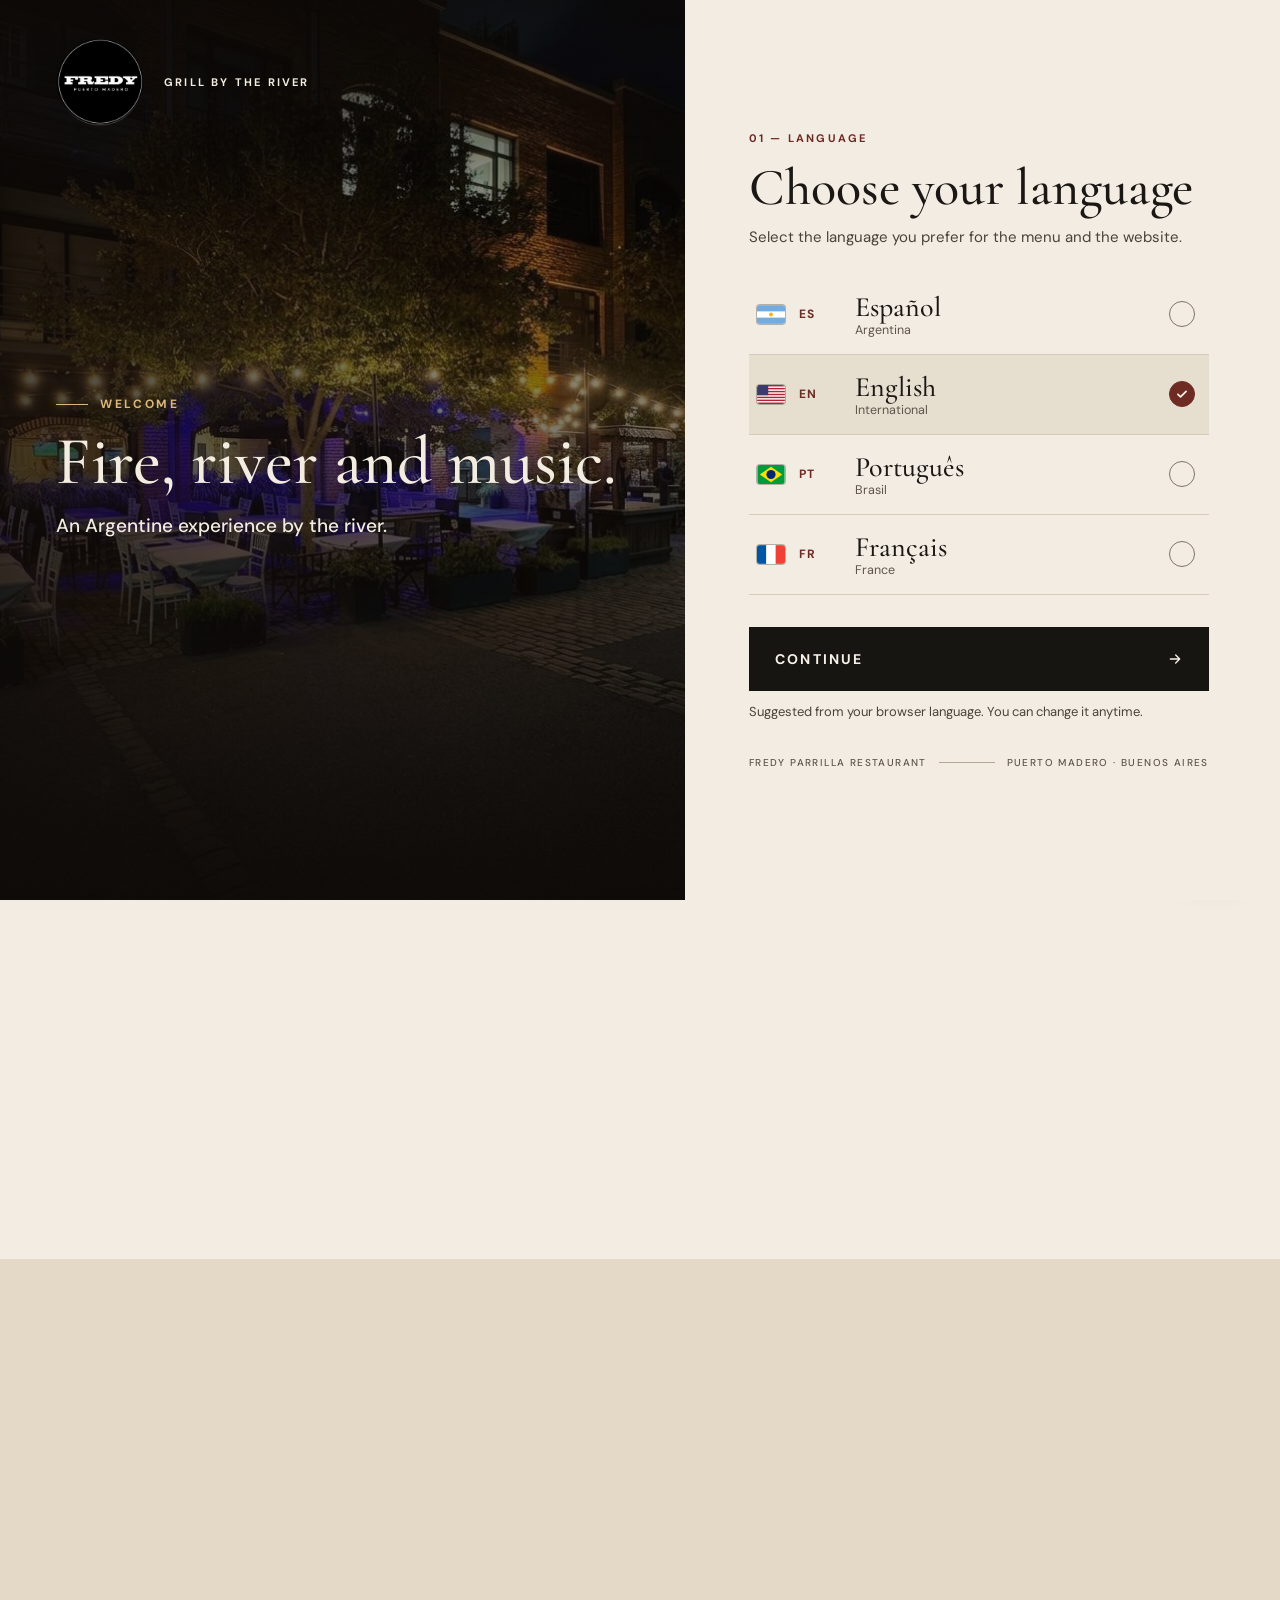
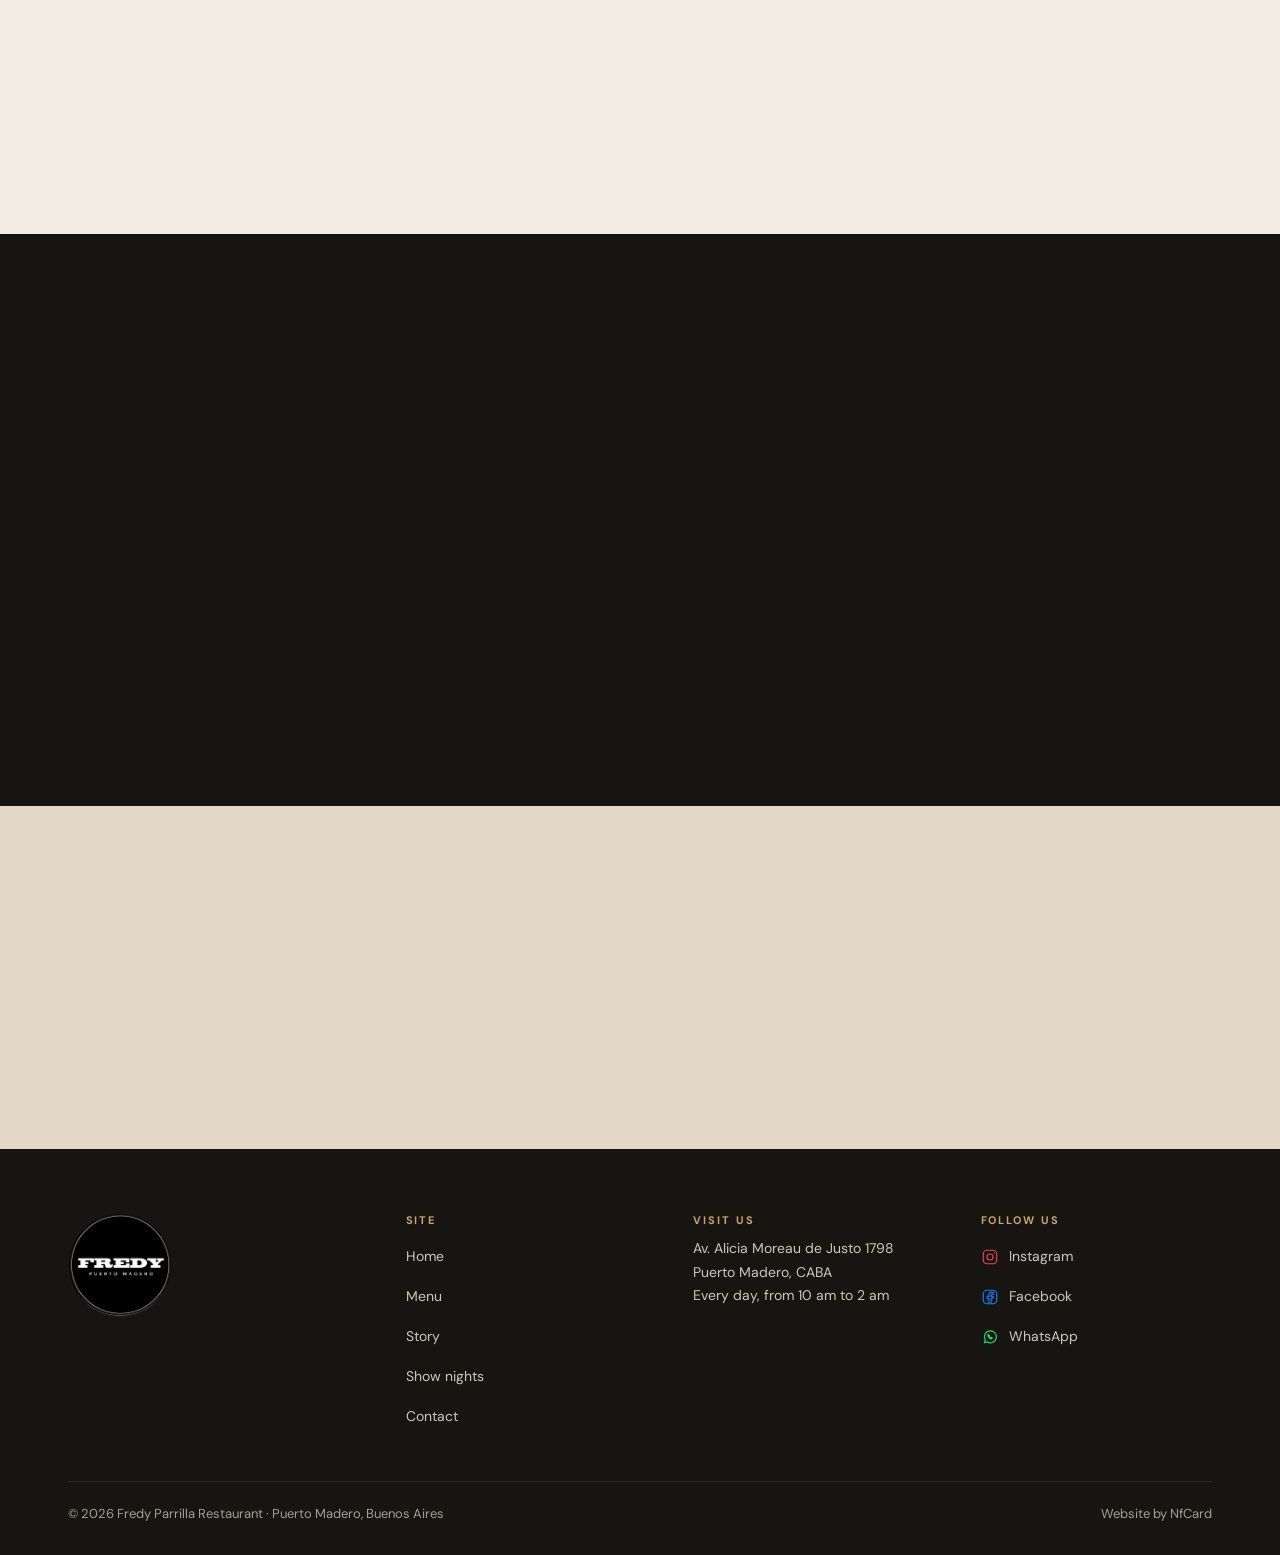
<file: index.html>
<!doctype html>
<html lang="es">
<head>
  <meta charset="utf-8" />
  <meta name="viewport" content="width=device-width, initial-scale=1, viewport-fit=cover" />
  <title>Fredy · Parrilla argentina en Puerto Madero</title>
  <meta name="description" content="Parrilla argentina sobre la costanera de Puerto Madero. Cortes a la brasa, vista a los docks y noches de show en vivo." />
  <meta name="robots" content="noindex" />
  <meta name="theme-color" content="#171512" />
  <meta property="og:type" content="restaurant" />
  <meta property="og:title" content="Fredy · Parrilla argentina en Puerto Madero" />
  <meta property="og:description" content="Cortes a la brasa, vista a los docks y noches de show en vivo." />
  <meta property="og:locale" content="es_AR" />
  <link rel="icon" href="favicon.ico" sizes="any" />
  <link rel="icon" type="image/png" sizes="32x32" href="img/favicon-32.png" />
  <link rel="apple-touch-icon" href="img/apple-touch-icon.png" />
  <link rel="manifest" href="manifest.webmanifest" />
  <script type="application/ld+json">{"@context":"https://schema.org","@type":"Restaurant","name":"Fredy Parrilla Restaurant","servesCuisine":["Parrilla argentina","Argentina"],"telephone":"+5491125278442","priceRange":"$$$","address":{"@type":"PostalAddress","streetAddress":"Av. Alicia Moreau de Justo 1798","addressLocality":"Puerto Madero","addressRegion":"CABA","addressCountry":"AR"},"openingHoursSpecification":[{"@type":"OpeningHoursSpecification","dayOfWeek":["Monday","Tuesday","Wednesday","Thursday","Friday","Saturday","Sunday"],"opens":"10:00","closes":"02:00"}]}</script>
  <link rel="preconnect" href="https://fonts.googleapis.com" />
  <link rel="preconnect" href="https://fonts.gstatic.com" crossorigin />
  <link href="https://fonts.googleapis.com/css2?family=Cormorant+Garamond:ital,wght@0,500;0,600;0,700;1,500&family=DM+Sans:wght@400;500;600;700&display=swap" rel="stylesheet" />
  <link rel="stylesheet" href="css/styles.css" />
  <script src="js/arranque.js" data-inicio></script>
</head>
<body data-pagina="inicio">
  <a class="saltar" href="#contenido" data-i18n="a11y.saltar">Saltar al contenido</a>
  <div id="lugar-cabecera"></div>

  <main id="contenido" tabindex="-1">
    <section class="hero hero-con-foto">
      <div class="wrap hero-in">
        <div class="hero-txt">
          <p class="k k-oro reveal"><i></i><span data-i18n="hero.kicker">Bienvenidos · Puerto Madero</span></p>
          <h1 class="hero-t reveal d1"><span data-i18n="hero.l1">Fuego, río</span><br /><span data-i18n="hero.l2a">y</span> <em data-i18n="hero.l2b">música.</em></h1>
          <p class="hero-p reveal d2" data-i18n="hero.texto">Parrilla argentina sobre la costanera de Puerto Madero. Cortes a la brasa, vista a los docks y noches de show en vivo.</p>
        </div>
        <div class="hero-foto reveal d2">
          <!-- Polaroid: marco blanco con la foto del salón, apenas inclinado. -->
          <figure class="polaroid">
            <img src="img/galeria/salon.jpg" width="1100" height="828" alt="Salón de Fredy con mesas listas para cenar" data-i18n-alt="foto.salonFredy" decoding="async" />
          </figure>
        </div>
      </div>
    </section>

    <section class="bloque b-marfil">
      <div class="wrap dos">
        <div class="historia-foto reveal">
          <div class="ph ph-oscuro ph-foto"><img src="img/galeria/historia.jpg" width="1100" height="825" alt="Frente de Fredy de noche, con el salón lleno" data-i18n-alt="foto.frenteNoche" loading="lazy" decoding="async" /></div>
          <div class="sello"><span class="sello-k" data-i18n="home.desde">Desde</span><span class="sello-n">2010</span></div>
        </div>
        <div class="columna reveal d1">
          <div class="sh"><h2 class="h2n" data-i18n="home.historia.t">Nuestra historia</h2><p class="sub" data-i18n="home.historia.s">Una parrilla clásica, frente al río.</p></div>
          <p class="lead" data-i18n="home.historia.p">Fredy es una parrilla tradicional sobre la costanera de Puerto Madero: sencilla, familiar y con el río de fondo. Abrimos en 2010 y venimos de una cadena de carnicerías familiar de varias generaciones.</p>
          <a class="pill p-ghost-d" href="historia.html"><span data-i18n="home.historia.b">Conocer la historia</span><span class="ar ar-dark" data-icono="flecha"></span></a>
        </div>
      </div>
    </section>

    <section class="bloque b-beige" id="carta">
      <div class="wrap pila">
        <div class="cabeza-fila reveal">
          <div class="sh"><h2 class="h2n" data-i18n="home.platos.t">Nuestros platos</h2><p class="sub" data-i18n="home.carta.s">Del fuego a tu mesa.</p></div>
        </div>
        <!-- Vitrina: un plato grande al centro y los vecinos asomando. El plato del centro lleva a la carta. -->
        <div class="vitrina reveal d1" id="carrusel" role="region" aria-roledescription="carrusel" aria-label="Platos destacados">
          <div class="vitrina-pista" id="carrusel-pista"></div>
          <button class="cb vitrina-flecha vitrina-ant" id="carrusel-ant" type="button" data-icono="flechaIzq"></button>
          <button class="cb vitrina-flecha vitrina-sig" id="carrusel-sig" type="button" data-icono="flechaDer"></button>
          <!-- El botón de pausa se ubica por JS dentro del plato activo, junto a "Ver en la carta". -->
          <button class="cb vitrina-pausa" id="carrusel-pausa" type="button"></button>
          <p class="sr" id="carrusel-anuncio" aria-live="polite"></p>
        </div>
      </div>
    </section>

    <section class="bloque b-carbon">
      <div class="wrap dos dk">
        <div class="columna reveal">
          <div class="sh"><h2 class="h2n" data-i18n="home.show.t">Noches de show</h2><p class="sub" data-i18n="home.show.s">Cena show en vivo, frente al río.</p></div>
          <p class="lead" data-i18n="home.show.p">Solistas y dúos en vivo mientras cenás frente al río. Ideal para festejar en grupo.</p>
          <div class="evs">
            <div class="ev"><span data-icono="calendario"></span><span data-i18n="show.dias">Jueves, viernes, sábados y vísperas de feriado</span></div>
            <div class="ev"><span data-icono="luna"></span><span data-i18n="show.hora">Desde las 22 h</span></div>
            <div class="ev"><span data-icono="copa"></span><span data-i18n="show.menu">Menú show: entrada, principal, postre y bebida</span></div>
          </div>
          <div class="gchips">
            <span class="gchip" data-i18n="genero.tango">Tango</span><span class="gchip" data-i18n="genero.folclore">Folclore</span><span class="gchip" data-i18n="genero.melodicos">Melódicos</span><span class="gchip" data-i18n="genero.cumbia">Cumbia</span><span class="gchip" data-i18n="genero.cuarteto">Cuarteto</span>
          </div>
          <p class="nota-oro" data-i18n="show.nota">Precio del menú y adicional por show (si corresponde), informados antes de reservar.</p>
          <a class="pill p-ghost" href="noches-de-show.html"><span data-i18n="home.show.b">Ver las noches de show</span><span class="ar" data-icono="flecha"></span></a>
        </div>
        <div class="doble-foto reveal d1">
          <div class="ph doble-a ph-foto"><img src="img/galeria/show.jpg" width="900" height="1200" alt="Cantante en vivo en el salón de Fredy, con las mesas llenas" style="object-position: center 45%" data-i18n-alt="foto.show" loading="lazy" decoding="async" /></div>
          <div class="ph doble-b ph-foto"><img src="img/galeria/publico.jpg" width="900" height="1200" alt="Gente bailando y festejando en el salón de Fredy" style="object-position: center 55%" data-i18n-alt="foto.publico" loading="lazy" decoding="async" /></div>
        </div>
      </div>
    </section>

    <section class="bloque b-marfil" data-i18n-aria="home.mas.aria" aria-label="Mediodía, pedidos y eventos">
      <div class="wrap pila">
        <div class="sh reveal"><h2 class="h2n" data-i18n="home.mas.t">Más de Fredy</h2><p class="sub" data-i18n="home.mas.s">Mediodía, pedidos y eventos.</p></div>
        <div class="cards">
          <article class="card reveal">
            <span class="ic" data-icono="sol"></span>
            <p class="k" data-i18n="home.mas.k1">Mediodía</p>
            <h3 data-i18n="home.mas.t1">Promo ejecutiva</h3>
            <p class="card-p" data-i18n="home.mas.p1">Mini parrillada o bife de chorizo, con guarnición, bebida y postre.</p>
          </article>
          <article class="card card-bordo reveal d1">
            <span class="ic" data-icono="bolsaFuego"></span>
            <p class="k" data-i18n="home.mas.k2">Pedí online</p>
            <h3 data-i18n="home.mas.t2">Fredy para llevar</h3>
            <p class="card-p" data-i18n="home.mas.p2">Armá tu pedido y retiralo en el local. Lo enviás por WhatsApp y ahí te confirmamos el total y cómo pagar.</p>
          </article>
          <article class="card reveal d2">
            <span class="ic" data-icono="brindis"></span>
            <p class="k" data-i18n="home.mas.k3">Eventos</p>
            <h3 data-i18n="home.mas.t3">Festejá en Fredy</h3>
            <p class="card-p" data-i18n="home.mas.p3">Cumpleaños, aniversarios, despedidas y empresas. Salón, terraza, DJ y barra de tragos.</p>
          </article>
        </div>
      </div>
    </section>

    <section class="bloque b-carbon">
      <div class="wrap dos dk opiniones">
        <div class="columna reveal">
          <div class="sh"><h2 class="h2n" data-i18n="home.op.t">Opiniones</h2><p class="sub" data-i18n="home.op.s">Lo que dicen de Fredy.</p></div>
          <p class="lead" data-i18n="home.op.p">¿Ya nos visitaste? Tu opinión nos ayuda a mejorar y a que otros nos conozcan.</p>
          <a class="pill p-gold" data-enlace="ficha" target="_blank" rel="noopener"><span data-i18n="home.op.b">Dejanos tu reseña</span><span class="ar" data-icono="flecha"></span></a>
          <a class="lk lk-oro" data-enlace="ficha" target="_blank" rel="noopener"><span data-i18n="home.op.l">Ver todas en Google</span><i data-icono="flecha"></i></a>
        </div>
        <div class="foto-sola reveal d1"><div class="ph ph-foto"><img src="img/galeria/mesa-vino.jpg" width="934" height="1000" alt="Ensalada, pan y vino en el salón de Fredy" style="object-position: center 75%" data-i18n-alt="foto.mesaVino" loading="lazy" decoding="async" /></div></div>
      </div>
    </section>

    <section class="bloque b-beige">
      <div class="wrap">
        <div class="ficha reveal">
          <div class="sh"><h2 class="h2n h2-ficha" data-i18n="home.con.t">Contacto</h2><p class="sub sub-ficha" data-i18n="home.con.s">Te esperamos frente al río.</p></div>
          <div class="ficha-datos">
            <span class="ficha-dato"><i data-icono="ubicacion"></i><span><span data-dato="direccion">Av. Alicia Moreau de Justo 1798</span>, Puerto Madero</span></span>
            <span class="ficha-dato"><i data-icono="reloj"></i><span data-i18n="con.horario">Todos los días, de 10:00 a 02:00 hs</span></span>
          </div>
          <div class="ficha-botones">
            <a class="pill p-red" data-enlace="llegar" target="_blank" rel="noopener"><span data-i18n="con.llegar">Cómo llegar</span><span class="ar" data-icono="flecha"></span></a>
            <a class="pill p-ghost-d solo-movil" data-enlace="whatsapp" target="_blank" rel="noopener"><span data-i18n="con.whatsapp">WhatsApp</span><span class="ar ar-dark" data-icono="flecha"></span></a>
          </div>
        </div>
      </div>
    </section>
  </main>

  <div id="lugar-pie"></div>

  <!-- Intro: solo la primera visita. Logo → idioma → espátulas → Inicio. -->
  <div class="intro" id="intro" data-etapa="carga">
    <div class="intro-carga" aria-hidden="true">
      <div class="logo-aro">
        <svg class="aro" width="172" height="172" viewBox="0 0 172 172" focusable="false"><circle cx="86" cy="86" r="83" /></svg>
        <img src="img/logo.png" alt="" width="136" height="136" />
      </div>
    </div>

    <div class="idioma">
      <section class="idioma-foto">
        <div class="idioma-marca">
          <img src="img/logo.png" alt="Fredy Puerto Madero" width="88" height="88" />
          <span class="idioma-lema" data-i18n="intro.lema">Parrilla frente al río</span>
        </div>
        <div class="idioma-txt">
          <p class="k k-oro"><i></i><span data-i18n="intro.bienvenidos">Bienvenidos</span></p>
          <p class="idioma-t" data-i18n="intro.titulo">Fuego, río y música.</p>
          <p class="idioma-b" data-i18n="intro.bajada">Una experiencia argentina frente al río.</p>
        </div>
      </section>

      <section class="idioma-panel">
        <form class="idioma-form" id="form-idioma">
          <p class="idioma-paso" data-i18n="intro.paso">01 — Idioma</p>
          <h1 class="idioma-h" id="titulo-idioma" tabindex="-1" data-i18n="intro.elegi">Elegí tu idioma</h1>
          <p class="idioma-ayuda" data-i18n="intro.ayuda">Seleccioná el idioma en el que preferís recorrer la carta y la web.</p>
          <div class="opciones" id="opciones-idioma" role="radiogroup" aria-labelledby="titulo-idioma"></div>
          <button class="continuar" type="submit"><span data-i18n="intro.continuar">Continuar</span><i data-icono="flecha"></i></button>
          <p class="idioma-nota" id="intro-sugerido"></p>
          <p class="idioma-pie"><span data-i18n="intro.pie1">Fredy Parrilla Restaurant</span><i></i><span><span data-i18n="intro.pie2">Puerto Madero</span><span class="pie-ba"> · Buenos Aires</span></span></p>
        </form>
      </section>
    </div>

    <div class="intro-salida" role="status">
      <span class="sr" data-i18n="intro.cargando">Cargando</span>
      <div class="parrillero" aria-hidden="true">
        <span class="esp esp-izq" data-icono="espatula"></span>
        <img src="img/logo.png" alt="" width="136" height="136" />
        <span class="esp esp-der" data-icono="espatula"></span>
      </div>
      <span class="barra-carga" aria-hidden="true"><i></i></span>
    </div>
  </div>

  <script src="js/data.js"></script>
  <script src="js/i18n.js"></script>
  <script src="js/icons.js"></script>
  <script src="js/common.js"></script>
  <script src="js/cart.js"></script>
  <script src="js/app.js"></script>
</body>
</html>
</file>
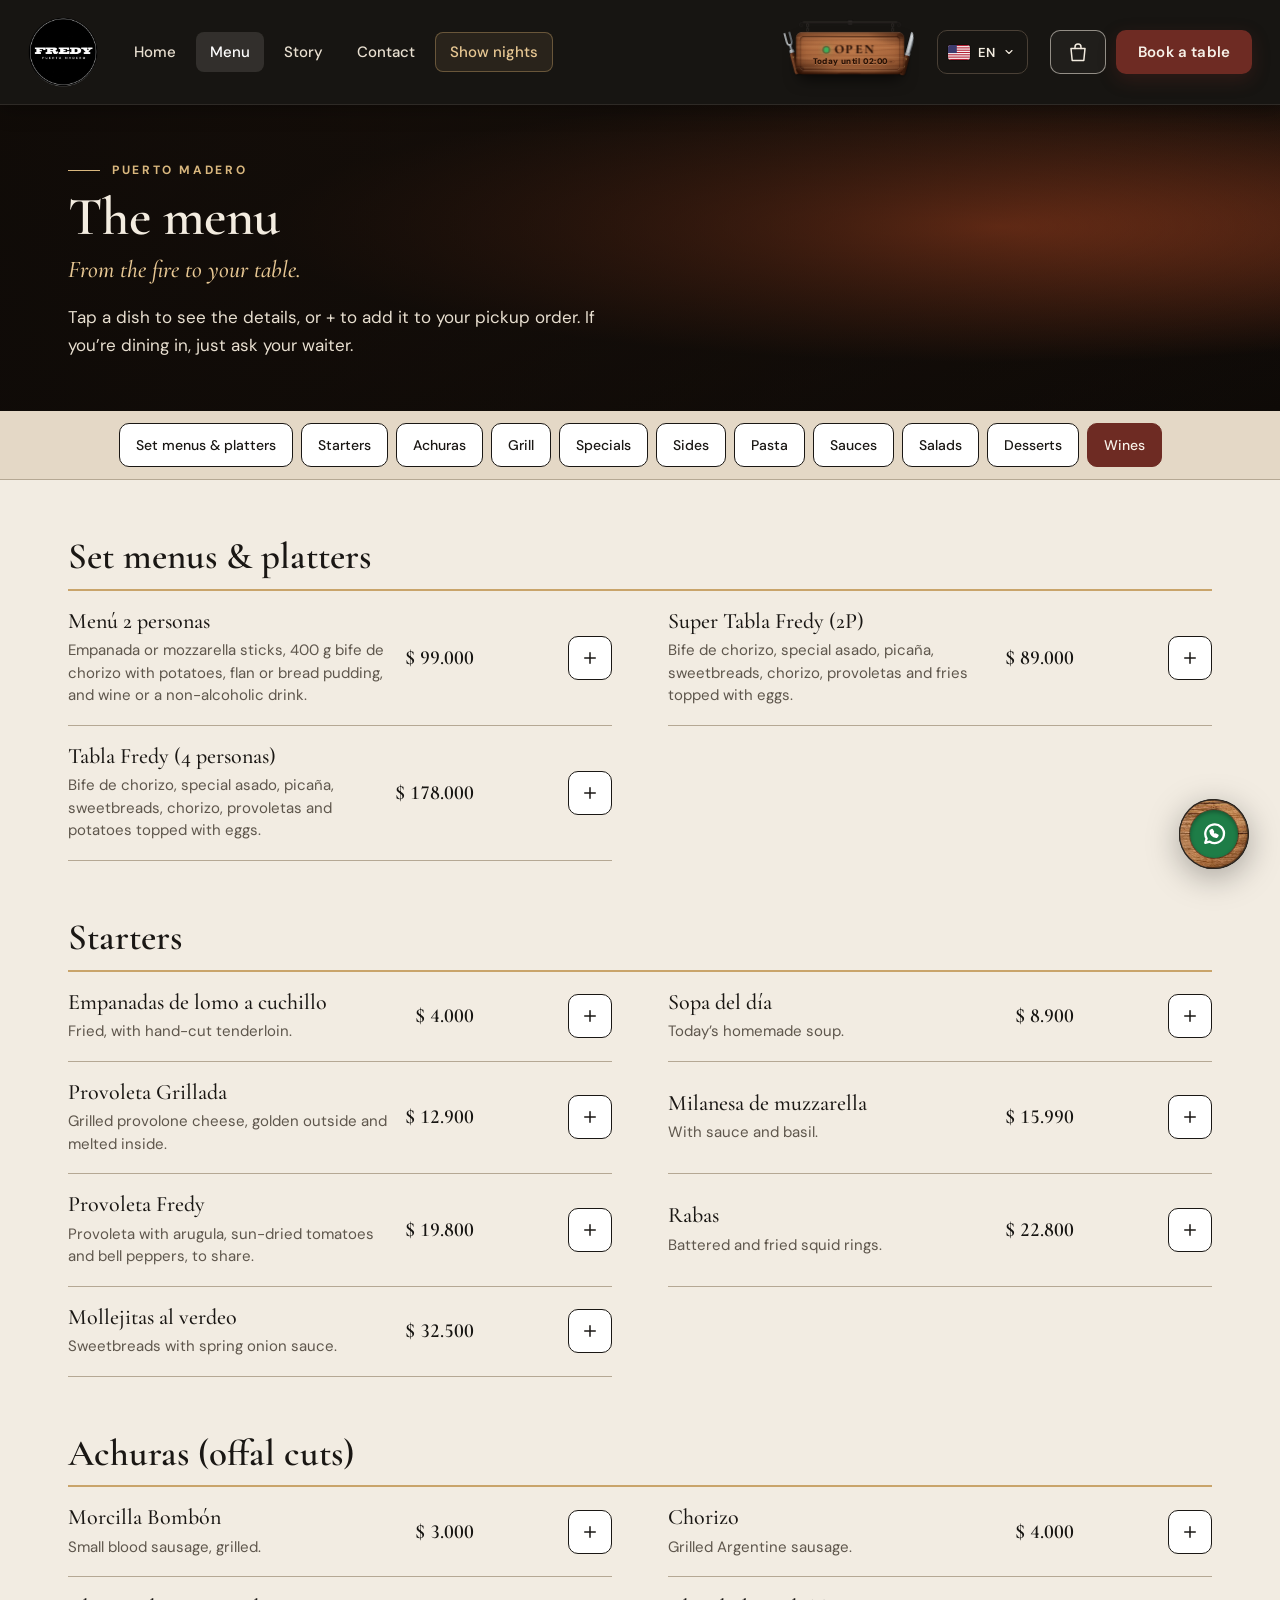
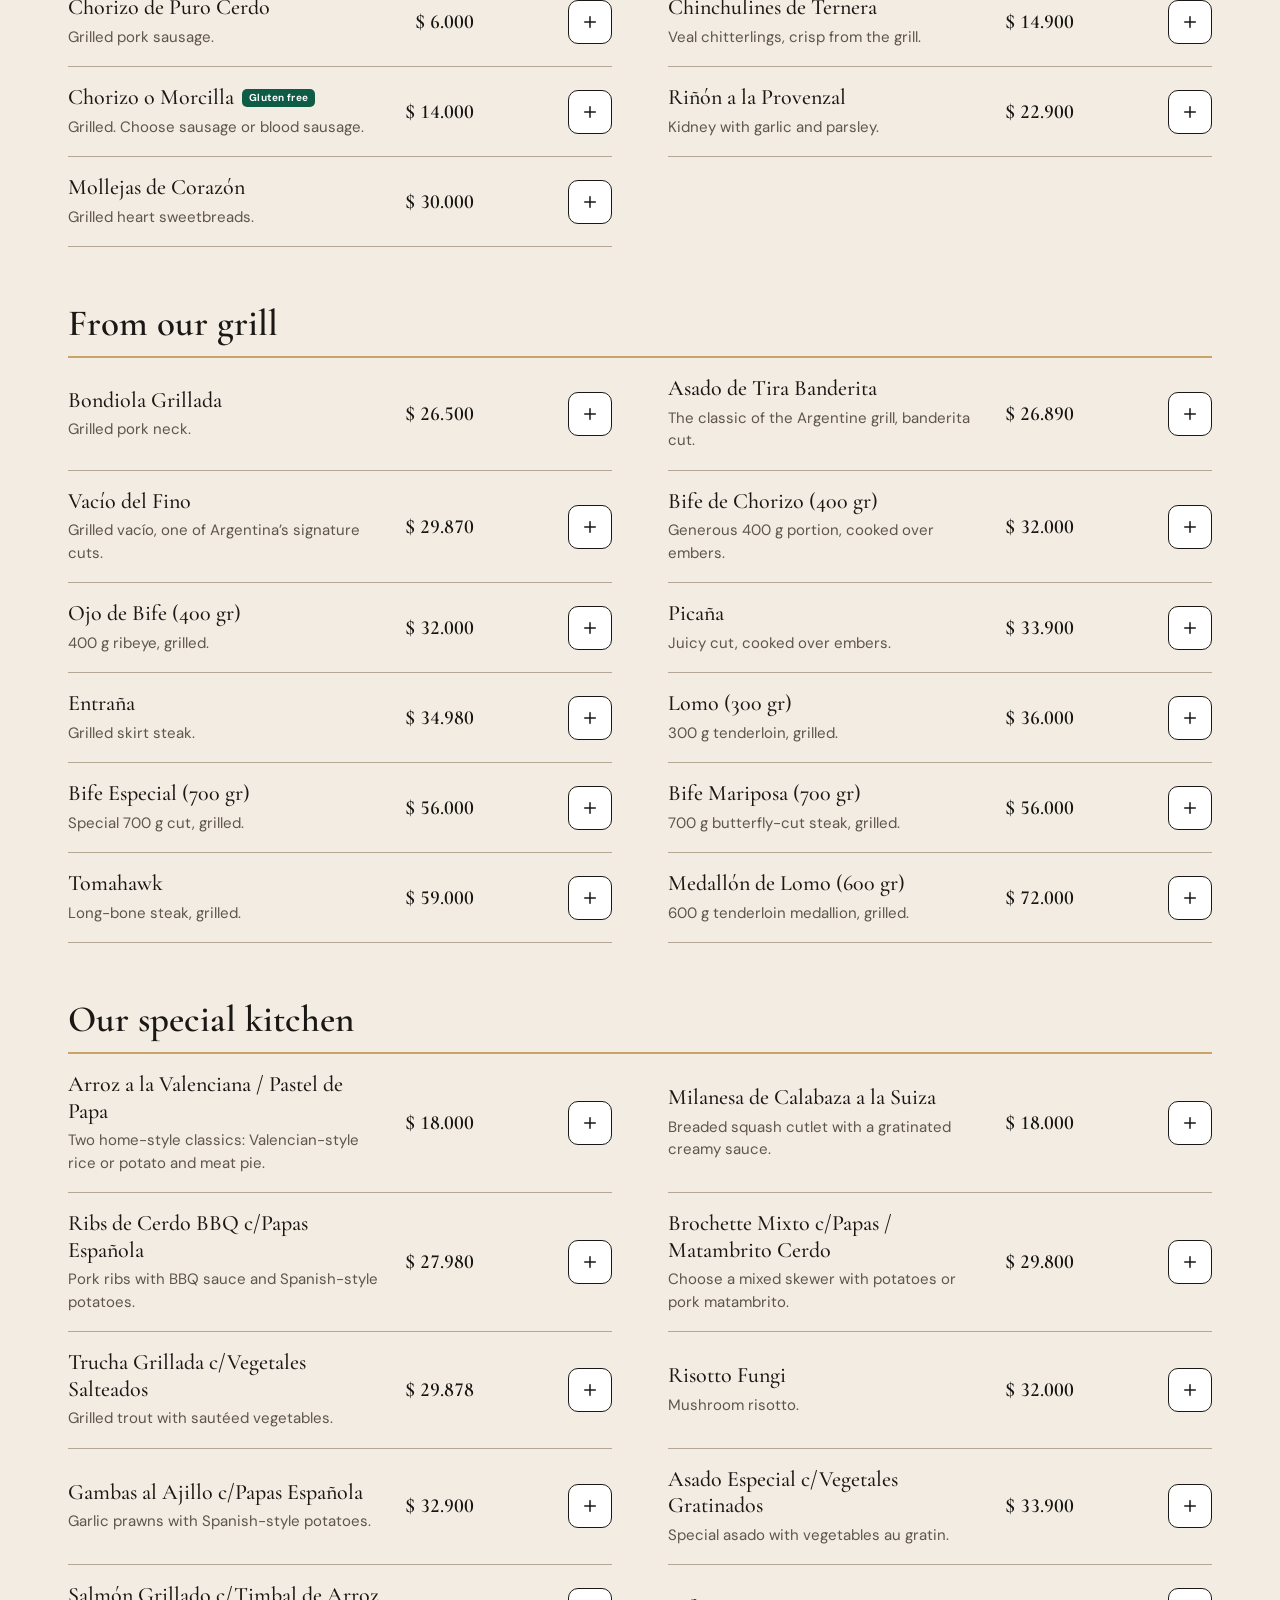
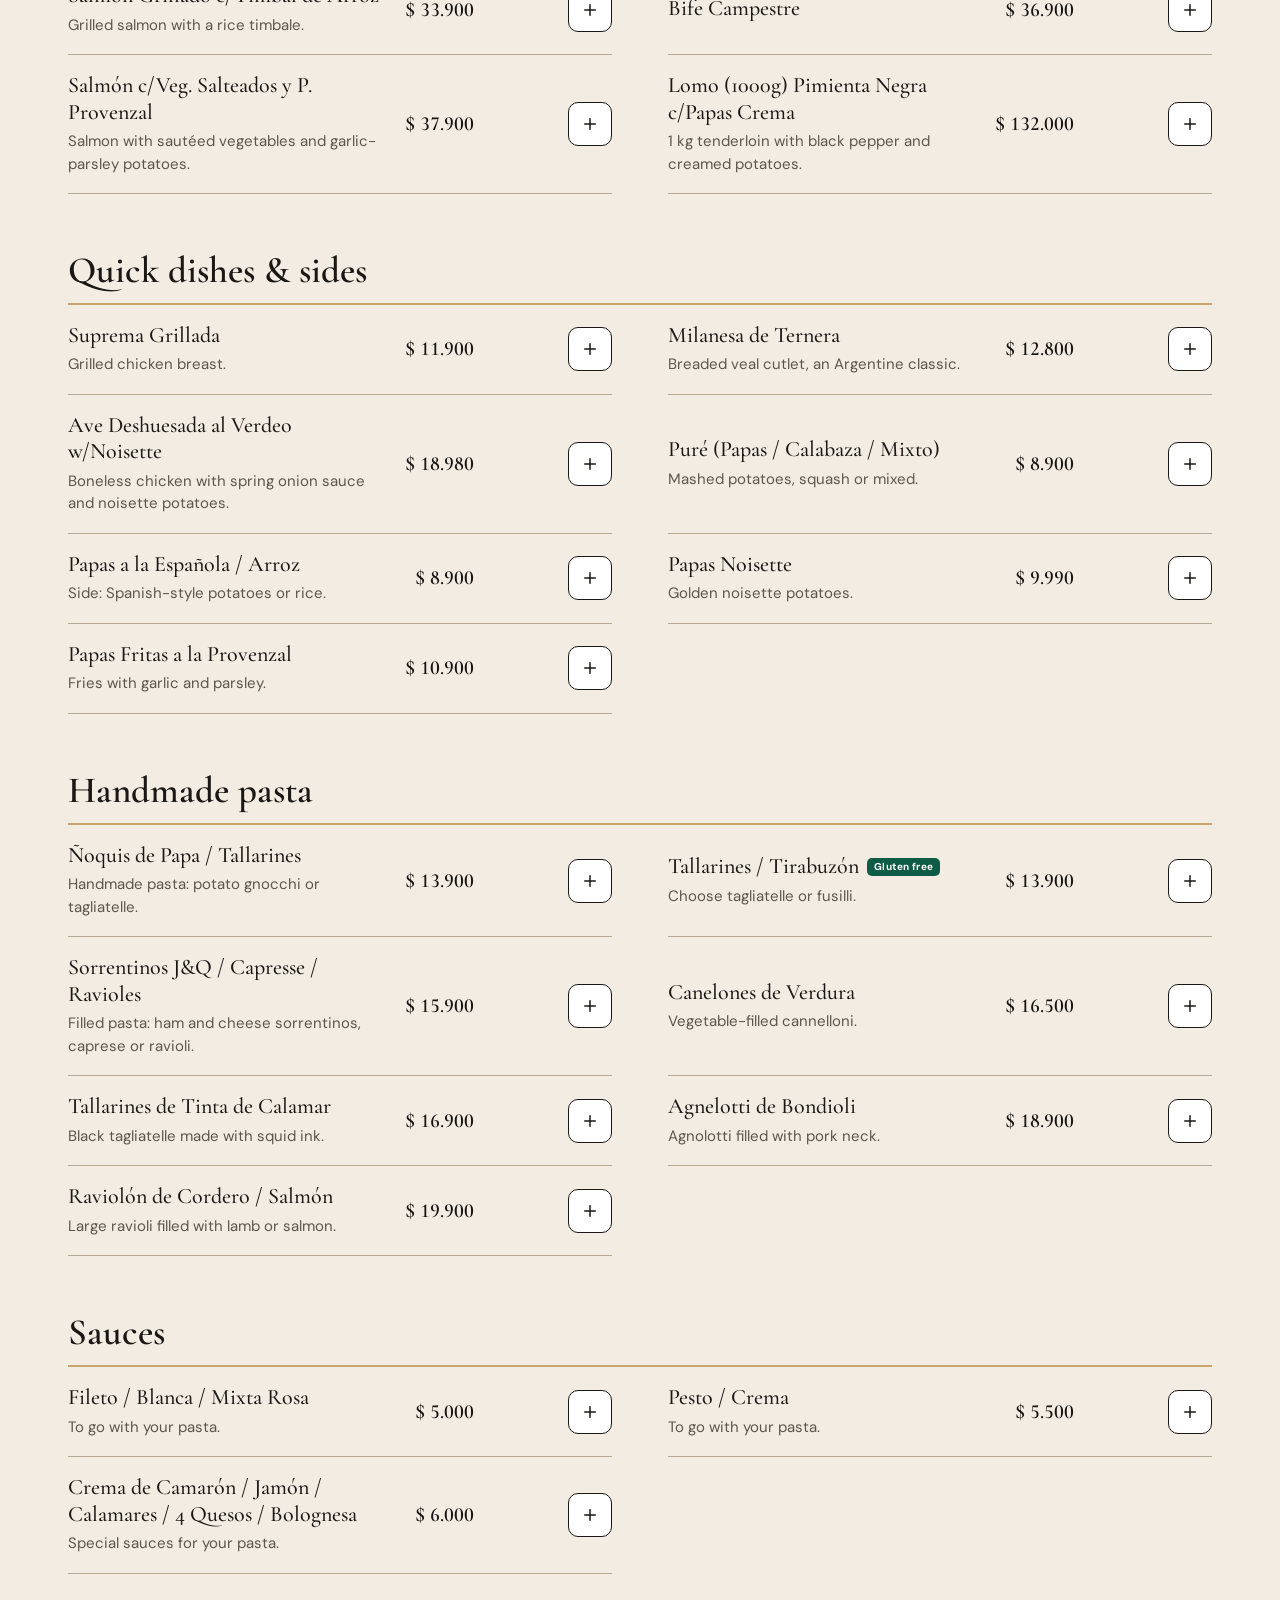
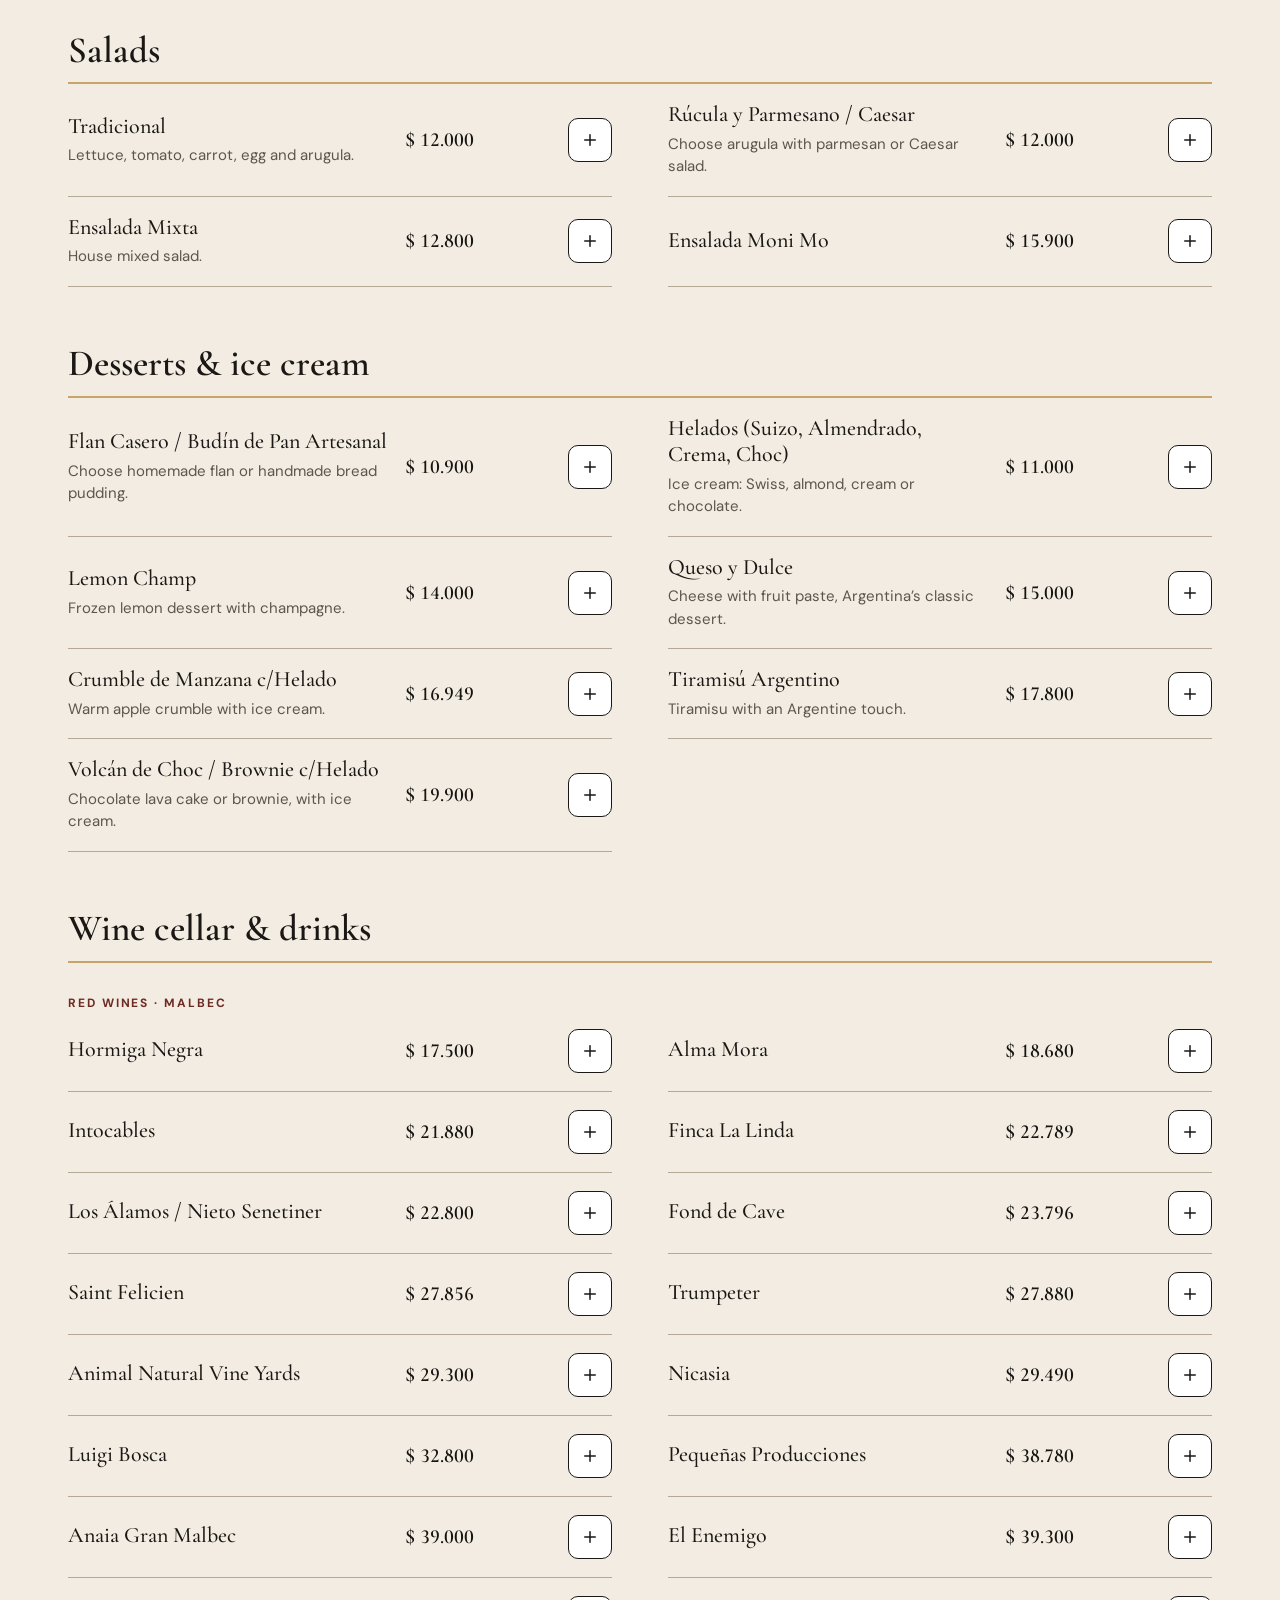
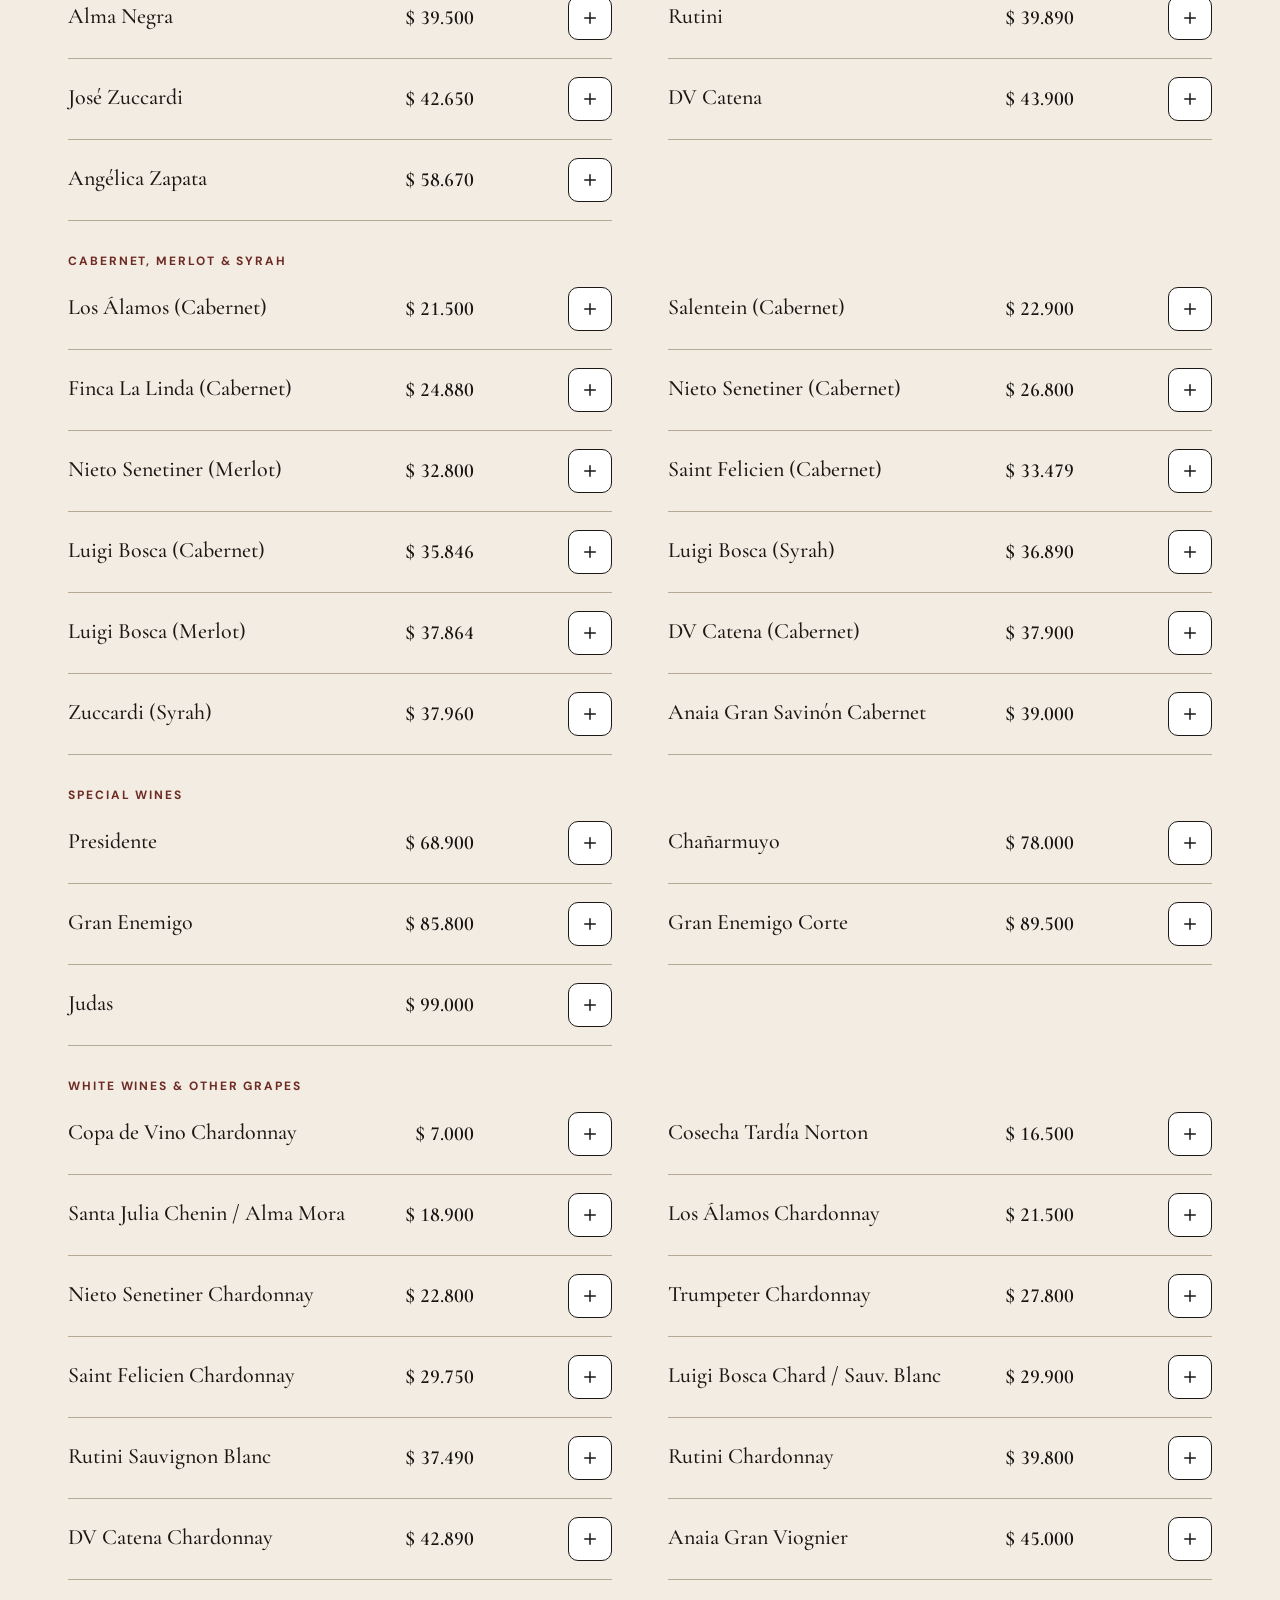
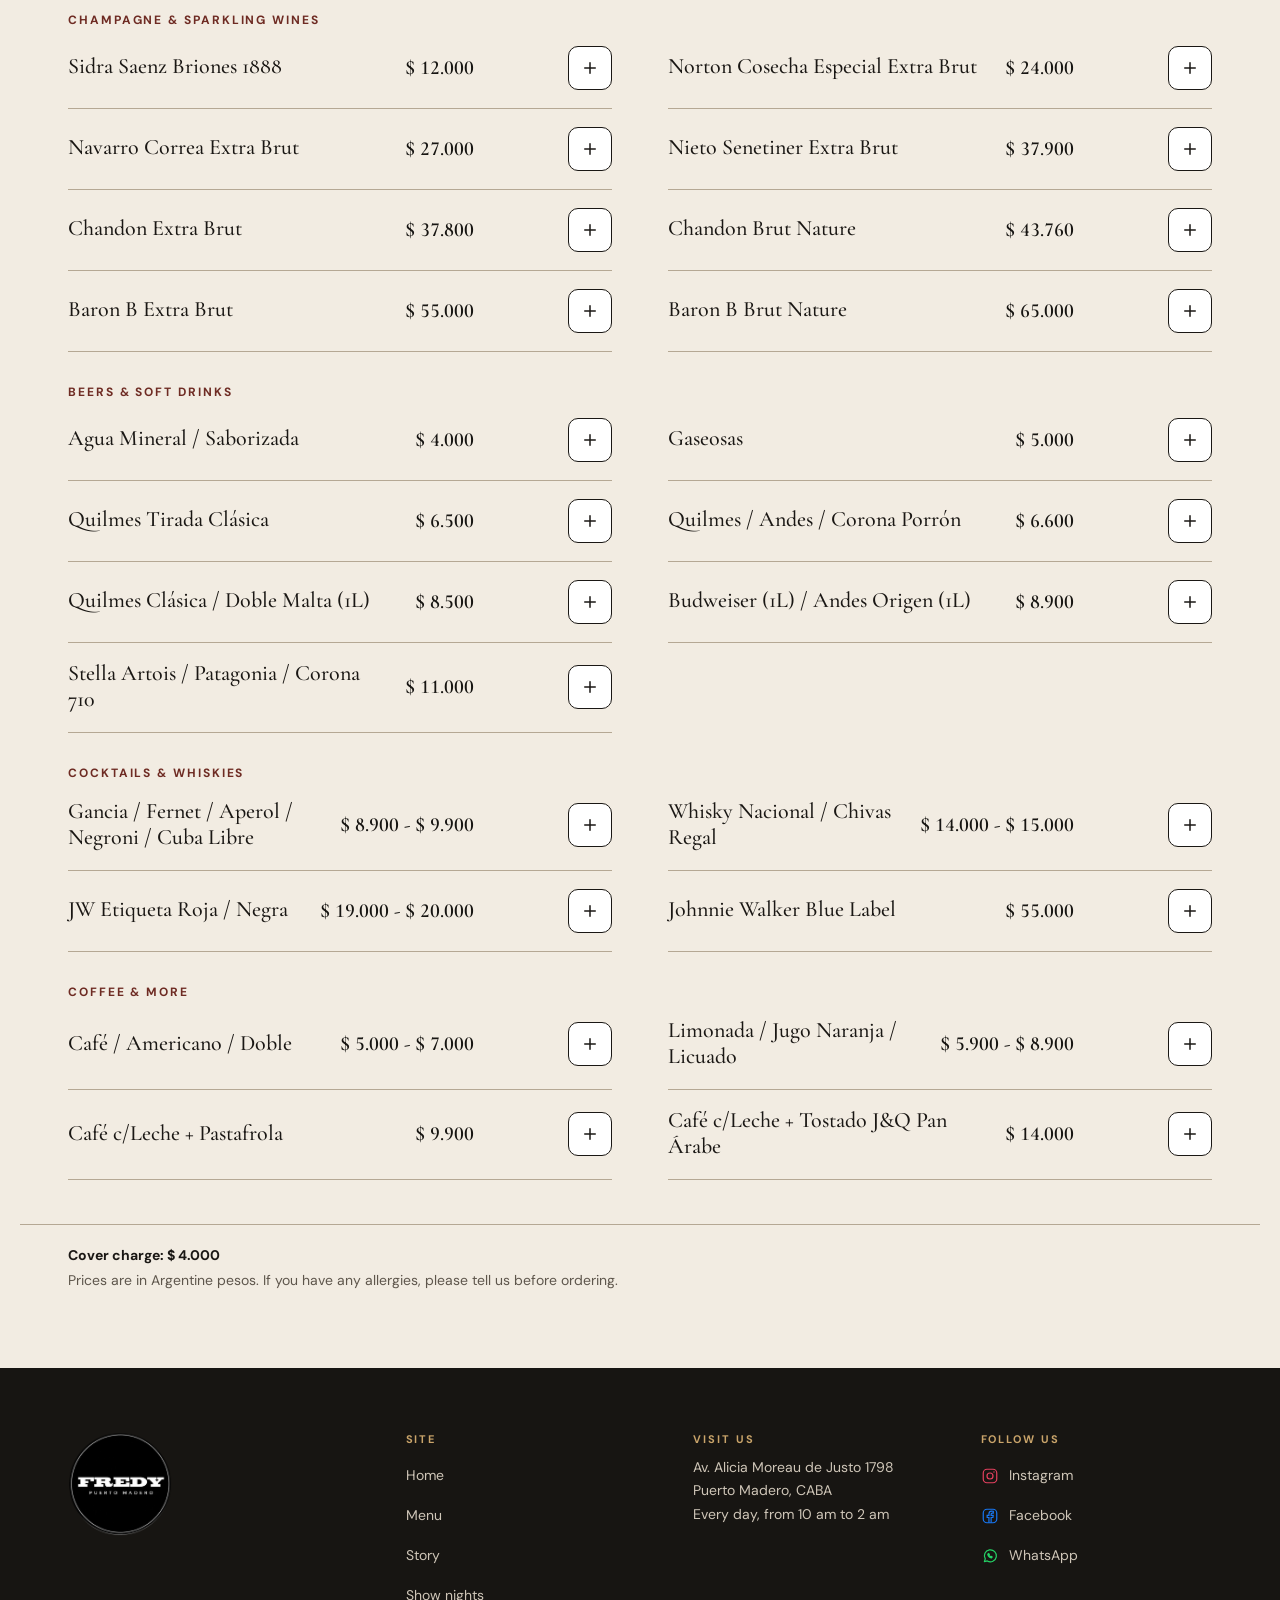
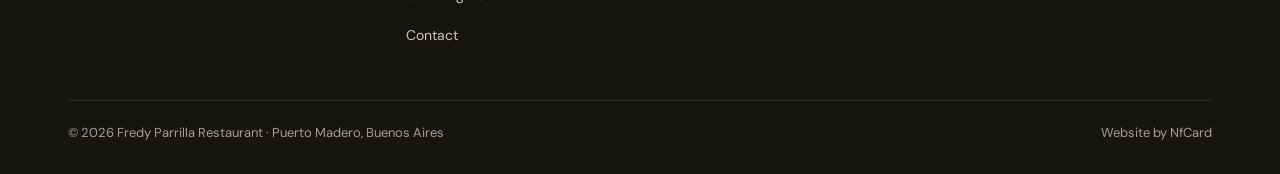
<file: carta.html>
<!doctype html>
<html lang="es">
<head>
  <meta charset="utf-8" />
  <meta name="viewport" content="width=device-width, initial-scale=1, viewport-fit=cover" />
  <title>La carta · Fredy Puerto Madero</title>
  <meta name="description" content="La carta de Fredy: parrilla, achuras, pastas artesanales, cocina especial, postres y bodega." />
  <meta name="robots" content="noindex" />
  <meta name="theme-color" content="#171512" />
  <meta property="og:type" content="website" />
  <meta property="og:title" content="La carta · Fredy Puerto Madero" />
  <meta property="og:description" content="Parrilla, achuras, pastas artesanales, postres y bodega." />
  <link rel="icon" href="favicon.ico" sizes="any" />
  <link rel="icon" type="image/png" sizes="32x32" href="img/favicon-32.png" />
  <link rel="apple-touch-icon" href="img/apple-touch-icon.png" />
  <link rel="manifest" href="manifest.webmanifest" />
  <link rel="preconnect" href="https://fonts.googleapis.com" />
  <link rel="preconnect" href="https://fonts.gstatic.com" crossorigin />
  <link href="https://fonts.googleapis.com/css2?family=Cormorant+Garamond:ital,wght@0,500;0,600;0,700;1,500&family=DM+Sans:wght@400;500;600;700&display=swap" rel="stylesheet" />
  <link rel="stylesheet" href="css/styles.css" />
  <script src="js/arranque.js"></script>
</head>
<body data-pagina="carta">
  <a class="saltar" href="#contenido" data-i18n="a11y.saltar">Saltar al contenido</a>
  <div id="lugar-cabecera"></div>

  <main id="contenido" tabindex="-1">
    <section class="pagehero">
      <div class="wrap pagehero-in">
        <p class="k k-oro reveal"><i></i><span data-i18n="carta.kicker">Puerto Madero</span></p>
        <h1 class="h2n reveal d1" data-i18n="carta.t">La carta</h1>
        <p class="sub reveal d1" data-i18n="carta.s">Del fuego a tu mesa.</p>
        <p class="pagehero-p reveal d2" data-i18n="carta.p">Tocá un plato para ver el detalle o el + para sumarlo a tu pedido para retirar. Si comés en el salón, se lo pedís al mozo.</p>
      </div>
    </section>

    <nav class="carta-chips" id="carta-chips" aria-label="Categorías de la carta"></nav>

    <div class="carta-fondo">
      <div class="wrap carta-cuerpo" id="carta-cuerpo"></div>
      <div class="wrap carta-notas">
        <p class="carta-cubierto" id="carta-cubierto"></p>
        <p data-i18n="carta.nota">Los precios están en pesos argentinos. Si tenés alguna alergia, avisanos antes de pedir.</p>
      </div>
    </div>
  </main>

  <a class="carta-acceso" id="carta-acceso" href="pedir.html" hidden>
    <!-- Solo la bolsa y el número a la vista; la frase queda para lectores de pantalla. -->
    <i data-icono="bolsa"></i>
    <span class="carta-acceso-n" data-acceso-n>0</span>
    <span class="sr" data-i18n="carta.verPedido">Ver mi pedido</span>
  </a>

  <div id="lugar-pie"></div>

  <script src="js/data.js"></script>
  <script src="js/i18n.js"></script>
  <script src="js/icons.js"></script>
  <script src="js/common.js"></script>
  <script src="js/cart.js"></script>
  <script src="js/carta.js"></script>
</body>
</html>
</file>
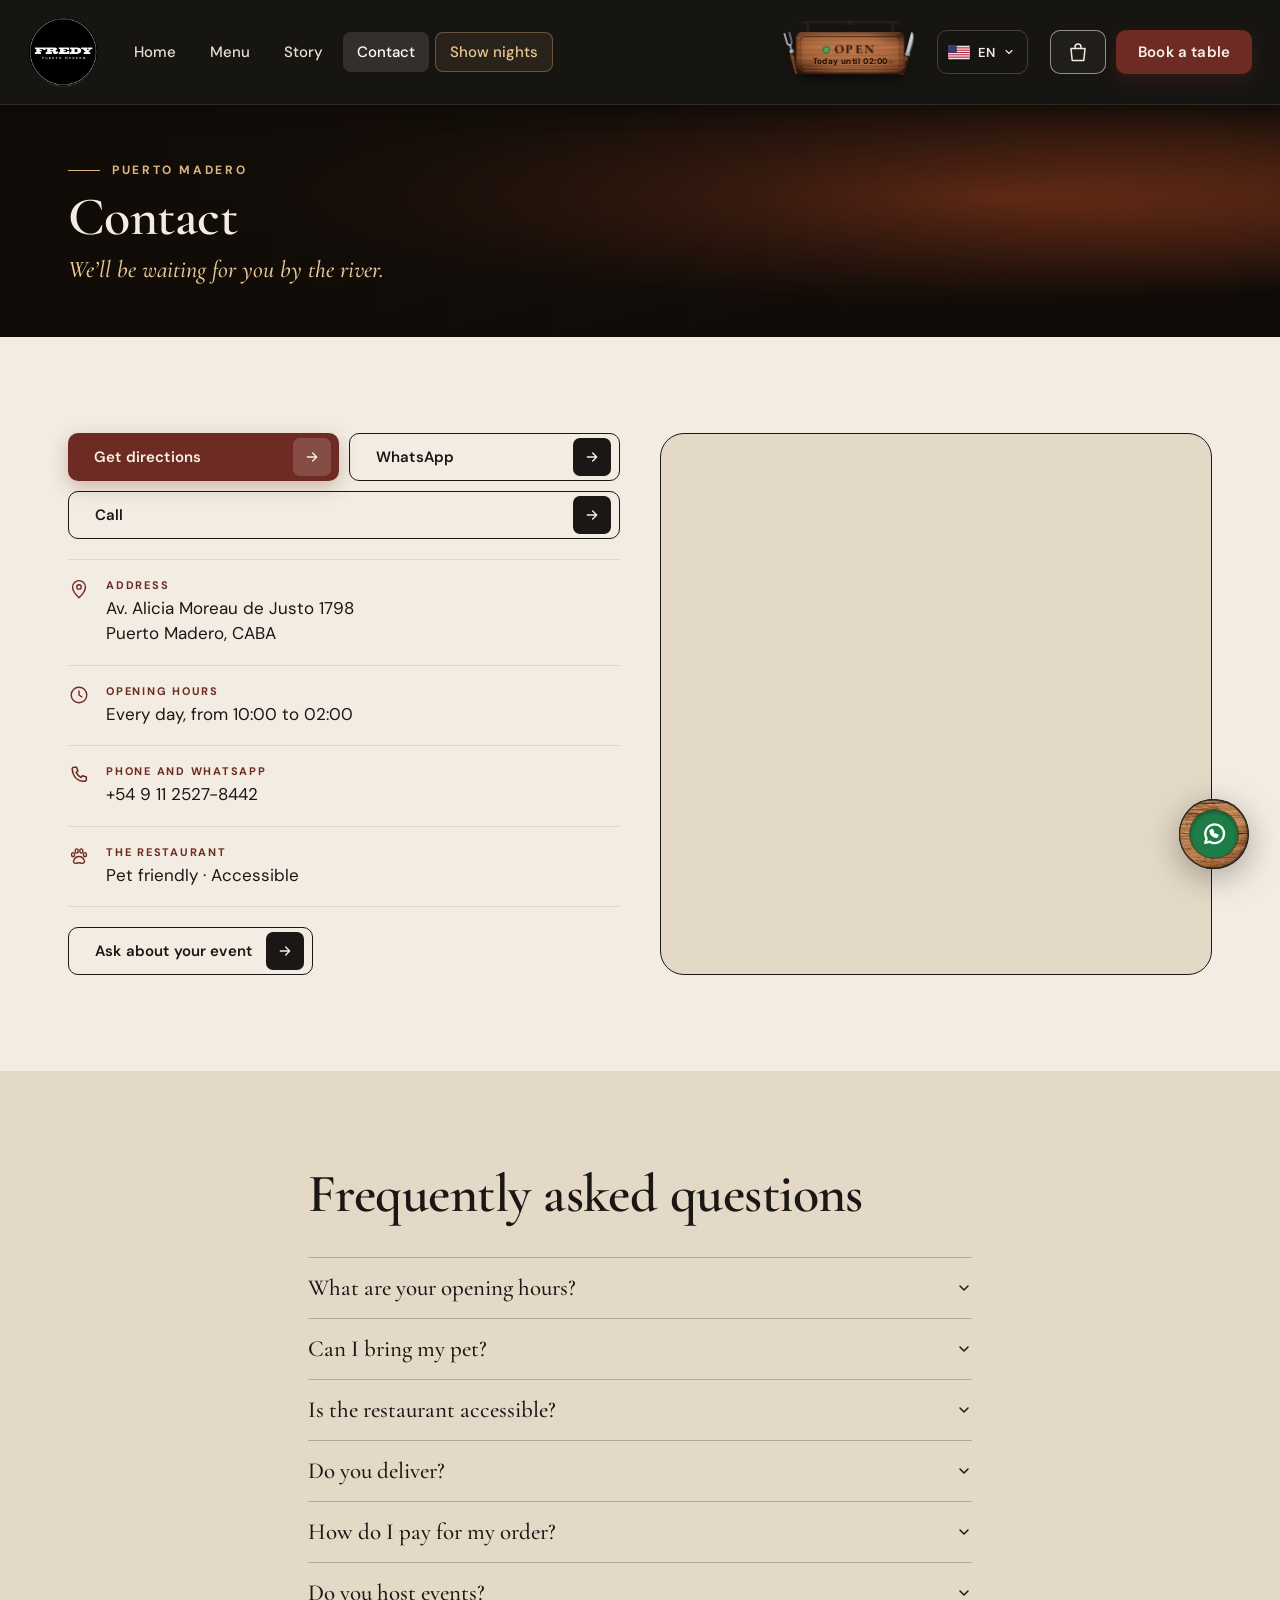
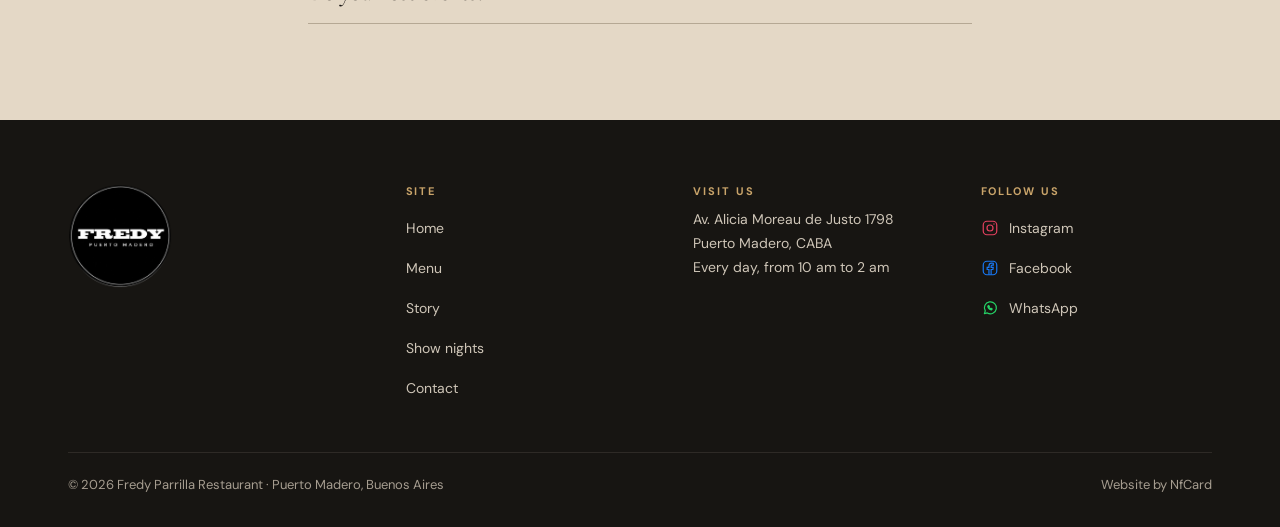
<file: contacto.html>
<!doctype html>
<html lang="es">
<head>
  <meta charset="utf-8" />
  <meta name="viewport" content="width=device-width, initial-scale=1, viewport-fit=cover" />
  <title>Contacto · Fredy Puerto Madero</title>
  <meta name="description" content="Dirección, horarios, WhatsApp y cómo llegar a Fredy, en Av. Alicia Moreau de Justo 1798, Puerto Madero." />
  <meta name="robots" content="noindex" />
  <meta name="theme-color" content="#171512" />
  <meta property="og:type" content="website" />
  <meta property="og:title" content="Contacto · Fredy Puerto Madero" />
  <meta property="og:description" content="Te esperamos frente al río." />
  <link rel="icon" href="favicon.ico" sizes="any" />
  <link rel="icon" type="image/png" sizes="32x32" href="img/favicon-32.png" />
  <link rel="apple-touch-icon" href="img/apple-touch-icon.png" />
  <link rel="manifest" href="manifest.webmanifest" />
  <link rel="preconnect" href="https://fonts.googleapis.com" />
  <link rel="preconnect" href="https://fonts.gstatic.com" crossorigin />
  <link href="https://fonts.googleapis.com/css2?family=Cormorant+Garamond:ital,wght@0,500;0,600;0,700;1,500&family=DM+Sans:wght@400;500;600;700&display=swap" rel="stylesheet" />
  <link rel="stylesheet" href="css/styles.css" />
  <script src="js/arranque.js"></script>
</head>
<body data-pagina="contacto">
  <a class="saltar" href="#contenido" data-i18n="a11y.saltar">Saltar al contenido</a>
  <div id="lugar-cabecera"></div>

  <main id="contenido" tabindex="-1">
    <section class="pagehero">
      <div class="wrap pagehero-in">
        <p class="k k-oro reveal"><i></i><span data-i18n="con.kicker">Puerto Madero</span></p>
        <h1 class="h2n reveal d1" data-i18n="con.t">Contacto</h1>
        <p class="sub reveal d1" data-i18n="con.s">Te esperamos frente al río.</p>
      </div>
    </section>

    <section class="bloque b-marfil">
      <div class="wrap contacto-grid">
        <div class="columna reveal">
          <div class="acciones">
            <a class="pill p-red" data-enlace="llegar" target="_blank" rel="noopener"><span data-i18n="con.llegar">Cómo llegar</span><span class="ar" data-icono="flecha"></span></a>
            <a class="pill p-ghost-d" data-enlace="whatsapp" target="_blank" rel="noopener"><span data-i18n="con.escribir">WhatsApp</span><span class="ar ar-dark" data-icono="flecha"></span></a>
            <a class="pill p-ghost-d" data-enlace="telefono"><span data-i18n="con.llamar">Llamar</span><span class="ar ar-dark" data-icono="flecha"></span></a>
          </div>
          <div class="infos">
            <div class="inf"><i data-icono="ubicacion"></i><div><b data-i18n="con.direccion">Dirección</b><span data-dato="direccion">Av. Alicia Moreau de Justo 1798</span><br /><span data-dato="barrio">Puerto Madero, CABA</span></div></div>
            <div class="inf" id="horarios"><i data-icono="reloj"></i><div><b data-i18n="con.horarios">Horarios</b><span data-i18n="con.horario">Todos los días, de 10:00 a 02:00 hs</span></div></div>
            <div class="inf"><i data-icono="telefono"></i><div><b data-i18n="con.telefono">Teléfono y WhatsApp</b><span data-dato="whatsappTexto">+54 9 11 2527-8442</span></div></div>
            <div class="inf"><i data-icono="huella"></i><div><b data-i18n="con.local">El local</b><span class="locales"><span data-i18n="con.pet">Pet friendly</span> · <span data-i18n="con.accesible">Accesible</span></span></div></div>
          </div>
          <a class="pill p-ghost-d" id="contacto-evento" target="_blank" rel="noopener"><span data-i18n="con.evento">Consultá por tu evento</span><span class="ar ar-dark" data-icono="flecha"></span></a>
        </div>
        <div class="mapa reveal d1">
          <iframe id="mapa" title="Mapa de Fredy en Puerto Madero" loading="lazy" referrerpolicy="no-referrer-when-downgrade"></iframe>
        </div>
      </div>
    </section>

    <section class="bloque b-beige">
      <div class="wrap pila angosto">
        <div class="sh reveal"><h2 class="h2n" data-i18n="con.faq">Preguntas frecuentes</h2></div>
        <div class="faqs reveal d1" id="faq"></div>
      </div>
    </section>
  </main>

  <div id="lugar-pie"></div>

  <script src="js/data.js"></script>
  <script src="js/i18n.js"></script>
  <script src="js/icons.js"></script>
  <script src="js/common.js"></script>
  <script src="js/cart.js"></script>
  <script src="js/contacto.js"></script>
</body>
</html>
</file>
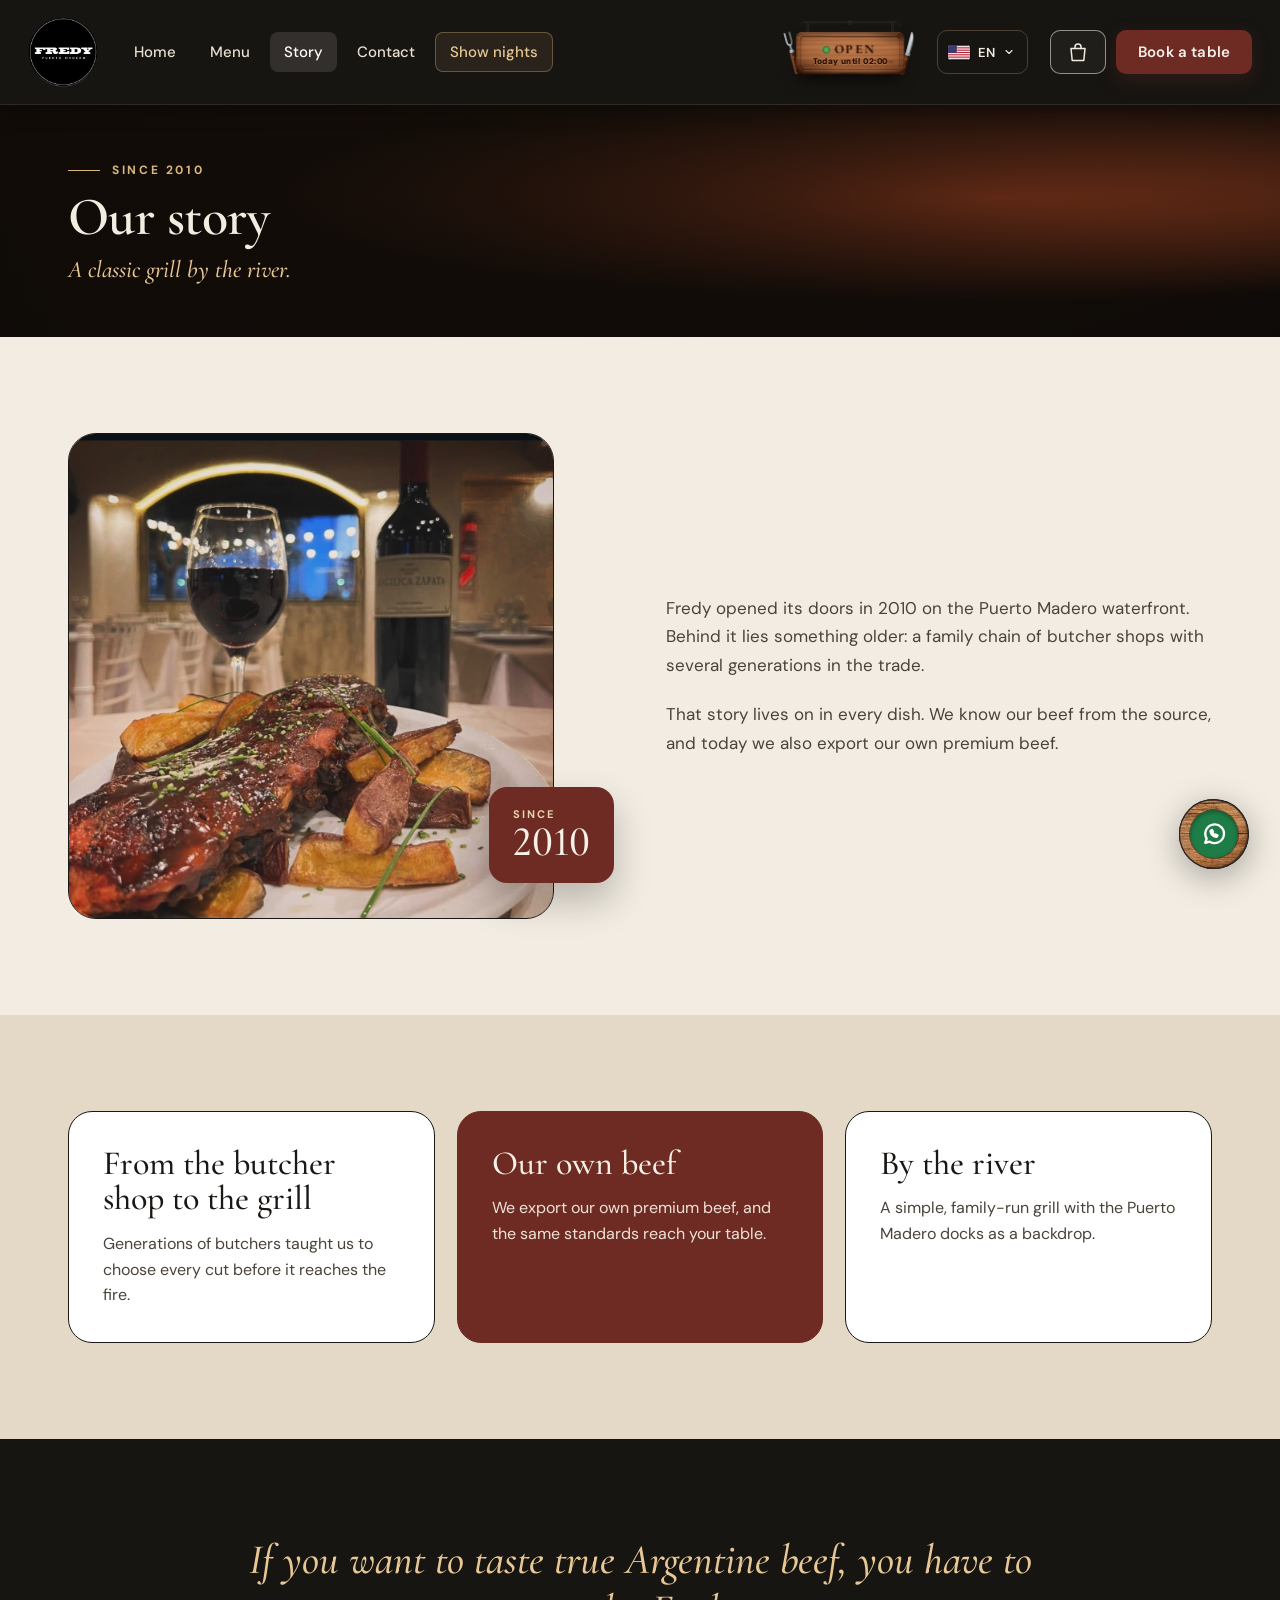
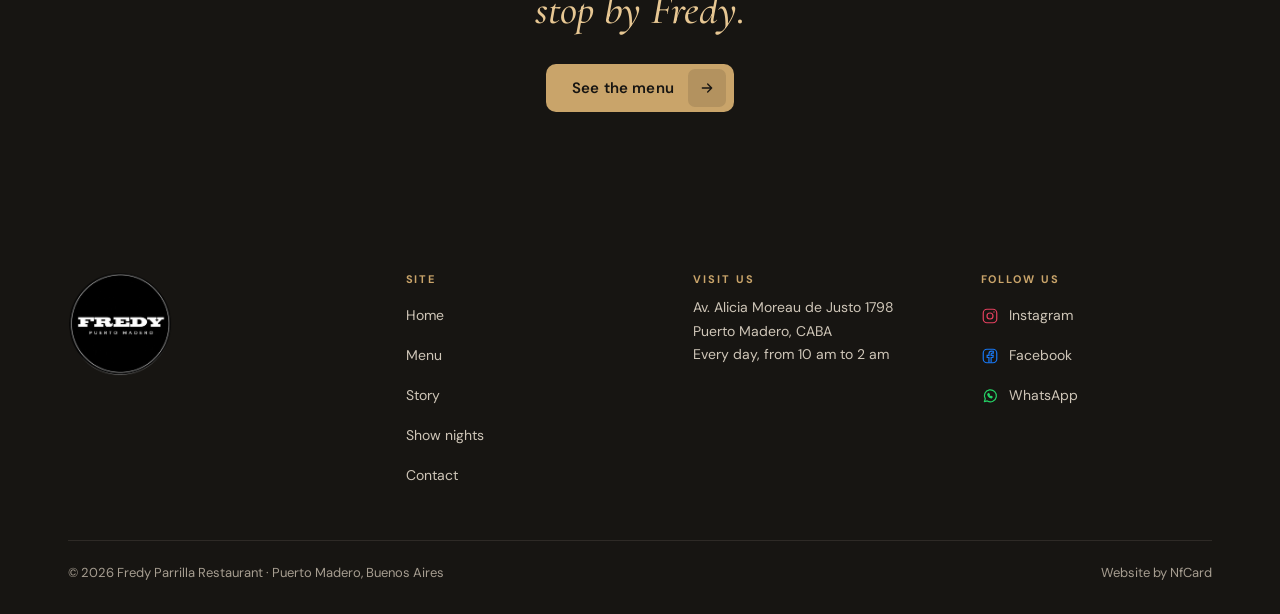
<file: historia.html>
<!doctype html>
<html lang="es">
<head>
  <meta charset="utf-8" />
  <meta name="viewport" content="width=device-width, initial-scale=1, viewport-fit=cover" />
  <title>Nuestra historia · Fredy Puerto Madero</title>
  <meta name="description" content="Fredy abrió en 2010 en Puerto Madero y viene de una cadena de carnicerías familiar de varias generaciones." />
  <meta name="robots" content="noindex" />
  <meta name="theme-color" content="#171512" />
  <meta property="og:type" content="website" />
  <meta property="og:title" content="Nuestra historia · Fredy Puerto Madero" />
  <meta property="og:description" content="Una parrilla clásica, frente al río, desde 2010." />
  <link rel="icon" href="favicon.ico" sizes="any" />
  <link rel="icon" type="image/png" sizes="32x32" href="img/favicon-32.png" />
  <link rel="apple-touch-icon" href="img/apple-touch-icon.png" />
  <link rel="manifest" href="manifest.webmanifest" />
  <link rel="preconnect" href="https://fonts.googleapis.com" />
  <link rel="preconnect" href="https://fonts.gstatic.com" crossorigin />
  <link href="https://fonts.googleapis.com/css2?family=Cormorant+Garamond:ital,wght@0,500;0,600;0,700;1,500&family=DM+Sans:wght@400;500;600;700&display=swap" rel="stylesheet" />
  <link rel="stylesheet" href="css/styles.css" />
  <script src="js/arranque.js"></script>
</head>
<body data-pagina="historia">
  <a class="saltar" href="#contenido" data-i18n="a11y.saltar">Saltar al contenido</a>
  <div id="lugar-cabecera"></div>

  <main id="contenido" tabindex="-1">
    <section class="pagehero">
      <div class="wrap pagehero-in">
        <p class="k k-oro reveal"><i></i><span data-i18n="his.kicker">Desde 2010</span></p>
        <h1 class="h2n reveal d1" data-i18n="his.t">Nuestra historia</h1>
        <p class="sub reveal d1" data-i18n="his.s">Una parrilla clásica, frente al río.</p>
      </div>
    </section>

    <section class="bloque b-marfil">
      <div class="wrap dos">
        <div class="historia-foto historia-foto-cuadrada reveal">
          <div class="ph ph-oscuro ph-foto"><img src="img/galeria/costillas-vino.jpg" width="1206" height="1205" alt="Costillas con papas y una copa de vino tinto en el salón de Fredy" data-i18n-alt="foto.costillasVino" loading="lazy" decoding="async" /></div>
          <div class="sello"><span class="sello-k" data-i18n="home.desde">Desde</span><span class="sello-n">2010</span></div>
        </div>
        <div class="columna reveal d1">
          <p class="lead" data-i18n="his.p1">Fredy abrió sus puertas en 2010 sobre la costanera de Puerto Madero. Detrás hay algo más antiguo: una cadena de carnicerías familiar con varias generaciones en el oficio.</p>
          <p class="lead" data-i18n="his.p2">Esa historia sigue en cada plato. Conocemos la carne desde el origen y hoy también exportamos nuestra propia carne premium.</p>
        </div>
      </div>
    </section>

    <section class="bloque b-beige">
      <div class="wrap cards">
        <article class="card reveal"><h2 class="card-t" data-i18n="his.b1t">De la carnicería a la parrilla</h2><p class="card-p" data-i18n="his.b1p">Varias generaciones de carniceros nos enseñaron a elegir cada corte antes de llevarlo al fuego.</p></article>
        <article class="card card-bordo reveal d1"><h2 class="card-t" data-i18n="his.b2t">Carne propia</h2><p class="card-p" data-i18n="his.b2p">Exportamos nuestra propia carne premium, y la misma exigencia llega a tu mesa.</p></article>
        <article class="card reveal d2"><h2 class="card-t" data-i18n="his.b3t">Frente al río</h2><p class="card-p" data-i18n="his.b3p">Una parrilla sencilla y familiar, con los docks de Puerto Madero de fondo.</p></article>
      </div>
    </section>

    <section class="bloque b-carbon">
      <div class="wrap frase reveal">
        <blockquote class="frase-t" data-i18n="his.frase">Si querés probar la verdadera carne argentina, tenés que pasar por Fredy.</blockquote>
        <a class="pill p-gold" href="carta.html"><span data-i18n="his.boton">Ver la carta</span><span class="ar" data-icono="flecha"></span></a>
      </div>
    </section>
  </main>

  <div id="lugar-pie"></div>

  <script src="js/data.js"></script>
  <script src="js/i18n.js"></script>
  <script src="js/icons.js"></script>
  <script src="js/common.js"></script>
  <script src="js/cart.js"></script>
</body>
</html>
</file>
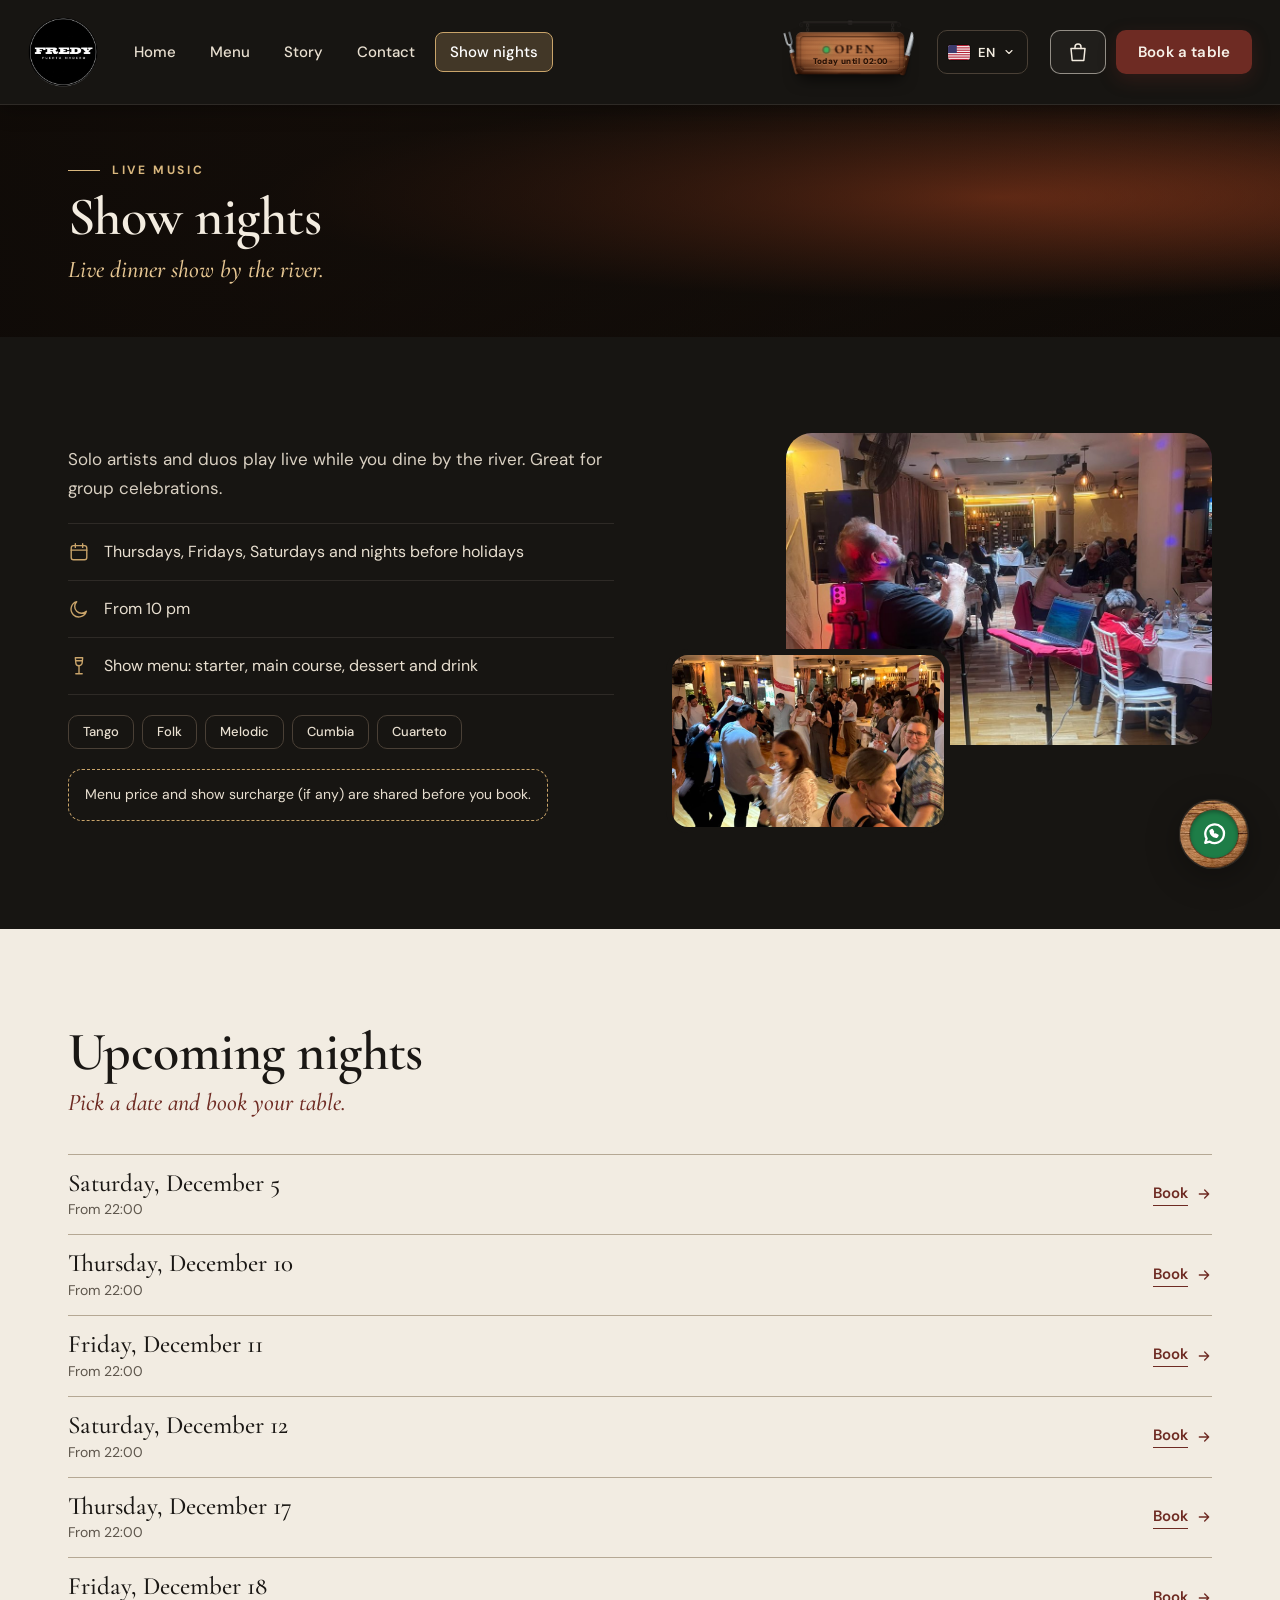
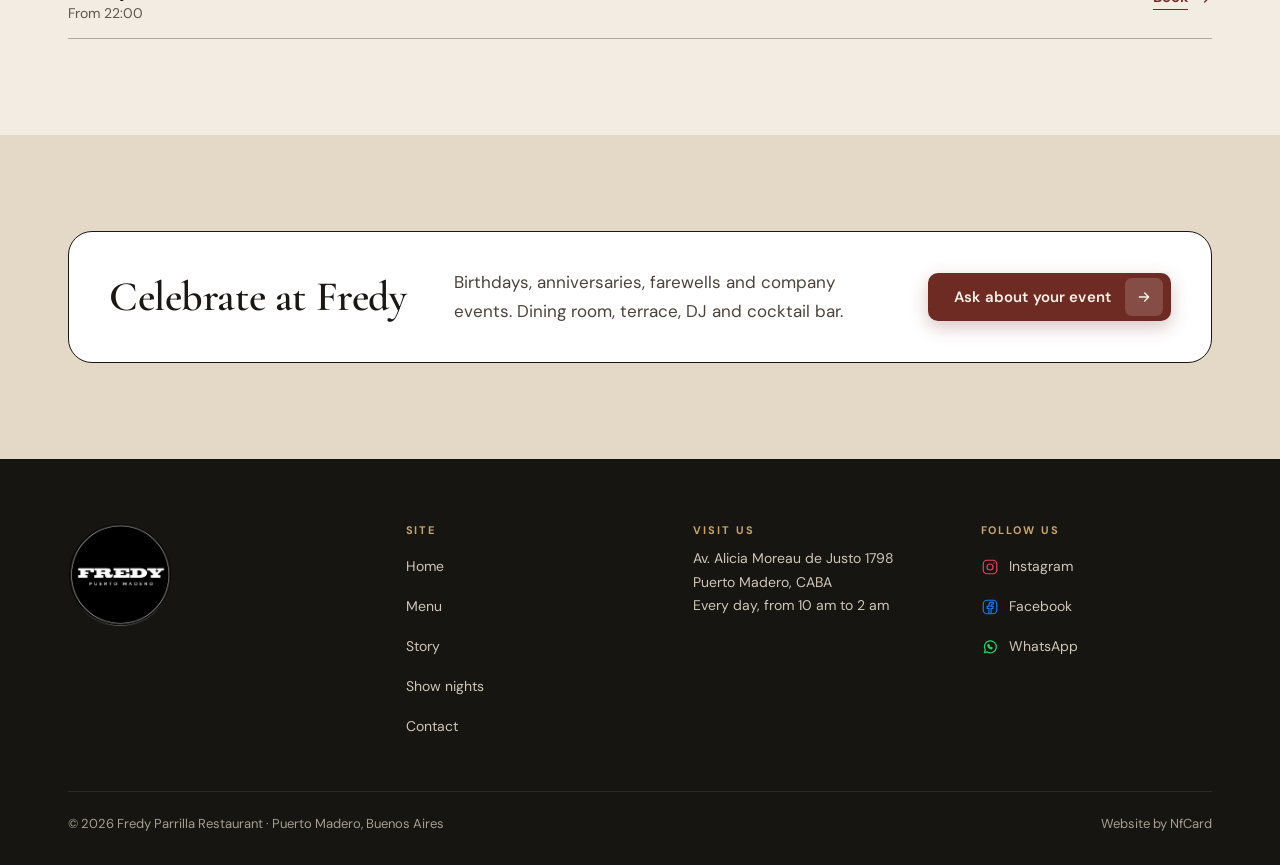
<file: noches-de-show.html>
<!doctype html>
<html lang="es">
<head>
  <meta charset="utf-8" />
  <meta name="viewport" content="width=device-width, initial-scale=1, viewport-fit=cover" />
  <title>Noches de show · Fredy Puerto Madero</title>
  <meta name="description" content="Cena show en vivo frente al río: tango, folclore, melódicos, cumbia y cuarteto en Fredy, Puerto Madero." />
  <meta name="robots" content="noindex" />
  <meta name="theme-color" content="#171512" />
  <meta property="og:type" content="website" />
  <meta property="og:title" content="Noches de show · Fredy Puerto Madero" />
  <meta property="og:description" content="Cena show en vivo, frente al río." />
  <link rel="icon" href="favicon.ico" sizes="any" />
  <link rel="icon" type="image/png" sizes="32x32" href="img/favicon-32.png" />
  <link rel="apple-touch-icon" href="img/apple-touch-icon.png" />
  <link rel="manifest" href="manifest.webmanifest" />
  <link rel="preconnect" href="https://fonts.googleapis.com" />
  <link rel="preconnect" href="https://fonts.gstatic.com" crossorigin />
  <link href="https://fonts.googleapis.com/css2?family=Cormorant+Garamond:ital,wght@0,500;0,600;0,700;1,500&family=DM+Sans:wght@400;500;600;700&display=swap" rel="stylesheet" />
  <link rel="stylesheet" href="css/styles.css" />
  <script src="js/arranque.js"></script>
</head>
<body data-pagina="noches">
  <a class="saltar" href="#contenido" data-i18n="a11y.saltar">Saltar al contenido</a>
  <div id="lugar-cabecera"></div>

  <main id="contenido" tabindex="-1">
    <section class="pagehero">
      <div class="wrap pagehero-in">
        <p class="k k-oro reveal"><i></i><span data-i18n="noc.kicker">Música en vivo</span></p>
        <h1 class="h2n reveal d1" data-i18n="noc.t">Noches de show</h1>
        <p class="sub reveal d1" data-i18n="noc.s">Cena show en vivo, frente al río.</p>
      </div>
    </section>

    <section class="bloque b-carbon b-pegado">
      <div class="wrap dos dk">
        <div class="columna reveal">
          <p class="lead" data-i18n="noc.p">Solistas y dúos en vivo mientras cenás frente al río. Ideal para festejar en grupo.</p>
          <div class="evs">
            <div class="ev"><span data-icono="calendario"></span><span data-i18n="show.dias">Jueves, viernes, sábados y vísperas de feriado</span></div>
            <div class="ev"><span data-icono="luna"></span><span data-i18n="show.hora">Desde las 22 h</span></div>
            <div class="ev"><span data-icono="copa"></span><span data-i18n="show.menu">Menú show: entrada, principal, postre y bebida</span></div>
          </div>
          <div class="gchips">
            <span class="gchip" data-i18n="genero.tango">Tango</span><span class="gchip" data-i18n="genero.folclore">Folclore</span><span class="gchip" data-i18n="genero.melodicos">Melódicos</span><span class="gchip" data-i18n="genero.cumbia">Cumbia</span><span class="gchip" data-i18n="genero.cuarteto">Cuarteto</span>
          </div>
          <p class="nota-oro" data-i18n="show.nota">Precio del menú y adicional por show (si corresponde), informados antes de reservar.</p>
        </div>
        <div class="doble-foto reveal d1">
          <div class="ph doble-a ph-foto"><img src="img/galeria/show.jpg" width="900" height="1200" alt="Cantante en vivo en el salón de Fredy, con las mesas llenas" style="object-position: center 45%" data-i18n-alt="foto.show" loading="lazy" decoding="async" /></div>
          <div class="ph doble-b ph-foto"><img src="img/galeria/publico.jpg" width="900" height="1200" alt="Gente bailando y festejando en el salón de Fredy" style="object-position: center 55%" data-i18n-alt="foto.publico" loading="lazy" decoding="async" /></div>
        </div>
      </div>
    </section>

    <section class="bloque b-marfil">
      <div class="wrap pila">
        <div class="sh reveal"><h2 class="h2n" data-i18n="noc.proximas">Próximas noches</h2><p class="sub" data-i18n="noc.proximasS">Elegí una fecha y reservá tu mesa.</p></div>
        <ul class="noches reveal d1" id="noches-lista"></ul>
      </div>
    </section>

    <section class="bloque b-beige">
      <div class="wrap">
        <div class="ficha reveal">
          <div class="sh"><h2 class="h2n h2-ficha" data-i18n="noc.ev.t">Festejá en Fredy</h2></div>
          <p class="ficha-texto" data-i18n="noc.ev.p">Cumpleaños, aniversarios, despedidas y empresas. Salón, terraza, DJ y barra de tragos.</p>
          <div class="ficha-botones">
            <a class="pill p-red" id="noches-evento" target="_blank" rel="noopener"><span data-i18n="noc.ev.b">Consultá por tu evento</span><span class="ar" data-icono="flecha"></span></a>
          </div>
        </div>
      </div>
    </section>
  </main>

  <div id="lugar-pie"></div>

  <script src="js/data.js"></script>
  <script src="js/i18n.js"></script>
  <script src="js/icons.js"></script>
  <script src="js/common.js"></script>
  <script src="js/cart.js"></script>
  <script src="js/noches.js"></script>
</body>
</html>
</file>
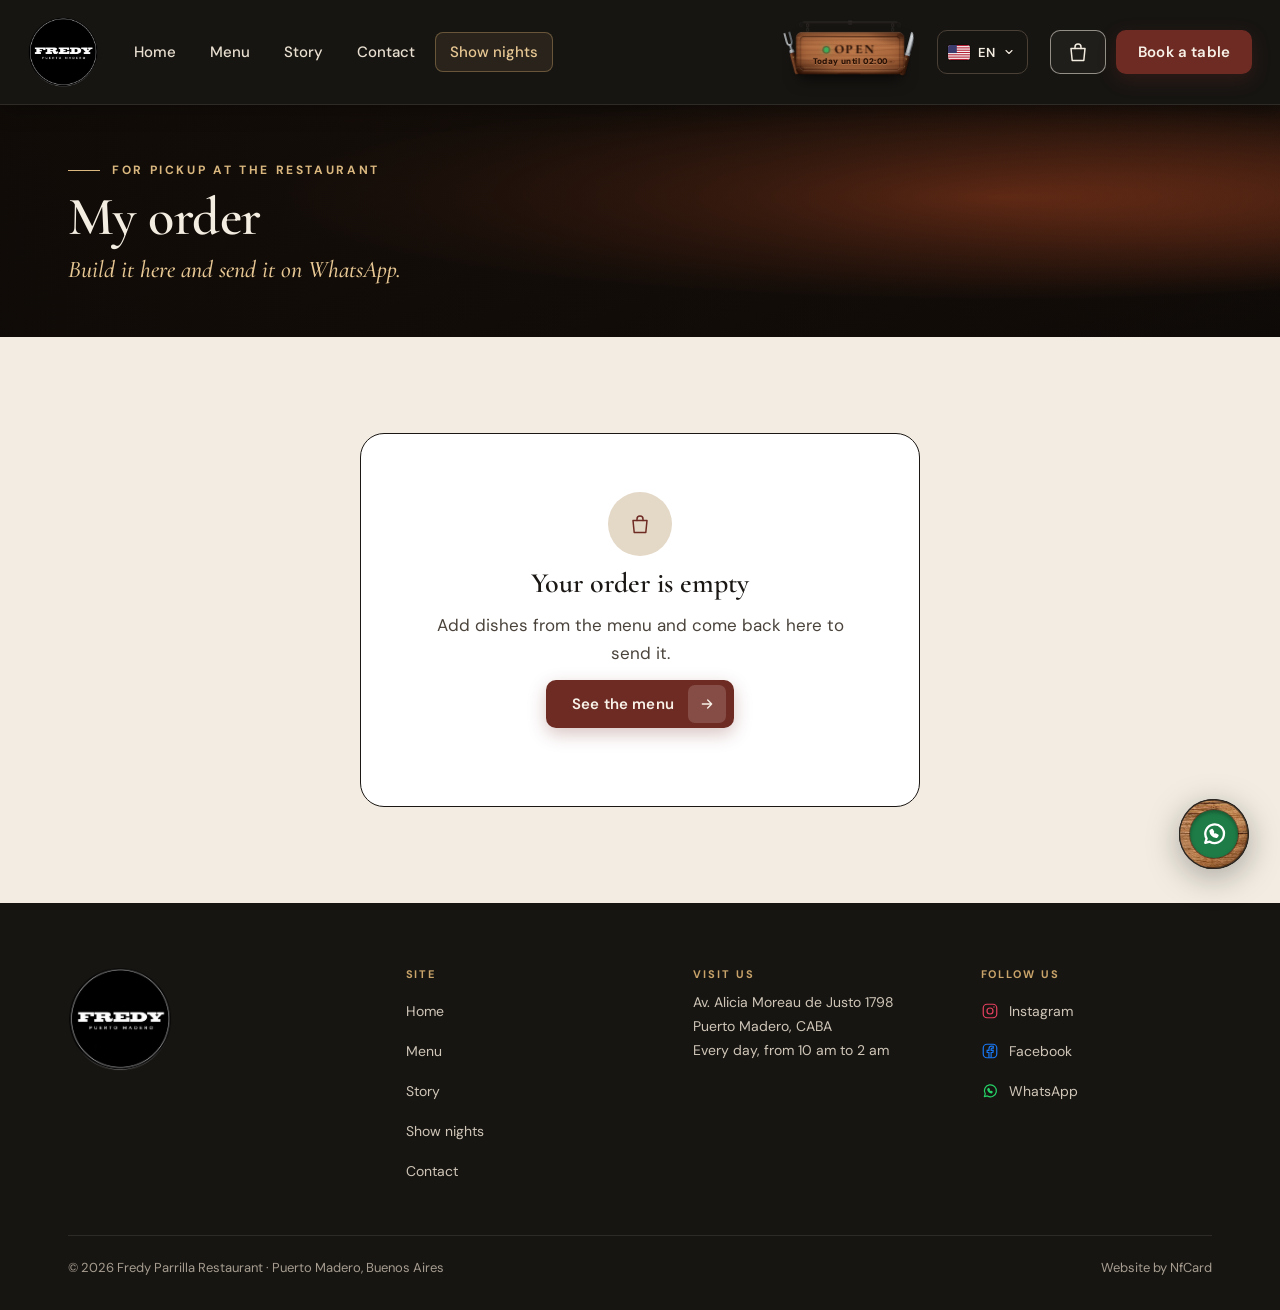
<file: pedir.html>
<!doctype html>
<html lang="es">
<head>
  <meta charset="utf-8" />
  <meta name="viewport" content="width=device-width, initial-scale=1, viewport-fit=cover" />
  <title>Mi pedido · Fredy Puerto Madero</title>
  <meta name="description" content="Armá tu pedido para retirar en Fredy, Puerto Madero, y envialo por WhatsApp." />
  <meta name="robots" content="noindex" />
  <meta name="theme-color" content="#171512" />
  <meta property="og:type" content="website" />
  <meta property="og:title" content="Mi pedido · Fredy Puerto Madero" />
  <meta property="og:description" content="Para retirar en el local." />
  <link rel="icon" href="favicon.ico" sizes="any" />
  <link rel="icon" type="image/png" sizes="32x32" href="img/favicon-32.png" />
  <link rel="apple-touch-icon" href="img/apple-touch-icon.png" />
  <link rel="manifest" href="manifest.webmanifest" />
  <link rel="preconnect" href="https://fonts.googleapis.com" />
  <link rel="preconnect" href="https://fonts.gstatic.com" crossorigin />
  <link href="https://fonts.googleapis.com/css2?family=Cormorant+Garamond:ital,wght@0,500;0,600;0,700;1,500&family=DM+Sans:wght@400;500;600;700&display=swap" rel="stylesheet" />
  <link rel="stylesheet" href="css/styles.css" />
  <script src="js/arranque.js"></script>
</head>
<body data-pagina="pedir">
  <a class="saltar" href="#contenido" data-i18n="a11y.saltar">Saltar al contenido</a>
  <div id="lugar-cabecera"></div>

  <main id="contenido" tabindex="-1">
    <section class="pagehero">
      <div class="wrap pagehero-in">
        <p class="k k-oro reveal"><i></i><span data-i18n="ped.kicker">Para retirar en el local</span></p>
        <h1 class="h2n reveal d1" id="pedido-titulo" tabindex="-1" data-i18n="ped.t">Mi pedido</h1>
        <p class="sub reveal d1" data-i18n="ped.s">Armalo acá y envialo por WhatsApp.</p>
      </div>
    </section>

    <section class="bloque b-marfil">
      <div class="wrap">
        <div class="hoja pedido-pagina" id="pedido-pagina"></div>
      </div>
    </section>
  </main>

  <div id="lugar-pie"></div>

  <script src="js/data.js"></script>
  <script src="js/i18n.js"></script>
  <script src="js/icons.js"></script>
  <script src="js/common.js"></script>
  <script src="js/cart.js"></script>
  <script src="js/pedir.js"></script>
</body>
</html>
</file>
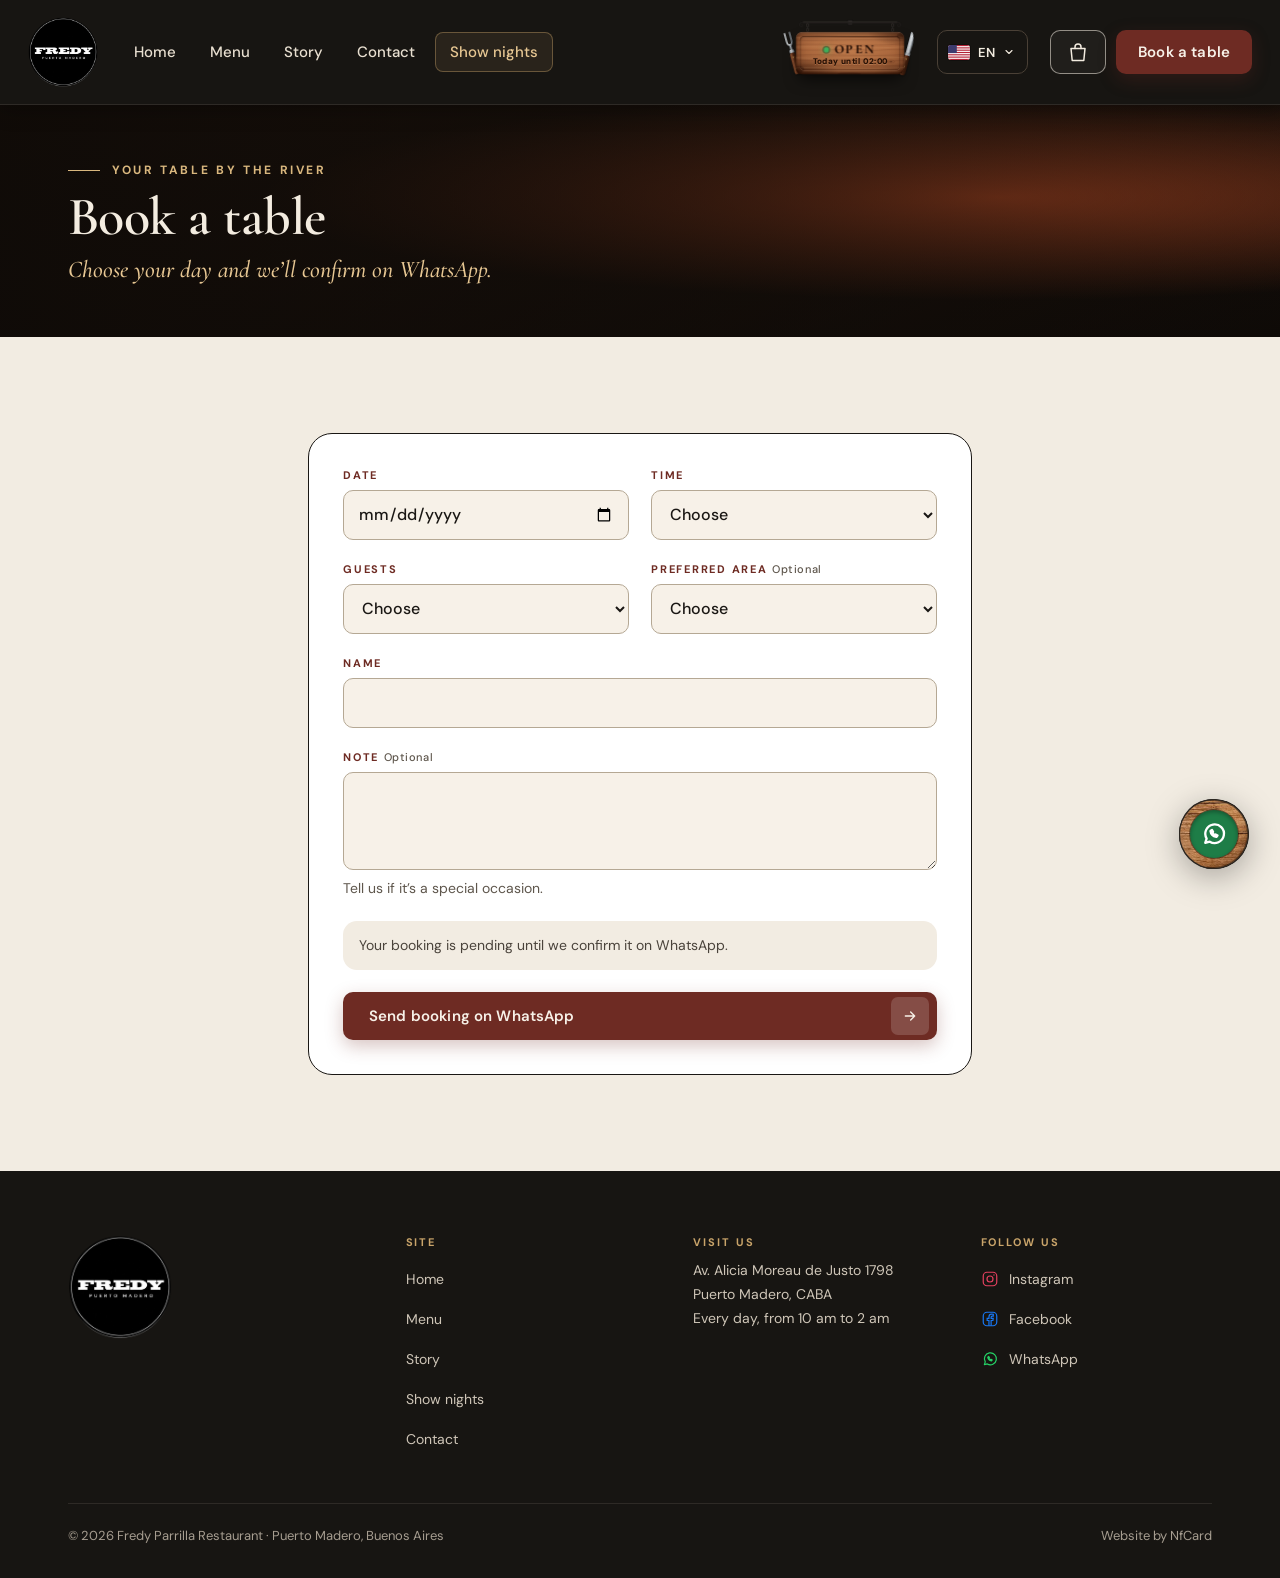
<file: reservar.html>
<!doctype html>
<html lang="es">
<head>
  <meta charset="utf-8" />
  <meta name="viewport" content="width=device-width, initial-scale=1, viewport-fit=cover" />
  <title>Reservar mesa · Fredy Puerto Madero</title>
  <meta name="description" content="Reservá tu mesa en Fredy, Puerto Madero. Te confirmamos por WhatsApp." />
  <meta name="robots" content="noindex" />
  <meta name="theme-color" content="#171512" />
  <meta property="og:type" content="website" />
  <meta property="og:title" content="Reservar mesa · Fredy Puerto Madero" />
  <meta property="og:description" content="Tu mesa frente al río." />
  <link rel="icon" href="favicon.ico" sizes="any" />
  <link rel="icon" type="image/png" sizes="32x32" href="img/favicon-32.png" />
  <link rel="apple-touch-icon" href="img/apple-touch-icon.png" />
  <link rel="manifest" href="manifest.webmanifest" />
  <link rel="preconnect" href="https://fonts.googleapis.com" />
  <link rel="preconnect" href="https://fonts.gstatic.com" crossorigin />
  <link href="https://fonts.googleapis.com/css2?family=Cormorant+Garamond:ital,wght@0,500;0,600;0,700;1,500&family=DM+Sans:wght@400;500;600;700&display=swap" rel="stylesheet" />
  <link rel="stylesheet" href="css/styles.css" />
  <script src="js/arranque.js"></script>
</head>
<body data-pagina="reservar">
  <a class="saltar" href="#contenido" data-i18n="a11y.saltar">Saltar al contenido</a>
  <div id="lugar-cabecera"></div>

  <main id="contenido" tabindex="-1">
    <section class="pagehero">
      <div class="wrap pagehero-in">
        <p class="k k-oro reveal"><i></i><span data-i18n="res.kicker">Tu mesa frente al río</span></p>
        <h1 class="h2n reveal d1" data-i18n="res.t">Reservar mesa</h1>
        <p class="sub reveal d1" data-i18n="res.s">Elegí el día y te confirmamos por WhatsApp.</p>
      </div>
    </section>

    <section class="bloque b-marfil">
      <div class="wrap angosto">
        <form class="hoja reveal" id="form-reserva" novalidate>
          <div class="campos-2">
            <div class="campo">
              <label for="fecha" data-i18n="res.fecha">Fecha</label>
              <input id="fecha" name="fecha" type="date" required aria-describedby="fecha-e" />
              <p class="campo-error" id="fecha-e" hidden></p>
            </div>
            <div class="campo">
              <label for="hora" data-i18n="res.turno">Horario</label>
              <select id="hora" name="hora" required aria-describedby="hora-e"></select>
              <p class="campo-error" id="hora-e" hidden></p>
            </div>
            <div class="campo">
              <label for="personas" data-i18n="res.personas">Personas</label>
              <select id="personas" name="personas" required aria-describedby="personas-e"></select>
              <p class="campo-error" id="personas-e" hidden></p>
            </div>
            <div class="campo">
              <label for="zona"><span data-i18n="res.zona">Zona preferida</span> <small data-i18n="form.opcional">Opcional</small></label>
              <select id="zona" name="zona"></select>
            </div>
          </div>
          <div class="campo">
            <label for="nombre" data-i18n="res.nombre">Nombre</label>
            <input id="nombre" name="nombre" type="text" autocomplete="name" maxlength="80" required aria-describedby="nombre-e" />
            <p class="campo-error" id="nombre-e" hidden></p>
          </div>
          <div class="campo">
            <label for="nota"><span data-i18n="res.nota">Nota</span> <small data-i18n="form.opcional">Opcional</small></label>
            <textarea id="nota" name="nota" rows="3" maxlength="300" aria-describedby="nota-h"></textarea>
            <p class="campo-ayuda" id="nota-h" data-i18n="res.nota.h">Contanos si es una ocasión especial.</p>
          </div>
          <p class="aviso" data-i18n="res.aviso">La reserva queda pendiente hasta que te confirmemos por WhatsApp.</p>
          <button class="pill p-red bloque-btn" type="submit"><span data-i18n="res.enviar">Enviar reserva por WhatsApp</span><span class="ar" data-icono="flecha"></span></button>
        </form>

        <div class="hoja hoja-ok" id="reserva-ok" hidden>
          <h2 class="ok-t" tabindex="-1" data-i18n="res.ok.t">Tu reserva está lista para enviar</h2>
          <p class="lead" data-i18n="res.ok.p">Abrimos WhatsApp con tu mensaje armado. Envialo y te confirmamos la mesa.</p>
          <a class="pill p-red" id="reserva-reabrir" target="_blank" rel="noopener"><span data-i18n="res.ok.abrir">Abrir WhatsApp de nuevo</span><span class="ar" data-icono="flecha"></span></a>
          <button class="lk boton-lk" id="reserva-otra" type="button"><span data-i18n="res.ok.otra">Hacer otra reserva</span></button>
        </div>
      </div>
    </section>
  </main>

  <div id="lugar-pie"></div>

  <script src="js/data.js"></script>
  <script src="js/i18n.js"></script>
  <script src="js/icons.js"></script>
  <script src="js/common.js"></script>
  <script src="js/cart.js"></script>
  <script src="js/reservar.js"></script>
</body>
</html>
</file>
<file: css/styles.css>
/* Fredy · Diseño del sitio. Paleta, tipografías y medidas del prototipo v6 aprobado.
   Celular primero. Computadora desde 1180 px.
   Movimiento: solo transform y opacity, curvas propias y hover únicamente con mouse. */

:root {
  --carbon: #171512;
  --carbon-nav: #0F0D0B;
  --marfil: #F2ECE2;
  --beige: #E4D8C6;
  --crema: #F7F1E8;
  --hueso: #F3ECE0;
  --blanco: #FFFFFF;
  --texto: #1A1714;
  --texto-2: #4A433B;
  --muted: #5E564C;
  --bordo: #6E2B23;
  --bordo-hover: #5A221C;
  --dorado: #C9A46A;
  --dorado-claro: #E7C793;
  --linea-carta: #B5A894;
  --linea-claro: #E3D9CB;
  --linea-oscuro: #2E2A26;
  --verde: #1E7D47;

  --serif: 'Cormorant Garamond', Georgia, serif;
  --sans: 'DM Sans', system-ui, sans-serif;

  --radio: 10px;
  --alto-cabecera: 108px;
  --alto-barra: 84px;

  --ease-out: cubic-bezier(0.23, 1, 0.32, 1);
  --ease-in-out: cubic-bezier(0.77, 0, 0.175, 1);
}

*, *::before, *::after { box-sizing: border-box; }
[hidden] { display: none !important; }

html {
  -webkit-text-size-adjust: 100%;
  scroll-behavior: smooth;
  scroll-padding-top: calc(var(--alto-cabecera) + 72px);
  background: var(--carbon);
}

body {
  margin: 0;
  padding-top: var(--alto-cabecera);
  padding-bottom: calc(var(--alto-barra) + env(safe-area-inset-bottom));
  background: var(--carbon);
  color: var(--texto);
  font-family: var(--sans);
  font-size: 16px;
  line-height: 1.5;
  overflow-x: clip;
  -webkit-font-smoothing: antialiased;
}

body.intro-activa { overflow: hidden; }

main:focus { outline: none; }
img, svg { display: block; }
h1, h2, h3, h4, p, ul, blockquote { margin: 0; padding: 0; }
ul { list-style: none; }
a { color: inherit; }
button, input, select, textarea { font: inherit; color: inherit; }
button { cursor: pointer; }
i { font-style: normal; }

:focus-visible { outline: 2px solid var(--dorado); outline-offset: 3px; border-radius: 4px; }
.b-marfil :focus-visible, .b-beige :focus-visible, .idioma-panel :focus-visible { outline-color: var(--bordo); }

.sr {
  position: absolute; width: 1px; height: 1px; margin: -1px; overflow: hidden;
  clip-path: inset(50%); white-space: nowrap;
}

.saltar {
  position: fixed; top: 8px; left: 8px; z-index: 200; padding: 12px 16px;
  background: var(--crema); color: var(--texto); border-radius: var(--radio);
  font-weight: 600; transform: translateY(-200%);
}
.saltar:focus { transform: none; }

/* ---------- Estructura ---------- */
.wrap { width: 100%; max-width: 1240px; margin: 0 auto; padding: 0 20px; }
.bloque { padding: 72px 0; }
.b-marfil { background: var(--marfil); }
.b-beige { background: var(--beige); }
.b-carbon { background: var(--carbon); color: var(--hueso); }
.b-pegado { padding-top: 32px; }
.dos { display: grid; gap: 44px; align-items: center; }
.pila { display: flex; flex-direction: column; gap: 32px; }
.columna { display: flex; flex-direction: column; align-items: flex-start; gap: 20px; }
.angosto { max-width: 760px; }
.pila.angosto { margin: 0 auto; }

/* ---------- Tipografía ---------- */
.k {
  display: flex; align-items: center; gap: 12px; color: var(--bordo);
  font: 700 12px var(--sans); letter-spacing: 0.22em; text-transform: uppercase;
}
.k i { flex: 0 0 32px; width: 32px; height: 1px; background: currentColor; }
.k > span { min-width: 0; }
.k-oro { color: #D9B77E; }
.h2n { font: 600 46px/1 var(--serif); letter-spacing: -0.01em; }
.sub { font: italic 500 22px/1.2 var(--serif); color: var(--bordo); }
.dk .sub, .pagehero .sub { color: var(--dorado-claro); }
.sh { display: flex; flex-direction: column; gap: 10px; }
.lead { font-size: 16px; line-height: 1.7; color: var(--texto-2); }
.dk .lead { color: #D9D0C2; }

/* ---------- Botones ---------- */
.pill {
  display: inline-flex; align-items: center; justify-content: space-between; gap: 14px;
  min-height: 54px; padding: 0 8px 0 26px; border: 0; border-radius: var(--radio);
  font: 600 15px var(--sans); letter-spacing: 0.01em; text-decoration: none; white-space: nowrap;
  transition: transform 160ms var(--ease-out), background-color 160ms ease, color 160ms ease;
}
.pill:active { transform: scale(0.97); }
.pill .ar {
  display: flex; align-items: center; justify-content: center; width: 38px; height: 38px;
  border-radius: 7px; background: rgba(255, 255, 255, 0.16); flex: none;
}
.pill .ar svg { transition: transform 160ms var(--ease-out); }
.pill.solo { justify-content: center; padding: 0 22px; }
.pill.chico { min-height: 48px; }
.p-red { background: var(--bordo); color: var(--crema); box-shadow: 0 6px 18px rgba(110, 43, 35, 0.28); }
.p-gold { background: var(--dorado); color: var(--carbon); }
.p-gold .ar { background: rgba(23, 21, 18, 0.12); }
.p-ghost { border: 1px solid rgba(243, 236, 224, 0.55); color: var(--hueso); background: rgba(255, 255, 255, 0.04); }
.p-ghost-d { border: 1px solid var(--texto); color: var(--texto); }
.ar-dark { background: var(--texto) !important; color: var(--crema); }
.bloque-btn { width: 100%; white-space: normal; text-align: left; }
.ficha-botones .pill, .acciones .pill, .columna > .pill { max-width: 100%; min-width: 0; white-space: normal; }

.lk {
  display: inline-flex; align-items: center; gap: 8px; min-height: 44px;
  color: var(--bordo); font: 600 15px var(--sans); text-decoration: none;
}
.lk > span { border-bottom: 1px solid currentColor; padding-bottom: 2px; }
.lk-oro { color: var(--dorado-claro); }
.boton-lk { background: none; border: 0; padding: 0; }

@media (hover: hover) and (pointer: fine) {
  .p-red:hover { background: var(--bordo-hover); }
  .p-gold:hover { background: #D6B47D; }
  .p-ghost:hover { background: rgba(255, 255, 255, 0.12); color: var(--blanco); }
  .p-ghost-d:hover { background: var(--texto); color: var(--crema); }
  .p-ghost-d:hover .ar-dark { background: rgba(247, 241, 232, 0.16) !important; }
  .pill:hover .ar svg { transform: translateX(2px); }
  .lk:hover { color: var(--texto); }
  .lk-oro:hover { color: var(--blanco); }
}

/* ---------- Encabezado ---------- */
.cabecera {
  position: fixed; inset: 0 0 auto 0; z-index: 40;
  background: var(--carbon); color: var(--hueso);
  border-bottom: 1px solid var(--linea-oscuro);
  box-shadow: 0 6px 18px rgba(0, 0, 0, 0.25);
}
.cabecera-in {
  display: flex; align-items: center; justify-content: space-between; gap: 8px;
  max-width: 1360px; height: var(--alto-cabecera); margin: 0 auto; padding: 0 14px;
}
.cabecera-logo { display: block; flex: none; }
.cabecera-logo img { width: 50px; height: 50px; }
.cabecera-estado { display: flex; align-items: center; justify-content: space-between; gap: 8px; flex: 1; min-width: 0; }
.menu, .cabecera-acciones, .lang { display: none; }
.cartel-lugar { display: flex; justify-content: center; flex: 1; min-height: 76px; align-items: center; }

.lflag, .llamar {
  display: flex; align-items: center; justify-content: center; flex: none;
  width: 44px; height: 44px; transition: transform 160ms var(--ease-out);
}
.lflag { padding: 0; border: 1px solid #4A4036; border-radius: var(--radio); background: transparent; }
/* Selector compacto de celular: misma lista desplegable que en computadora. */
.lang-movil { position: relative; flex: none; }
.llamar { background: var(--verde); color: var(--blanco); border-radius: 50%; }
.lflag:active, .llamar:active { transform: scale(0.95); }
.flag { border-radius: 3px; box-shadow: 0 0 0 1px rgba(0, 0, 0, 0.25); flex: none; }

.lbtn {
  display: flex; align-items: center; gap: 8px; min-height: 44px; padding: 0 12px 0 10px;
  border: 1px solid #4A4036; border-radius: var(--radio); background: transparent;
  color: var(--hueso); font: 600 13px var(--sans);
  transition: transform 160ms var(--ease-out), background-color 160ms ease;
}
.lbtn:active { transform: scale(0.97); }
.lang { position: relative; }
.lmenu {
  position: absolute; right: 0; top: calc(100% + 10px); z-index: 20; width: 240px; padding: 8px;
  background: var(--blanco); color: var(--texto); border-radius: 16px;
  box-shadow: 0 18px 40px rgba(0, 0, 0, 0.35);
  transform-origin: top right;
  animation: menu-entra 160ms var(--ease-out);
}
@keyframes menu-entra { from { opacity: 0; transform: scale(0.96) translateY(-4px); } }
.lopt {
  display: flex; align-items: center; gap: 12px; width: 100%; min-height: 48px; padding: 0 12px;
  border: 0; border-radius: var(--radio); background: transparent;
  font: 500 15px var(--sans); text-align: left;
}
.lopt.on { background: var(--marfil); font-weight: 700; }
.lopt-nombre { flex: 1; }
.lopt svg:last-child:not(.flag) { color: var(--bordo); }

@media (hover: hover) and (pointer: fine) {
  .lbtn:hover { background: rgba(255, 255, 255, 0.08); }
  .lopt:hover { background: var(--marfil); }
}

.cuenta {
  display: inline-flex; align-items: center; justify-content: center;
  min-width: 20px; height: 20px; padding: 0 6px; border-radius: 999px;
  background: var(--dorado); color: var(--carbon); font: 700 12px/1 var(--sans);
}
.cuenta-barra { position: absolute; top: -4px; right: 2px; }

/* Botón de pedido del encabezado: bolsa con número. Vacío, con borde; con pedido, dorado. */
.cabecera .pill.boton-pedido { position: relative; width: 56px; padding: 0; transition: transform 160ms var(--ease-out), background-color 200ms ease, color 200ms ease, border-color 200ms ease; }
.boton-pedido-ic { display: flex; }
.boton-pedido-ic svg { width: 24px; height: 24px; }
.cuenta-pedido { position: absolute; top: -8px; right: -8px; min-width: 24px; height: 24px; border: 2px solid var(--carbon); }
.boton-pedido.con-pedido { background: var(--dorado); border-color: var(--dorado); color: var(--carbon); }
.boton-pedido.con-pedido .cuenta-pedido { background: var(--crema); }
@media (hover: hover) and (pointer: fine) {
  .boton-pedido.con-pedido:hover { background: #D6B47E; color: var(--carbon); }
}

/* ---------- Cartel "tabla de parrilla" ---------- */
.fz-cartel {
  --fz-scale: 1.15;
  position: relative; display: inline-block; flex: none;
  width: calc(172px * var(--fz-scale)); height: calc(76px * var(--fz-scale)); min-height: 44px;
  border-radius: var(--radio); text-decoration: none; -webkit-tap-highlight-color: transparent;
  font-family: var(--sans);
}
.fz-sr { position: absolute; width: 1px; height: 1px; margin: -1px; overflow: hidden; clip-path: inset(50%); white-space: nowrap; }
.fz-inner { position: absolute; left: 0; top: 0; width: 172px; height: 76px; transform: scale(var(--fz-scale)); transform-origin: 0 0; isolation: isolate; }
.fz-inner > * { position: absolute; display: block; }
.fz-cubierto { z-index: -1; overflow: visible; transform-origin: 50% 50%; filter: drop-shadow(0 1px 1px rgba(0, 0, 0, 0.5)); transition: translate 0.25s ease; }
.fz-fork { left: 11px; top: 13px; transform: rotate(-15deg); animation: fz-fork 1.5s 0.2s ease-out both; }
.fz-knife { left: 146px; top: 12px; transform: rotate(15deg); animation: fz-knife 1.5s 0.2s ease-out both; }
.fz-hang { left: 0; top: 0; width: 172px; height: 66px; transform-origin: 86px 3px; animation: fz-hang 1.4s cubic-bezier(0.25, 0.8, 0.35, 1) both; }
.fz-tabla {
  position: absolute; display: block; left: 22px; top: 14px; width: 128px; height: 50px; border-radius: 8px; overflow: hidden;
  background:
    radial-gradient(ellipse at 0% 100%, rgba(25, 8, 2, 0.55) 0%, rgba(25, 8, 2, 0) 28%),
    radial-gradient(ellipse at 100% 0%, rgba(25, 8, 2, 0.45) 0%, rgba(25, 8, 2, 0) 24%),
    radial-gradient(ellipse at 100% 100%, rgba(25, 8, 2, 0.35) 0%, rgba(25, 8, 2, 0) 20%),
    linear-gradient(180deg, rgba(255, 210, 165, 0.08) 0%, rgba(255, 210, 165, 0) 40%, rgba(30, 10, 2, 0.18) 100%),
    radial-gradient(ellipse at 50% 45%, #C27C4C 0%, #B06C40 50%, #8A4C2A 100%);
  box-shadow: 0 1px 1px rgba(0, 0, 0, 0.4), 0 9px 18px -4px rgba(0, 0, 0, 0.65), inset 0 1px 0 rgba(255, 210, 170, 0.3),
    inset 0 -2px 0 rgba(40, 14, 3, 0.5), inset 0 0 10px rgba(35, 11, 2, 0.7), inset 0 0 2px rgba(20, 6, 1, 0.8);
  transition: transform 0.2s ease, filter 0.2s ease;
}
.fz-vetas { position: absolute; left: 0; top: 0; }
.fz-ranura { position: absolute; inset: 5px; border-radius: 5px; box-shadow: inset 0 1px 1.5px rgba(30, 9, 2, 0.65), 0 1px 0 rgba(255, 205, 160, 0.22), inset 0 0 0 0.6px rgba(40, 12, 3, 0.35); }
.fz-texto { position: absolute; inset: 0; display: flex; flex-direction: column; align-items: center; justify-content: center; gap: 3px; padding-top: 4px; }
.fz-fila { display: flex; align-items: center; gap: 6px; }
.fz-dot { display: block; width: 6px; height: 6px; border-radius: 50%; animation: fz-dot 0.45s 1.5s ease-out both; }
.fz-estado { font-family: var(--serif); font-size: 15px; font-weight: 700; letter-spacing: 0.2em; line-height: 1; color: #1C0A03; text-shadow: 0 0 1.6px rgba(70, 24, 4, 0.6), 0 1px 0 rgba(255, 205, 160, 0.28); animation: fz-burn 1s 0.95s ease-out both; }
.fz-horario { font-size: 9.5px; font-weight: 700; letter-spacing: 0.04em; line-height: 1; color: #241005; text-shadow: 0 0 1.2px rgba(70, 24, 4, 0.45), 0 1px 0 rgba(255, 205, 160, 0.25); animation: fz-sub 0.5s 1.35s ease-out both; white-space: nowrap; }
.fz-herraje { left: 0; top: 0; overflow: visible; }
.fz-cartel.is-open .fz-dot { background: #3FAE5A; box-shadow: 0 0 0 1.5px rgba(25, 70, 35, 0.55), 0 0 7px rgba(90, 220, 120, 0.75); }
.fz-cartel.is-closed .fz-dot { background: transparent; box-shadow: inset 0 0 0 1.6px #4A240F; }
.fz-cartel:focus-visible { outline: 2px solid #E2BF86; outline-offset: 4px; }
.fz-cartel:active .fz-tabla { transform: translateY(1px); filter: brightness(0.95); }
.fz-quieto .fz-hang, .fz-quieto .fz-cubierto, .fz-quieto .fz-estado, .fz-quieto .fz-dot, .fz-quieto .fz-horario { animation: none; }

@media (hover: hover) and (pointer: fine) {
  .fz-cartel:hover .fz-tabla { transform: translateY(-1px); filter: brightness(1.06); }
  .fz-cartel:hover .fz-fork { translate: -2px -1px; }
  .fz-cartel:hover .fz-knife { translate: 2px -1px; }
}

@keyframes fz-hang { 0% { opacity: 0; transform: translateY(-12px) rotate(-16deg); } 30% { opacity: 1; transform: translateY(0) rotate(10deg); } 48% { transform: rotate(-6deg); } 64% { transform: rotate(3.5deg); } 80% { transform: rotate(-1.5deg); } 100% { opacity: 1; transform: rotate(0); } }
@keyframes fz-fork { 0% { opacity: 0; transform: translate(-14px, -10px) rotate(-15deg); } 25% { opacity: 1; transform: translate(-14px, 0) rotate(-15deg); } 60% { opacity: 1; transform: translate(-14px, 0) rotate(-15deg); animation-timing-function: cubic-bezier(0.55, 0, 0.3, 1); } 100% { opacity: 1; transform: translate(0, 0) rotate(-15deg); } }
@keyframes fz-knife { 0% { opacity: 0; transform: translate(14px, -10px) rotate(15deg); } 25% { opacity: 1; transform: translate(14px, 0) rotate(15deg); } 60% { opacity: 1; transform: translate(14px, 0) rotate(15deg); animation-timing-function: cubic-bezier(0.55, 0, 0.3, 1); } 100% { opacity: 1; transform: translate(0, 0) rotate(15deg); } }
@keyframes fz-burn { 0% { color: rgba(28, 10, 3, 0); text-shadow: 0 0 0 rgba(255, 140, 40, 0); filter: blur(2px); } 40% { color: #2A1306; text-shadow: 0 0 5px rgba(255, 130, 30, 0.95), 0 0 1.5px rgba(255, 210, 140, 1); filter: blur(0); } 100% { color: #1C0A03; text-shadow: 0 0 1.6px rgba(70, 24, 4, 0.6), 0 1px 0 rgba(255, 205, 160, 0.28); filter: blur(0); } }
@keyframes fz-dot { 0% { opacity: 0; transform: scale(0.4); } 60% { opacity: 1; transform: scale(1.4); } 100% { opacity: 1; transform: scale(1); } }
@keyframes fz-sub { 0% { opacity: 0; transform: translateY(-3px); } 100% { opacity: 1; transform: none; } }

/* ---------- Barra de abajo (celular) ---------- */
.barra {
  position: fixed; inset: auto 0 0 0; z-index: 40; display: grid; grid-template-columns: repeat(5, 1fr);
  height: calc(var(--alto-barra) + env(safe-area-inset-bottom)); padding-bottom: env(safe-area-inset-bottom);
  background: var(--carbon-nav); color: #CFC6B8; border-top: 1px solid var(--linea-oscuro);
}
.barra-item {
  position: relative; display: flex; flex-direction: column; align-items: center; justify-content: center; gap: 5px;
  min-width: 0; color: inherit; text-decoration: none; font: 500 12px/1.1 var(--sans); text-align: center;
  transition: transform 160ms var(--ease-out);
}
.barra-item:active { transform: scale(0.95); }
/* Cinco botones iguales. Solo la página actual lleva la pastilla detrás del ícono. */
.barra-item[aria-current='page'] { color: var(--blanco); font-weight: 600; }
.barra-ic {
  position: relative; display: flex; align-items: center; justify-content: center;
  width: 56px; height: 32px; border-radius: 999px;
  transition: background-color 200ms ease, color 200ms ease;
}
.barra-item[aria-current='page'] .barra-ic { background: rgba(201, 164, 106, 0.22); color: var(--dorado-claro); }
@media (hover: hover) and (pointer: fine) { .barra-item:not([aria-current='page']):hover .barra-ic { background: rgba(243, 236, 224, 0.08); } }

.wa-flota { display: none; }

/* ---------- Pie ---------- */
.pie { background: var(--carbon); color: #CFC6B8; }
.pie-in { display: flex; flex-direction: column; gap: 44px; padding-top: 64px; padding-bottom: 32px; }
.pie-cols { display: flex; flex-wrap: wrap; gap: 36px 56px; }
.pie-logo { flex: 1 1 100%; }
.pie-logo img { width: 104px; height: 104px; }
.fl { flex: 1 1 150px; display: flex; flex-direction: column; font-size: 14px; }
.fl a { display: flex; align-items: center; gap: 10px; min-height: 40px; color: #CFC6B8; text-decoration: none; transition: color 160ms ease; }
.fl-texto { line-height: 1.7; }
.fl-wa svg { width: 18px; height: 18px; color: #25D366; }
.fh { margin-bottom: 10px; color: var(--dorado); font: 700 11px var(--sans); letter-spacing: 0.18em; text-transform: uppercase; }
.pie-base { display: flex; flex-wrap: wrap; justify-content: space-between; gap: 12px; padding-top: 22px; border-top: 1px solid var(--linea-oscuro); font-size: 13px; color: #A69D90; }
@media (hover: hover) and (pointer: fine) { .fl a:hover { color: var(--blanco); } }

/* ---------- Fotos provisorias ---------- */
.ph {
  position: relative; display: flex; align-items: center; justify-content: center; overflow: hidden; isolation: isolate;
  padding: 16px; text-align: center; color: var(--hueso);
  font: 700 11px/1.5 var(--sans); letter-spacing: 0.1em; text-transform: uppercase;
}
.ph::before {
  content: ''; position: absolute; inset: 0; z-index: -1;
  background: radial-gradient(ellipse at 65% 35%, rgba(224, 89, 42, 0.45), transparent 60%), linear-gradient(160deg, #2A1A10, #0E0A07);
  transition: transform 600ms var(--ease-out);
}
@media (hover: hover) and (pointer: fine) { .ph:hover::before { transform: scale(1.05); } }

.tagp {
  display: inline-block; padding: 5px 10px; border: 1px solid rgba(243, 236, 224, 0.6); border-radius: 999px;
  background: rgba(0, 0, 0, 0.35); color: var(--hueso);
  font: 700 10px/1.2 var(--sans); letter-spacing: 0.1em; text-transform: uppercase;
}

/* ---------- Portada ---------- */
.hero {
  position: relative; display: flex; align-items: flex-end; color: var(--hueso);
  min-height: min(592px, calc(100svh - var(--alto-cabecera) - var(--alto-barra) - 64px));
  background: linear-gradient(0deg, rgba(14, 10, 7, 0.96) 0%, rgba(14, 10, 7, 0.55) 55%, rgba(14, 10, 7, 0.35) 100%),
    radial-gradient(ellipse at 60% 25%, rgba(224, 89, 42, 0.6), transparent 60%), linear-gradient(160deg, #2A1A10, #0E0A07);
}
.hero-tag { position: absolute; top: 16px; right: 16px; }
.hero-in { padding-top: 64px; padding-bottom: 28px; }
.hero-txt { display: flex; flex-direction: column; gap: 14px; }
.hero-t { font: 500 60px/0.94 var(--serif); }
.hero-t em { font-style: italic; color: var(--dorado-claro); }
.hero-p { font-size: 17px; line-height: 1.6; color: #E8DFD0; }
.hero-foto { display: none; }
.hero-btn { width: 100%; justify-content: center; padding: 0 26px; background: rgba(255, 255, 255, 0.04); color: var(--blanco); border: 1px solid rgba(243, 236, 224, 0.55); }
.hero-btn .ar { display: none; }
/* Fondo real: el exterior de Fredy de noche, oscurecido para que el texto se lea. */
.hero.hero-con-foto {
  background: linear-gradient(0deg, rgba(14, 10, 7, 0.96) 0%, rgba(14, 10, 7, 0.62) 55%, rgba(14, 10, 7, 0.4) 100%),
    url('../img/galeria/exterior.jpg') center 40% / cover no-repeat, #0E0A07;
}
/* Polaroid: marco blanco con más borde abajo, apenas inclinado. */
.polaroid {
  width: min(100%, 440px); margin: 0; padding: 14px 14px 62px;
  background: #FBF8F2; border-radius: 3px; transform: rotate(2.5deg);
  box-shadow: 0 30px 60px rgba(0, 0, 0, 0.55), 0 2px 6px rgba(0, 0, 0, 0.35);
}
.polaroid img { display: block; width: 100%; height: auto; aspect-ratio: 1 / 0.94; object-fit: cover; object-position: 62% center; background: #1A1410; }

/* Foto real dentro de un marco .ph: ocupa todo el marco, encima del degradé. */
.ph-foto { padding: 0; }
.ph-foto img { position: absolute; inset: 0; width: 100%; height: 100%; object-fit: cover; }

/* ---------- Historia ---------- */
.historia-foto { position: relative; min-height: 340px; }
.historia-foto .ph { position: absolute; inset: 0 44px 0 0; border-radius: 28px; border: 1.5px solid var(--texto); }
.sello { position: absolute; right: 0; bottom: 28px; padding: 18px 22px; background: var(--bordo); color: var(--crema); border-radius: 18px; box-shadow: 0 18px 36px rgba(23, 21, 18, 0.25); }
.sello-k { display: block; color: #EAD3B0; font: 700 11px var(--sans); letter-spacing: 0.18em; text-transform: uppercase; }
.sello-n { font: 500 52px/1 var(--serif); font-variant-numeric: lining-nums; }

/* ---------- Carrusel de platos (vitrina) ----------
   Un plato grande al centro y los vecinos asomando, más chicos y apagados.
   Solo se animan transform y opacity: corre en la placa de video y no traba el scroll. */
.cabeza-fila { display: flex; flex-wrap: wrap; align-items: flex-end; justify-content: space-between; gap: 20px; }

.vitrina { --alto-slide: 440px; --ancho-slide: 84%; position: relative; margin-inline: -20px; }
.vitrina-pista {
  display: flex; gap: 14px; padding: 4px calc((100% - var(--ancho-slide)) / 2);
  overflow-x: auto; overscroll-behavior-x: contain; scroll-snap-type: x mandatory; scrollbar-width: none;
}
.vitrina-pista::-webkit-scrollbar { display: none; }

.vslide {
  /* 100 % del espacio interior de la pista, que ya mide --ancho-slide por el padding. */
  /* isolation: la foto (z-index -1) queda detrás del texto pero dentro de la tarjeta. */
  position: relative; isolation: isolate; flex: 0 0 100%; display: flex; min-height: var(--alto-slide); overflow: hidden;
  border-radius: 24px; background: #0E0A07; color: var(--hueso); cursor: pointer;
  scroll-snap-align: center; opacity: 0.45; transform: scale(0.93);
  transition: transform 280ms var(--ease-out), opacity 280ms ease;
}
.vslide.activa { opacity: 1; transform: none; box-shadow: 0 24px 48px rgba(23, 21, 18, 0.28); }
.vslide.activa:active { transform: scale(0.985); transition-duration: 140ms; }

.vslide-foto { position: absolute; inset: 0; z-index: -1; align-items: flex-start; padding-top: 64px; }
.vslide-foto.con-foto { padding: 0; }
.vslide-foto.con-foto img { display: block; width: 100%; height: 100%; object-fit: cover; }
.vslide-foto.s1::before { background: radial-gradient(ellipse at 30% 40%, rgba(224, 89, 42, 0.45), transparent 60%), linear-gradient(160deg, #2A1A10, #0E0A07); }
.vslide-foto.s2::before { background: radial-gradient(ellipse at 70% 55%, rgba(224, 89, 42, 0.5), transparent 58%), linear-gradient(200deg, #2A1A10, #0E0A07); }
.vslide-foto.s3::before { background: radial-gradient(ellipse at 45% 25%, rgba(170, 60, 20, 0.55), transparent 62%), linear-gradient(140deg, #2A1A10, #0E0A07); }
.vslide-foto.s4::before { background: radial-gradient(ellipse at 55% 45%, rgba(224, 89, 42, 0.38), transparent 66%), linear-gradient(180deg, #2A1A10, #0E0A07); }
/* Tarjeta final "Ver la carta": brasa más baja y un toque bordó. */
.vslide-foto-final::before { background: radial-gradient(ellipse at 50% 30%, rgba(201, 164, 106, 0.3), transparent 62%), linear-gradient(160deg, #3A1712, #0E0A07); }

.vslide-pie {
  align-self: flex-end; width: 100%; padding: 96px 22px 26px;
  display: flex; flex-direction: column; gap: 8px;
  background: linear-gradient(0deg, rgba(14, 10, 7, 0.94) 50%, rgba(14, 10, 7, 0));
}
.vslide-cat { font: 700 11px var(--sans); letter-spacing: 0.18em; text-transform: uppercase; color: var(--dorado-claro); }
.vslide-nombre { font: 500 34px/1 var(--serif); }
.vslide-desc { max-width: 46ch; font-size: 15px; line-height: 1.5; color: #E8DFD0; }
/* Si precio y botones no entran en un renglón (celular), los botones bajan al de abajo. */
.vslide-fila { display: flex; flex-wrap: wrap; align-items: center; justify-content: space-between; gap: 12px; margin-top: 6px; }
.vslide-precio { font: 600 24px/1 var(--serif); color: var(--dorado-claro); font-variant-numeric: lining-nums tabular-nums; white-space: nowrap; }
.vslide-ver {
  display: inline-flex; align-items: center; gap: 8px; min-height: 40px; padding: 0 16px; white-space: nowrap;
  border: 1px solid rgba(243, 236, 224, 0.35); border-radius: 999px; background: rgba(243, 236, 224, 0.1);
  color: inherit; font: 600 14px var(--sans); text-decoration: none;
  transition: background-color 160ms ease, color 160ms ease, border-color 160ms ease;
}
.vslide-ver svg { transition: transform 160ms var(--ease-out); }
/* El enlace se estira a toda la tarjeta: se puede tocar en cualquier lado. */
.vslide-ver::after { content: ''; position: absolute; inset: 0; border-radius: inherit; }
.vslide-ver:focus-visible { outline-offset: 3px; }
.vslide-acciones { display: flex; align-items: center; gap: 10px; }
/* En celular los botones van siempre en su renglón: así no salta el texto cuando la pausa
   se muda al plato que pasa al centro. */
@media (max-width: 639px) { .vslide-acciones { width: 100%; } }
/* La pausa queda por encima del enlace estirado para poder tocarla. */
.vslide-acciones .vitrina-pausa { position: relative; z-index: 1; width: 40px; height: 40px; }

/* Temporizador: barrita dorada que se llena; al completarse, pasa a la siguiente tarjeta (app.js).
   Lineal porque es tiempo que corre, no un movimiento de interfaz. Se congela si el carrusel se detiene. */
.vslide-barra {
  position: absolute; left: 0; right: 0; bottom: 0; z-index: 1; height: 3px;
  background: rgba(243, 236, 224, 0.14); pointer-events: none; transition: opacity 200ms ease;
}
.vslide-barra::after { content: ''; position: absolute; inset: 0; background: var(--dorado); transform: scaleX(0); transform-origin: left; }
.vslide:not(.activa) .vslide-barra { opacity: 0; }
.vslide.activa .vslide-barra::after { animation: vitrina-tiempo var(--duracion, 6000ms) linear forwards; }
.vitrina.detenido .vslide-barra::after { animation-play-state: paused; }
.vitrina.sin-reproduccion .vslide-barra::after { opacity: 0.55; }
@keyframes vitrina-tiempo { to { transform: scaleX(1); } }

.cb {
  display: flex; align-items: center; justify-content: center; width: 44px; height: 44px; flex: none;
  border: 1px solid rgba(243, 236, 224, 0.6); border-radius: 50%;
  background: rgba(14, 10, 7, 0.55); color: var(--hueso);
  transition: transform 160ms var(--ease-out), background-color 160ms ease;
}
.cb:active { transform: scale(0.95); }
@media (hover: hover) and (pointer: fine) { .cb:hover { background: rgba(243, 236, 224, 0.16); } }

/* Flechas sobre los vecinos; en celular se desliza con el dedo. */
.vitrina-flecha { position: absolute; top: calc(4px + var(--alto-slide) / 2 - 22px); z-index: 2; display: none; }
.vitrina-ant { left: 16px; }
.vitrina-sig { right: 16px; }

@media (hover: hover) and (pointer: fine) {
  .vslide.activa:hover .vslide-ver { background: var(--dorado); border-color: var(--dorado); color: var(--carbon); }
  .vslide.activa:hover .vslide-ver svg { transform: translateX(2px); }
  .vslide:not(.activa):hover { opacity: 0.65; }
}

/* ---------- Noches de show ---------- */
.evs { align-self: stretch; border-top: 1px solid var(--linea-oscuro); }
.ev { display: flex; align-items: center; gap: 14px; padding: 16px 0; border-bottom: 1px solid var(--linea-oscuro); font-size: 16px; color: #E8DFD0; }
.ev > span:first-child { flex: none; color: var(--dorado); }
.gchips { display: flex; flex-wrap: wrap; gap: 8px; }
.gchip { display: inline-flex; align-items: center; min-height: 34px; padding: 0 14px; border: 1px solid #4A4036; border-radius: var(--radio); font: 500 13px var(--sans); color: #E8DFD0; }
.nota-oro { padding: 14px 16px; border: 1px dashed var(--dorado); border-radius: 14px; font-size: 14px; line-height: 1.55; color: #E8DFD0; }
.doble-foto { position: relative; min-height: 400px; }
.doble-a { position: absolute; right: 0; top: 0; width: 78%; height: 78%; border-radius: 26px; }
.doble-b { position: absolute; left: 0; bottom: 0; width: 52%; height: 46%; border-radius: 22px; border: 6px solid var(--carbon); }

/* ---------- Más de Fredy ---------- */
.cards { display: grid; gap: 22px; }
.card { display: flex; flex-direction: column; gap: 14px; padding: 28px; border-radius: 24px; background: var(--blanco); border: 1.5px solid var(--texto); }
.card h3, .card-t { font: 500 34px/1.05 var(--serif); }
.card-p { font-size: 15px; line-height: 1.6; color: var(--texto-2); }
.card-bordo { background: var(--bordo); border-color: var(--bordo); color: var(--crema); }
.card-bordo .card-p { color: #F0E3D8; }
.card-bordo .k { color: #EAD3B0; }
.ic { display: flex; align-items: center; justify-content: center; flex: 0 0 56px; width: 56px; height: 56px; border-radius: 50%; background: #EAD9C8; color: var(--bordo); }
.card-bordo .ic { background: rgba(247, 241, 232, 0.14); color: var(--crema); }

/* ---------- Opiniones ---------- */
.foto-sola { display: none; }
.foto-sola .ph { min-height: 380px; border-radius: 26px; }

/* ---------- Ficha de contacto ---------- */
.ficha { display: flex; flex-wrap: wrap; align-items: center; justify-content: space-between; gap: 24px 48px; padding: 28px 22px; background: var(--blanco); border: 1.5px solid var(--texto); border-radius: 24px; }
.h2-ficha { font-size: 40px; }
.sub-ficha { font-size: 22px; }
.ficha-datos { display: flex; flex-direction: column; gap: 10px; font-size: 16px; }
.ficha-dato { display: flex; align-items: center; gap: 12px; }
.ficha-dato i { flex: none; color: var(--bordo); }
.ficha-texto { flex: 1 1 280px; line-height: 1.7; color: var(--texto-2); }
.ficha-botones { display: flex; flex-wrap: wrap; gap: 12px; width: 100%; }
.ficha-botones .pill { flex: 1 1 200px; }

/* ---------- Encabezado de páginas interiores ---------- */
.pagehero {
  color: var(--hueso);
  background: linear-gradient(90deg, rgba(14, 10, 7, 0.92) 0%, rgba(14, 10, 7, 0.6) 60%, rgba(14, 10, 7, 0.3) 100%),
    radial-gradient(ellipse at 78% 40%, rgba(224, 89, 42, 0.7), transparent 52%), linear-gradient(160deg, #2A1A10, #0E0A07);
}
.pagehero-in { display: flex; flex-direction: column; gap: 12px; padding-top: 48px; padding-bottom: 44px; }
.pagehero-p { max-width: 560px; margin-top: 6px; color: #E8DFD0; line-height: 1.65; }
#pedido-titulo:focus { outline: none; }

/* ---------- Carta ---------- */
.carta-chips {
  position: sticky; top: var(--alto-cabecera); z-index: 30; display: flex; gap: 8px; overflow-x: auto;
  padding: 12px 20px; background: var(--beige); border-bottom: 1px solid var(--linea-carta);
  scrollbar-width: none; scroll-behavior: smooth;
}
.carta-chips::-webkit-scrollbar { display: none; }
.carta-chips a {
  display: inline-flex; align-items: center; flex: none; min-height: 44px; padding: 0 16px;
  background: var(--blanco); color: var(--texto); border: 1px solid var(--texto); border-radius: var(--radio);
  font: 500 14px var(--sans); text-decoration: none;
  transition: transform 160ms var(--ease-out), background-color 160ms ease, color 160ms ease, border-color 160ms ease;
}
.carta-chips a:active { transform: scale(0.97); }
.carta-chips a.on { background: var(--bordo); border-color: var(--bordo); color: var(--crema); }
@media (hover: hover) and (pointer: fine) { .carta-chips a:not(.on):hover { background: var(--marfil); } }

.carta-fondo { padding: 48px 0 64px; background: var(--marfil); }
.carta-cuerpo { display: flex; flex-direction: column; gap: 56px; }
.cat-t { padding-bottom: 12px; border-bottom: 2px solid var(--dorado); font: 600 38px/1.05 var(--serif); }
.subgrupo { margin-top: 32px; }
.subgrupo-t { color: var(--bordo); font: 700 12px var(--sans); letter-spacing: 0.16em; text-transform: uppercase; }
.plato {
  display: grid; grid-template-columns: 1fr auto; grid-template-areas: 'txt txt' 'precio cant'; align-items: center;
  gap: 8px 12px; padding: 16px 0; border-bottom: 1px solid var(--linea-carta);
}
/* Al llegar desde el carrusel del Inicio, el plato se ilumina y se apaga solo.
   Solo cambia el color, así que también vale con "reducir movimiento". */
.plato.resaltado { border-radius: 10px; animation: plato-resaltado 1800ms ease-out; }
@keyframes plato-resaltado {
  0%, 40% { background-color: rgba(201, 164, 106, 0.28); box-shadow: 0 0 0 10px rgba(201, 164, 106, 0.28); }
  100% { background-color: rgba(201, 164, 106, 0); box-shadow: 0 0 0 10px rgba(201, 164, 106, 0); }
}
.plato-txt {
  grid-area: txt; min-width: 0; margin: -6px; padding: 6px; border: 0; border-radius: 10px; background: none; color: inherit; text-align: left;
  transition: background-color 160ms ease;
}
.plato-txt:active { background: rgba(228, 216, 198, 0.55); }
.plato-nom { font: 500 23px/1.15 var(--serif); }
.plato-desc { display: block; margin-top: 4px; font-size: 14px; line-height: 1.5; color: var(--muted); }
.plato-precio { grid-area: precio; font: 600 20px/1 var(--serif); color: var(--carbon); font-variant-numeric: lining-nums tabular-nums; white-space: nowrap; }
.tag-tacc {
  display: inline-block; margin-left: 8px; padding: 3px 7px; border-radius: 5px; vertical-align: 3px;
  background: #0F5C46; color: var(--blanco); font: 700 10px/1.2 var(--sans); letter-spacing: 0.04em;
}
.cant { grid-area: cant; display: flex; align-items: center; justify-content: flex-end; gap: 2px; min-height: 44px; }
.cant-btn {
  display: flex; align-items: center; justify-content: center; width: 44px; height: 44px; flex: none;
  border: 1px solid var(--texto); border-radius: var(--radio); background: var(--blanco); color: var(--texto);
  transition: transform 160ms var(--ease-out), background-color 160ms ease, color 160ms ease;
}
.cant-btn:active { transform: scale(0.95); }
.cant-n { min-width: 30px; text-align: center; font: 600 16px var(--sans); font-variant-numeric: tabular-nums; }
@media (hover: hover) and (pointer: fine) {
  .cant-btn:hover { background: var(--texto); color: var(--crema); }
  .plato-txt:hover { background: rgba(228, 216, 198, 0.45); }
}

.carta-notas { display: flex; flex-direction: column; gap: 4px; margin-top: 44px; padding-top: 20px; border-top: 1px solid var(--linea-carta); font-size: 14px; color: var(--muted); }
.carta-cubierto { font-weight: 700; color: var(--texto); }

.carta-acceso {
  position: fixed; left: 50%; bottom: calc(var(--alto-barra) + env(safe-area-inset-bottom) + 12px); z-index: 35;
  /* Botón redondo grande: bolsa dorada y el número de productos en la esquina. */
  display: flex; align-items: center; justify-content: center; width: 64px; height: 64px;
  background: var(--carbon); color: var(--dorado); border: 1px solid #4A4036; border-radius: 50%;
  text-decoration: none;
  box-shadow: 0 10px 28px rgba(0, 0, 0, 0.35);
  transform: translate(-50%, 16px); opacity: 0; pointer-events: none;
  transition: transform 220ms var(--ease-out), opacity 180ms ease;
}
.carta-acceso svg { width: 30px; height: 30px; }
.carta-acceso.visible { transform: translate(-50%, 0); opacity: 1; pointer-events: auto; }
.carta-acceso-n {
  position: absolute; top: -6px; right: -6px;
  display: flex; align-items: center; justify-content: center; min-width: 28px; height: 28px; padding: 0 7px;
  border-radius: 999px; background: var(--dorado); color: var(--carbon); border: 2px solid var(--carbon);
  font: 700 14px var(--sans);
}

/* ---------- Ventanas: carrito desplegable y ficha de plato ---------- */
/* Al trabar el scroll desaparece la barra: se compensa su ancho para que nada salte. */
html.cajon-abierto { overflow: hidden; }
html.cajon-abierto body { padding-right: var(--ancho-scroll, 0px); }
html.cajon-abierto .cabecera { right: var(--ancho-scroll, 0px); }
html.cajon-abierto .wa-flota { right: calc(32px + var(--ancho-scroll, 0px)); }
.cajon {
  position: fixed; inset: 0; width: 100%; height: 100%; max-width: none; max-height: none;
  margin: 0; padding: 0; border: 0; background: transparent; overflow: hidden;
}
.cajon::backdrop { background: transparent; }
.cajon-fondo {
  position: absolute; inset: 0; background: rgba(14, 10, 7, 0.6); opacity: 0;
  transition: opacity 220ms ease;
}
.cajon.abierto .cajon-fondo { opacity: 1; transition-duration: 320ms; }
.cajon-panel {
  position: absolute; inset: auto 0 0 0; display: flex; flex-direction: column;
  max-height: 90vh; max-height: 90dvh; background: var(--marfil); color: var(--texto);
  border-radius: 24px 24px 0 0; box-shadow: 0 -18px 40px rgba(0, 0, 0, 0.35);
  transform: translateY(100%);
  transition: transform 220ms var(--ease-out);
}
.cajon.abierto .cajon-panel {
  transform: translateY(0);
  transition: transform 340ms cubic-bezier(0.32, 0.72, 0, 1);
}
.cajon-cabeza {
  position: relative; flex: none; display: flex; align-items: center; gap: 12px;
  padding: 24px 20px 14px; touch-action: none; cursor: grab;
}
.cajon-asa { position: absolute; top: 9px; left: 50%; width: 40px; height: 4px; margin-left: -20px; border-radius: 4px; background: var(--linea-carta); }
.cajon-ic { display: flex; align-items: center; justify-content: center; flex: none; width: 44px; height: 44px; border-radius: 50%; background: var(--carbon); color: var(--dorado); }
.cajon-t { flex: 1; min-width: 0; font: 600 34px/1.05 var(--serif); }
.cajon-cerrar {
  display: flex; align-items: center; justify-content: center; flex: none; width: 44px; height: 44px;
  border: 0; border-radius: 50%; background: var(--blanco); color: var(--texto); box-shadow: 0 1px 3px rgba(23, 21, 18, 0.14);
  transition: transform 160ms var(--ease-out), background-color 160ms ease;
}
.cajon-cerrar:active { transform: scale(0.95); }
.cajon :focus-visible { outline-color: var(--bordo); }
@media (hover: hover) and (pointer: fine) { .cajon-cerrar:hover { background: var(--beige); } }

/* ---------- Pedido ---------- */
.pedido { flex: 1 1 auto; min-height: 0; display: flex; flex-direction: column; }
.cajon-cuerpo { flex: 1 1 auto; min-height: 0; overflow-y: auto; overscroll-behavior: contain; padding: 0 20px 18px; }
.cajon-pie {
  flex: none; padding: 12px 20px calc(14px + env(safe-area-inset-bottom));
  background: var(--marfil); box-shadow: 0 -8px 20px rgba(23, 21, 18, 0.07);
}
.pedido-pagina { max-width: 560px; margin: 0 auto; padding: 8px 4px; gap: 0; }
.pedido-pagina .cajon-cuerpo { overflow: visible; }
.pedido-pagina .cajon-pie { box-shadow: none; background: transparent; }
.pedido-armado { display: flex; flex-direction: column; gap: 14px; }
.pedido-total { display: flex; align-items: center; justify-content: space-between; gap: 12px; margin-bottom: 10px; }
.pedido-total-t { min-width: 0; display: flex; flex-direction: column; font-size: 14px; font-weight: 600; line-height: 1.3; }
.pedido-total-t small { color: var(--muted); font-size: 12.5px; font-weight: 400; }
.pedido-total { flex-wrap: wrap; }
.pedido-importe { flex: none; margin-left: auto; text-align: right; white-space: nowrap; font: 600 26px/1.1 var(--serif); font-variant-numeric: lining-nums tabular-nums; }
.tarjeta-item { flex-wrap: wrap; }
.tarjeta-item .item-txt { flex: 1 1 150px; }
.tarjeta-item .cant { margin-left: auto; }
.item-precio { white-space: nowrap; }
/* En la página, en celular, sin doble marco: el contenido usa todo el ancho. */
@media (max-width: 639px) {
  .hoja.pedido-pagina { padding: 0; border: 0; border-radius: 0; background: transparent; }
  .pedido-pagina .cajon-cuerpo, .pedido-pagina .cajon-pie { padding-left: 0; padding-right: 0; }
}
.pedido-lista { display: flex; flex-direction: column; gap: 10px; }
.pedido-lista:focus { outline: none; }
.tarjeta-item {
  display: flex; align-items: center; justify-content: space-between; gap: 12px;
  padding: 14px; background: var(--blanco); border-radius: 18px; box-shadow: 0 1px 3px rgba(23, 21, 18, 0.08);
  animation: tarjeta-entra 220ms var(--ease-out);
}
@keyframes tarjeta-entra { from { opacity: 0; transform: translateY(6px); } }
.item-txt { min-width: 0; }
.item-nom { font: 500 22px/1.15 var(--serif); }
.item-precio { display: block; margin-top: 3px; color: var(--muted); font-size: 13.5px; font-variant-numeric: tabular-nums; }

/* Cantidad en forma de pastilla: el tacho reemplaza al menos en la última unidad. */
.tarjeta-item .cant, .cant-pastilla {
  flex: none; gap: 0; min-height: 0; padding: 2px; background: var(--crema);
  border: 1px solid var(--linea-carta); border-radius: 999px;
}
.tarjeta-item .cant-btn, .cant-pastilla .cant-btn { border: 0; border-radius: 50%; background: transparent; }
.tarjeta-item .cant-n, .cant-pastilla .cant-n { min-width: 24px; }
.tarjeta-item .cant-quitar { color: var(--bordo); }
@media (hover: hover) and (pointer: fine) {
  .tarjeta-item .cant-btn:hover, .cant-pastilla .cant-btn:hover { background: var(--beige); color: var(--texto); }
  .tarjeta-item .cant-quitar:hover { background: var(--bordo); color: var(--crema); }
}

.pedido-form { display: flex; flex-direction: column; gap: 16px; margin-top: 8px; }
.pedido-form .campo input, .pedido-form .campo textarea { background: var(--blanco); border-radius: 14px; }
.req { color: var(--bordo); }
.seg { display: grid; grid-template-columns: 1fr 1fr; gap: 8px; margin-top: 8px; }
.seg-op {
  position: relative; display: flex !important; align-items: center; justify-content: center; min-height: 52px; padding: 6px 10px;
  background: var(--blanco); border: 1px solid var(--linea-carta); border-radius: 14px; cursor: pointer; text-align: center;
  color: var(--texto) !important; font: 600 14.5px/1.2 var(--sans) !important; letter-spacing: 0 !important; text-transform: none !important;
  transition: background-color 160ms ease, color 160ms ease, transform 160ms var(--ease-out);
}
.seg-op:active { transform: scale(0.97); }
.seg-op input { position: absolute; width: 1px; height: 1px; min-height: 0; padding: 0; opacity: 0; }
.seg-op:has(input:checked) { background: var(--carbon); border-color: var(--carbon); color: var(--dorado-claro) !important; }
.seg-op:has(input:focus-visible) { outline: 2px solid var(--bordo); outline-offset: 2px; }
.pedido-form .aviso { padding: 12px 14px; background: rgba(228, 216, 198, 0.6); }

.pedido-enviar { width: 100%; justify-content: center; padding: 0 18px; white-space: normal; text-align: center; }
.p-wa { justify-content: center; gap: 10px; padding: 0 22px; background: var(--verde); color: var(--blanco); box-shadow: 0 6px 18px rgba(30, 125, 71, 0.25); }
.p-wa-borde { justify-content: center; gap: 10px; width: 100%; padding: 8px 18px; border: 1.5px solid var(--verde); color: #17663A; white-space: normal; text-align: center; }
.pedido-acciones { display: flex; flex-wrap: wrap; align-items: center; justify-content: space-between; gap: 4px 12px; }
.quieto {
  display: inline-flex; align-items: center; gap: 7px; min-height: 44px; padding: 0 4px; border: 0; background: none;
  color: var(--texto-2); font: 600 14px var(--sans); text-decoration: none;
  transition: color 160ms ease, transform 160ms var(--ease-out);
}
.quieto:active { transform: scale(0.97); }
.quieto-peligro { color: var(--bordo); }
@media (hover: hover) and (pointer: fine) {
  .p-wa:hover { background: #18663A; }
  .p-wa-borde:hover { background: var(--verde); color: var(--blanco); }
  .quieto:hover { color: var(--texto); text-decoration: underline; text-underline-offset: 3px; }
  .quieto-peligro:hover { color: var(--bordo-hover); }
}

.pedido-vacio, .pedido-ok { display: flex; flex-direction: column; align-items: center; gap: 12px; padding: 24px 8px calc(24px + env(safe-area-inset-bottom)); text-align: center; }
.pedido-vacio-ic, .pedido-ok-ic { display: flex; align-items: center; justify-content: center; width: 64px; height: 64px; border-radius: 50%; background: var(--beige); color: var(--bordo); }
.pedido-ok-ic { background: var(--verde); color: var(--blanco); }
.pedido-vacio-t { font: 600 28px/1.1 var(--serif); }

/* ---------- Aviso con Deshacer ---------- */
.aviso-flota {
  position: fixed; left: 50%; bottom: calc(var(--alto-barra) + env(safe-area-inset-bottom) + 76px); z-index: 45;
  display: flex; align-items: center; gap: 14px; width: max-content; max-width: calc(100vw - 24px); min-height: 48px; padding: 6px 8px 6px 18px;
  background: var(--carbon); color: var(--crema); border: 1px solid #4A4036; border-radius: 14px;
  box-shadow: 0 12px 30px rgba(0, 0, 0, 0.4); font: 500 14px/1.3 var(--sans);
  opacity: 0; pointer-events: none; transform: translate(-50%, 10px);
  transition: opacity 180ms ease, transform 220ms var(--ease-out);
}
.aviso-flota.visible { opacity: 1; pointer-events: auto; transform: translate(-50%, 0); }
.cajon .aviso-flota { top: max(12px, env(safe-area-inset-top)); bottom: auto; }
.aviso-flota-t { min-width: 0; padding: 6px 0; }
.aviso-flota-b {
  flex: none; min-height: 40px; padding: 0 12px; border: 0; border-radius: 10px; background: rgba(201, 164, 106, 0.16);
  color: var(--dorado-claro); font: 700 14px var(--sans);
  transition: background-color 160ms ease, transform 160ms var(--ease-out);
}
.aviso-flota-b:active { transform: scale(0.97); }
.aviso-flota-b:focus-visible { outline-color: var(--dorado); }
@media (hover: hover) and (pointer: fine) { .aviso-flota-b:hover { background: rgba(201, 164, 106, 0.3); } }

/* ---------- Ficha de plato ---------- */
.ficha-foto { flex: none; height: 200px; align-items: center; }
.ficha-foto .cajon-asa { background: rgba(243, 236, 224, 0.55); }
.cajon-centro .cajon-panel { overflow-y: auto; overscroll-behavior: contain; }
.ficha-foto { touch-action: none; }
.ficha-cerrar { position: absolute; top: 14px; right: 14px; z-index: 2; }
.ficha-txt { display: flex; flex-direction: column; gap: 10px; padding: 20px 20px calc(20px + env(safe-area-inset-bottom)); }
.ficha-cat { color: var(--bordo); font: 700 11px var(--sans); letter-spacing: 0.16em; text-transform: uppercase; }
.ficha-t { font: 600 36px/1.05 var(--serif); }
.tag-tacc.ficha-tag { align-self: flex-start; margin-left: 0; }
.ficha-desc { color: var(--texto-2); line-height: 1.6; }
.ficha-precio { font: 600 28px/1 var(--serif); font-variant-numeric: lining-nums tabular-nums; }
.ficha-compra { display: flex; align-items: center; gap: 10px; margin-top: 6px; }
.ficha-agregar { flex: 1; justify-content: center; gap: 10px; padding: 0 16px; }

@media (min-width: 640px) {
  .cajon-panel {
    inset: 0 0 0 auto; width: min(440px, 100%); max-height: none; border-radius: 24px 0 0 24px;
    box-shadow: -18px 0 40px rgba(0, 0, 0, 0.35); transform: translateX(100%);
  }
  .cajon.abierto .cajon-panel { transform: translateX(0); }
  .cajon-asa { display: none; }
  .cajon-cabeza { padding: 24px 24px 16px; touch-action: auto; cursor: default; }
  .cajon-cuerpo { padding: 0 24px 20px; }
  .cajon-pie { padding: 14px 24px 20px; }
  .cajon .aviso-flota { left: calc((100vw - 440px) / 2); top: auto; bottom: 28px; max-width: calc(100vw - 480px); }

  .cajon-centro .cajon-panel {
    inset: 50% auto auto 50%; display: grid; grid-template-columns: 1fr 1.15fr; width: min(760px, calc(100% - 48px)); max-height: 86vh;
    border-radius: 24px; opacity: 0; box-shadow: 0 24px 60px rgba(0, 0, 0, 0.45);
    transform: translate(-50%, -48%) scale(0.97);
    transition: transform 200ms var(--ease-out), opacity 160ms ease;
  }
  .cajon-centro.abierto .cajon-panel { opacity: 1; transform: translate(-50%, -50%); transition: transform 280ms var(--ease-out), opacity 200ms ease; }
  .ficha-foto { height: auto; min-height: 400px; }
  .ficha-foto { touch-action: auto; }
  .ficha-txt { justify-content: center; padding: 34px 30px 28px; }
  .ficha-t { font-size: 42px; }
}

/* ---------- Próximas noches ---------- */
.noches { border-top: 1px solid var(--linea-carta); }
.noche { display: grid; grid-template-columns: 1fr auto; gap: 2px 16px; align-items: center; padding: 14px 0; border-bottom: 1px solid var(--linea-carta); }
.noche-fecha { font: 500 25px/1.15 var(--serif); }
.noche-hora { grid-row: 2; font-size: 14px; color: var(--muted); }
.noche .lk { grid-column: 2; grid-row: 1 / span 2; }

/* ---------- Contacto ---------- */
.contacto-grid { display: grid; gap: 40px; }
.acciones { display: flex; flex-wrap: wrap; gap: 10px; align-self: stretch; }
.acciones .pill { flex: 1 1 180px; }
.infos { align-self: stretch; border-top: 1px solid var(--linea-claro); }
.inf { display: flex; gap: 16px; align-items: flex-start; padding: 18px 0; border-bottom: 1px solid var(--linea-claro); scroll-margin-top: calc(var(--alto-cabecera) + 24px); }
.inf > i { flex: none; color: var(--bordo); }
.inf b { display: block; margin-bottom: 4px; color: var(--bordo); font: 700 11px var(--sans); letter-spacing: 0.16em; text-transform: uppercase; }
.mapa { overflow: hidden; min-height: 340px; border: 1.5px solid var(--texto); border-radius: 24px; background: var(--beige); }
.mapa iframe { display: block; width: 100%; height: 100%; min-height: 340px; border: 0; }
.faqs { border-top: 1px solid var(--linea-carta); }
.faq { border-bottom: 1px solid var(--linea-carta); }
.faq summary { display: flex; align-items: center; justify-content: space-between; gap: 16px; min-height: 60px; padding: 12px 0; cursor: pointer; list-style: none; font: 500 23px/1.2 var(--serif); }
.faq summary::-webkit-details-marker { display: none; }
.faq summary svg { flex: none; width: 16px; height: 16px; transition: transform 200ms var(--ease-out); }
.faq[open] summary svg { transform: rotate(180deg); }
.faq p { padding-bottom: 18px; line-height: 1.7; color: var(--texto-2); }

/* ---------- Formularios ---------- */
.hoja { display: flex; flex-direction: column; gap: 22px; padding: 26px 20px; background: var(--blanco); border: 1.5px solid var(--texto); border-radius: 24px; }
.hoja.angosto, .vacio.angosto { margin: 0 auto; }
.hoja-t { font: 600 34px/1.05 var(--serif); }
.hoja-cabeza { display: flex; flex-wrap: wrap; align-items: baseline; justify-content: space-between; gap: 6px 16px; }
.hoja-ref { font-size: 13px; color: var(--muted); }
.hoja-ok, .vacio { align-items: flex-start; }
.ok-t { font: 600 34px/1.08 var(--serif); }
.ok-t:focus { outline: none; }
.campos-2 { display: grid; gap: 22px; }
.campo { display: flex; flex-direction: column; gap: 8px; min-width: 0; margin: 0; padding: 0; border: 0; }
.campo label, .campo legend { padding: 0; color: var(--bordo); font: 700 11px var(--sans); letter-spacing: 0.16em; text-transform: uppercase; }
.campo small { color: var(--muted); font: 500 11px var(--sans); letter-spacing: 0.04em; text-transform: none; }
.campo input, .campo select, .campo textarea {
  width: 100%; min-height: 50px; padding: 12px 14px; background: var(--crema); color: var(--texto);
  border: 1px solid var(--linea-carta); border-radius: var(--radio); font: 500 16px var(--sans);
  transition: border-color 160ms ease;
}
.campo textarea { resize: vertical; line-height: 1.5; }
.campo input:focus-visible, .campo select:focus-visible, .campo textarea:focus-visible { outline: 2px solid var(--bordo); outline-offset: 1px; border-color: var(--bordo); }
.campo [aria-invalid='true'] { border-color: #B3261E; }
.campo-error { color: #A11F18; font-size: 14px; font-weight: 500; }
.campo-ayuda { color: var(--muted); font-size: 14px; }
.aviso { padding: 14px 16px; background: var(--marfil); border-radius: 14px; font-size: 14px; line-height: 1.55; color: var(--texto-2); }
.radios { display: flex; flex-wrap: wrap; gap: 10px; margin-top: 8px; }
.radio { flex: 1 1 170px; display: flex !important; align-items: center; gap: 10px; min-height: 50px; padding: 0 14px; background: var(--crema); border: 1px solid var(--linea-carta); border-radius: var(--radio); color: var(--texto) !important; font: 500 15px var(--sans) !important; letter-spacing: 0 !important; text-transform: none !important; cursor: pointer; }
.radio input { width: 20px; height: 20px; min-height: 0; margin: 0; padding: 0; accent-color: var(--bordo); flex: none; }


/* ---------- Historia ---------- */
.frase { display: flex; flex-direction: column; align-items: center; gap: 28px; max-width: 920px; text-align: center; }
.frase-t { font: italic 500 36px/1.2 var(--serif); color: var(--dorado-claro); }

/* ---------- Aparición al bajar ---------- */
.js .reveal { opacity: 0; transform: translateY(16px); transition: opacity 520ms ease, transform 620ms var(--ease-out); }
.js .reveal.visible { opacity: 1; transform: none; }
.js .reveal.d1 { transition-delay: 70ms; }
.js .reveal.d2 { transition-delay: 140ms; }
.js .reveal.d3 { transition-delay: 210ms; }
.con-intro .reveal.visible { opacity: 0; transform: translateY(16px); }

/* ---------- Intro ---------- */
.intro { display: none; }
.con-intro .intro, .intro.saliendo { display: block; }
.intro {
  position: fixed; inset: 0; z-index: 100; overflow: hidden auto; background: var(--carbon);
  transition: opacity 420ms ease;
}
.intro.saliendo { opacity: 0; pointer-events: none; }

.intro-carga, .intro-salida {
  position: fixed; inset: 0; display: flex; flex-direction: column; align-items: center; justify-content: center; gap: 34px;
  background: var(--carbon); opacity: 0; visibility: hidden;
  transition: opacity 420ms ease, visibility 0s linear 420ms;
}
.intro[data-etapa='carga'] .intro-carga, .intro[data-etapa='salida'] .intro-salida { opacity: 1; visibility: visible; transition-delay: 0s; }
.intro-salida { z-index: 3; }
.intro-carga { z-index: 2; }

.logo-aro { position: relative; display: flex; align-items: center; justify-content: center; width: 172px; height: 172px; }
.logo-aro img { animation: logo-entra 900ms var(--ease-out) both; }
.aro { position: absolute; inset: 0; transform: rotate(-90deg); }
.aro circle { fill: none; stroke: var(--dorado); stroke-width: 1.5; stroke-linecap: round; stroke-dasharray: 522; stroke-dashoffset: 522; animation: aro-traza 1250ms var(--ease-in-out) 100ms forwards; }
@keyframes logo-entra { from { opacity: 0; transform: scale(0.94); filter: blur(4px); } }
@keyframes aro-traza { to { stroke-dashoffset: 0; } }

/* Espátulas detrás del logo, como los cubiertos del cartel: una a cada lado, inclinadas hacia
   afuera; la paleta asoma arriba y la punta del mango abajo. Todo es proporcional al logo. */
.parrillero {
  --logo: 112px; --esp-ancho: calc(var(--logo) * 0.41); --esp-corrido: calc(var(--logo) * 0.45); --esp-giro: 20deg;
  position: relative; width: var(--logo); height: var(--logo);
}
.parrillero img { position: relative; z-index: 1; display: block; width: var(--logo); height: var(--logo); }
.esp {
  position: absolute; left: calc(50% - var(--esp-ancho) / 2); top: 50%; display: block;
  filter: drop-shadow(0 6px 8px rgba(0, 0, 0, 0.45));
}
.esp-izq { transform: translate(calc(var(--esp-corrido) * -1), -50%) rotate(calc(var(--esp-giro) * -1)); }
.esp-der { transform: translate(var(--esp-corrido), -50%) rotate(var(--esp-giro)); }
.espatula { display: block; width: var(--esp-ancho); height: auto; }
.intro[data-etapa='salida'] .esp-izq { animation: esp-izq 1250ms both; }
.intro[data-etapa='salida'] .esp-der { animation: esp-der 1250ms both; }
.intro[data-etapa='salida'] .parrillero img { animation: logo-entra 520ms var(--ease-out) both; }
/* Salen desde atrás del logo, se abren, vuelven a chocar las paletas arriba y rebotan a su lugar. */
@keyframes esp-izq {
  0% { opacity: 0; transform: translate(0, -50%) rotate(0deg); animation-timing-function: var(--ease-out); }
  32% { opacity: 1; transform: translate(calc(var(--esp-corrido) * -1), -50%) rotate(calc(var(--esp-giro) * -1 - 6deg)); animation-timing-function: cubic-bezier(0.5, 0, 0.9, 0.5); }
  50% { transform: translate(calc(var(--esp-corrido) * -1), -50%) rotate(14deg); animation-timing-function: var(--ease-out); }
  100% { opacity: 1; transform: translate(calc(var(--esp-corrido) * -1), -50%) rotate(calc(var(--esp-giro) * -1)); }
}
@keyframes esp-der {
  0% { opacity: 0; transform: translate(0, -50%) rotate(0deg); animation-timing-function: var(--ease-out); }
  32% { opacity: 1; transform: translate(var(--esp-corrido), -50%) rotate(calc(var(--esp-giro) + 6deg)); animation-timing-function: cubic-bezier(0.5, 0, 0.9, 0.5); }
  50% { transform: translate(var(--esp-corrido), -50%) rotate(-14deg); animation-timing-function: var(--ease-out); }
  100% { opacity: 1; transform: translate(var(--esp-corrido), -50%) rotate(var(--esp-giro)); }
}
.barra-carga { display: block; width: 148px; height: 2px; overflow: hidden; background: var(--linea-oscuro); border-radius: 2px; }
.barra-carga i { display: block; height: 100%; background: var(--dorado); transform: scaleX(0); transform-origin: left; }
.intro[data-etapa='salida'] .barra-carga i { animation: carga 1250ms linear forwards; }
@keyframes carga { to { transform: scaleX(1); } }

.idioma { display: flex; flex-direction: column; min-height: 100%; background: var(--marfil); }
.idioma-foto {
  position: relative; flex: none; display: flex; flex-direction: column; gap: 22px; padding: 18px 20px 20px; color: var(--hueso);
  background: linear-gradient(0deg, rgba(14, 10, 7, 0.96) 0%, rgba(14, 10, 7, 0.3) 100%),
    radial-gradient(ellipse at 70% 15%, rgba(224, 89, 42, 0.7), transparent 60%), linear-gradient(160deg, #2A1A10, #0E0A07);
}
.idioma-marca { display: flex; align-items: center; gap: 20px; }
.idioma-marca img { width: 62px; height: 62px; }
.idioma-lema { display: none; font: 700 11px var(--sans); letter-spacing: 0.2em; text-transform: uppercase; }
.idioma-tag { position: absolute; top: 18px; right: 18px; }
/* Fondo real: el exterior de Fredy de noche, oscurecido arriba (logo) y abajo (título). */
.idioma-foto {
  background: linear-gradient(0deg, rgba(14, 10, 7, 0.94) 0%, rgba(14, 10, 7, 0.55) 45%, rgba(14, 10, 7, 0.45) 75%, rgba(14, 10, 7, 0.75) 100%),
    url('../img/galeria/exterior.jpg') center 80% / cover no-repeat, #0E0A07;
}
.idioma-txt { display: flex; flex-direction: column; gap: 10px; }
.idioma-t { font: 500 38px/1.05 var(--serif); }
.idioma-b { font-size: 15px; font-weight: 500; }

.idioma-panel { flex: 1; display: flex; padding: 24px 20px 20px; background: var(--marfil); }
.idioma-form { display: flex; flex-direction: column; width: 100%; max-width: 460px; margin: 0 auto; }
.idioma-paso { color: var(--bordo); font: 700 11px var(--sans); letter-spacing: 0.2em; text-transform: uppercase; }
.idioma-h { margin-top: 8px; font: 500 36px/1.1 var(--serif); }
.idioma-h:focus { outline: none; }
.idioma-ayuda { margin-top: 8px; font-size: 15px; line-height: 1.5; color: var(--texto-2); }
.opciones { margin-top: 18px; }
.opcion {
  display: flex; align-items: center; gap: 12px; min-height: 60px; padding: 0 12px 0 8px; border-bottom: 1px solid #D5CBBB; cursor: pointer;
  transition: background-color 160ms ease;
}
.opcion input { position: absolute; opacity: 0; width: 1px; height: 1px; }
.opcion:has(input:checked) { background: #E6DECF; }
.opcion:has(input:focus-visible) { outline: 2px solid var(--bordo); outline-offset: -2px; }
.opcion-cod { width: 42px; flex: none; color: var(--bordo); font: 700 12px var(--sans); letter-spacing: 0.12em; }
.opcion-txt { flex: 1; min-width: 0; display: flex; flex-direction: column; line-height: 1.15; }
.opcion-nom { font: 500 24px/1.1 var(--serif); }
.opcion-reg { font-size: 12.5px; color: var(--muted); }
.opcion-marca {
  display: flex; align-items: center; justify-content: center; flex: none; width: 26px; height: 26px;
  border: 1.5px solid #7D7367; border-radius: 50%; color: transparent;
  transition: background-color 160ms ease, border-color 160ms ease, color 160ms ease, transform 160ms var(--ease-out);
}
.opcion:has(input:checked) .opcion-marca { background: var(--bordo); border-color: var(--bordo); color: var(--crema); }
.opcion:active .opcion-marca { transform: scale(0.92); }
.continuar {
  display: flex; align-items: center; justify-content: space-between; width: 100%; min-height: 56px; margin-top: 20px; padding: 0 22px;
  border: 0; border-radius: 0; background: var(--carbon); color: var(--crema); font: 700 14px var(--sans); letter-spacing: 0.16em; text-transform: uppercase;
  transition: transform 160ms var(--ease-out), background-color 160ms ease;
}
.continuar i { transition: transform 160ms var(--ease-out); }
.continuar:active { transform: scale(0.98); }
.idioma-nota { margin-top: 12px; text-align: center; font-size: 13.5px; line-height: 1.45; color: var(--texto-2); }
.idioma-pie { display: flex; align-items: center; gap: 12px; margin-top: auto; padding-top: 22px; color: var(--muted); font: 500 10px var(--sans); letter-spacing: 0.14em; text-transform: uppercase; white-space: nowrap; }
.pie-ba { display: none; }
.idioma-pie i { flex: 1; height: 1px; min-width: 16px; background: var(--linea-carta); }

@media (hover: hover) and (pointer: fine) {
  .opcion:not(:has(input:checked)):hover { background: #EBE3D6; }
  .opcion:not(:has(input:checked)):hover .opcion-marca { border-color: var(--bordo); }
  .continuar:hover { background: var(--bordo); }
  .continuar:hover i { transform: translateX(4px); }
}

/* Entrada de la pantalla de idiomas, con cascada corta. */
.intro[data-etapa='idioma'] .idioma-foto > *,
.intro[data-etapa='idioma'] .idioma-form > * { animation: sube 460ms var(--ease-out) both; }
.intro[data-etapa='idioma'] .idioma-form > :nth-child(2) { animation-delay: 40ms; }
.intro[data-etapa='idioma'] .idioma-form > :nth-child(3) { animation-delay: 80ms; }
.intro[data-etapa='idioma'] .idioma-form > :nth-child(4) { animation-delay: 120ms; }
.intro[data-etapa='idioma'] .idioma-form > :nth-child(5) { animation-delay: 160ms; }
.intro[data-etapa='idioma'] .idioma-form > :nth-child(n + 6) { animation-delay: 200ms; }
@keyframes sube { from { opacity: 0; transform: translateY(10px); } }

/* En celular, Nuestra historia asoma debajo de la portada: primero el título. */
@media (max-width: 899px) {
  .hero + .bloque { padding-top: 22px; }
  .hero + .bloque .columna { order: -1; }
}

/* ---------- Pantallas muy chicas ---------- */
@media (max-width: 374px) {
  .cabecera-logo img { width: 40px; height: 40px; }
  .fz-cartel { --fz-scale: 0.92; }
  .lflag, .llamar { width: 40px; height: 40px; }
  .llamar svg { width: 18px; height: 18px; }
  .cabecera-in { padding: 0 8px; gap: 4px; }
  .cabecera-estado { gap: 4px; }
  .barra-item { font-size: 10.5px; letter-spacing: -0.01em; }
  .h2n { font-size: 40px; }
  .hero-t { font-size: 54px; }
}

/* ---------- Tableta ---------- */
@media (min-width: 640px) {
  .wrap { padding-inline: 32px; }
  .bloque { padding: 88px 0; }
  .campos-2 { grid-template-columns: 1fr 1fr; }
  .hoja { padding: 34px; }
  .pie-logo { flex: 1 1 200px; }
  .ficha { padding: 36px 40px; }
  .ficha-botones { width: auto; }
  .ficha-botones .pill { flex: none; }
  .fz-cartel { --fz-scale: 1.15; }
  .plato { grid-template-columns: 1fr auto auto; grid-template-areas: 'txt precio cant'; column-gap: 18px; }
  .plato-precio { justify-self: end; }
  .cant { min-width: 120px; }
}

@media (min-width: 900px) {
  .idioma { flex-direction: row; min-height: 100vh; }
  .idioma-foto { flex: 0 0 53.5%; justify-content: flex-start; padding: 38px 56px; }
  .idioma-marca img { width: 88px; height: 88px; }
  .idioma-lema { display: block; }
  .idioma-tag { top: auto; left: auto; right: 56px; bottom: 40px; }
  .idioma-txt { position: absolute; left: 56px; right: 56px; top: 44%; gap: 16px; }
  .idioma-t { font-size: clamp(50px, 5.3vw, 78px); line-height: 1; }
  .idioma-b { font-size: 19px; }
  .idioma-panel { align-items: center; padding: 40px 64px; }
  .idioma-form { margin: 0; }
  .idioma-h { font-size: 52px; margin-top: 14px; }
  .idioma-ayuda { font-size: 15px; margin-top: 10px; }
  .opciones { margin-top: 26px; }
  .opcion { min-height: 80px; padding-right: 14px; gap: 14px; }
  .opcion-nom { font-size: 28px; }
  .continuar { min-height: 64px; margin-top: 32px; padding: 0 26px; }
  .idioma-nota { text-align: left; font-size: 13px; }
  .pie-ba { display: inline; }
  .idioma-pie { margin-top: 34px; padding-top: 0; }
  .parrillero { --logo: 136px; }

  .dos { grid-template-columns: 1fr 1fr; gap: 64px; }
  .cards { grid-template-columns: repeat(3, 1fr); }
  .contacto-grid { grid-template-columns: 1fr 1fr; align-items: stretch; }
  .vitrina { --alto-slide: 480px; --ancho-slide: 72%; margin-inline: -32px; }
  .vitrina-flecha { display: flex; }
  .foto-sola { display: block; }
  .h2n { font-size: 56px; }
}

/* ---------- Computadora ---------- */
@media (min-width: 1180px) {
  :root { --alto-cabecera: 128px; --alto-barra: 0px; }

  html { scroll-padding-top: calc(var(--alto-cabecera) + 60px); }
  body { padding-bottom: 0; }
  .barra { display: none; }

  .cabecera { transition: transform 200ms var(--ease-out); }
  .cabecera-in { height: var(--alto-cabecera); gap: 22px; padding: 0 28px; transition: height 200ms var(--ease-out); }
  .cabecera.compacta .cabecera-in { height: 92px; }
  .cabecera-logo img { width: 84px; height: 84px; transition: width 200ms var(--ease-out), height 200ms var(--ease-out); }
  .cabecera.compacta .cabecera-logo img { width: 62px; height: 62px; }

  /* Menú con fondos de esquinas levemente redondeadas: la página actual con fondo claro;
     Noches de show con su propio fondo dorado, para que no se confunda con "seleccionado". */
  .menu { display: flex; flex: 1 1 auto; align-items: center; gap: 4px 6px; }
  .menu a {
    position: relative; display: flex; align-items: center; min-height: 40px; padding: 0 14px; border-radius: 8px;
    color: #E8DFD0; font: 500 15px var(--sans); text-decoration: none; white-space: nowrap;
    transition: color 160ms ease, background-color 160ms ease, border-color 160ms ease;
  }
  .menu a[aria-current='page'] { background: rgba(243, 236, 224, 0.12); color: var(--blanco); }

  /* Noches de show: tinte dorado cálido y borde fino; más intenso si es la página actual.
     El micrófono va a la derecha, fuera de la pastilla y sin ocupar lugar: el menú no se corre. */
  .menu .menu-show {
    margin-right: 30px; border: 1px solid rgba(201, 164, 106, 0.4);
    background: rgba(201, 164, 106, 0.1); color: var(--dorado-claro);
  }
  .menu .menu-show[aria-current='page'] { background: rgba(201, 164, 106, 0.24); border-color: var(--dorado); color: var(--blanco); }
  .menu-mic {
    position: absolute; top: 50%; left: 100%; margin-left: 4px; display: flex; color: var(--dorado);
    opacity: 0; transform: translate(-4px, -50%) scale(0.9); pointer-events: none;
    transition: opacity 180ms ease, transform 200ms var(--ease-out);
  }
  .menu-mic svg { width: 28px; height: 22px; }
  .menu-show:focus-visible .menu-mic { opacity: 1; transform: translate(0, -50%); }
  .menu-show:focus-visible .onda { animation: onda-late 900ms ease-in-out infinite; }

  .cabecera-estado { flex: none; gap: 14px; }
  .cartel-lugar { flex: none; }
  .fz-cartel { --fz-scale: 1; }
  .lang { display: block; }
  .lang-movil, .lflag, .llamar { display: none; }
  .cabecera-acciones { display: flex; gap: 10px; }

  /* WhatsApp flotante: cerrado se ve solo el círculo; al pasar el mouse se despliega el mensaje.
     El recorte (clip-path) también limita dónde responde el mouse: la parte oculta no reacciona.
     La sombra va en el enlace con drop-shadow, que sigue la forma recortada. Las cuatro primeras
     (sin difuminar, 1px a cada lado) dibujan un contorno oscuro para que se distinga sobre fondos claros. */
  .wa-flota {
    position: fixed; right: 32px; bottom: 32px; z-index: 30; display: flex; pointer-events: none;
    color: var(--texto); text-decoration: none;
    filter: drop-shadow(1px 0 0 #2B2621) drop-shadow(-1px 0 0 #2B2621) drop-shadow(0 1px 0 #2B2621) drop-shadow(0 -1px 0 #2B2621)
      drop-shadow(0 8px 16px rgba(0, 0, 0, 0.3));
  }
  .wa-flota:focus-visible { outline: none; }
  /* Pastilla de madera: cerrada, el borde de madera queda como un aro alrededor del círculo verde.
     Las sombras internas le dan relieve de tabla (canto oscuro y luz arriba). */
  .wa-flota-pastilla {
    display: flex; align-items: center; gap: 14px; padding: 10px 10px 10px 24px; border-radius: 999px;
    background: #8A5A32 url('../img/madera.jpg') center / cover no-repeat;
    box-shadow: inset 0 0 0 1px rgba(40, 20, 6, 0.55), inset 0 2px 2px rgba(255, 214, 160, 0.25), inset 0 -4px 8px rgba(40, 20, 6, 0.35);
    font: 700 16px var(--sans); white-space: nowrap; pointer-events: auto;
    clip-path: inset(0 0 0 calc(100% - 68px) round 999px);
    transition: clip-path 200ms var(--ease-out), transform 160ms var(--ease-out);
  }
  /* Texto tallado en la madera: marrón oscuro con un filo de luz abajo. */
  .wa-flota-t {
    color: #2A1608; text-shadow: 0 1px 0 rgba(255, 224, 180, 0.4), 0 -1px 0 rgba(20, 8, 0, 0.35);
    opacity: 0; transform: translateX(8px); transition: opacity 140ms ease, transform 200ms var(--ease-out);
  }
  .wa-flota:active .wa-flota-pastilla { transform: scale(0.97); }
  .wa-flota:focus-visible .wa-flota-pastilla { clip-path: inset(0 round 999px); outline: 2px solid var(--dorado); outline-offset: -3px; }
  .wa-flota:focus-visible .wa-flota-t { opacity: 1; transform: none; }
  .wa-flota-ic { display: flex; align-items: center; justify-content: center; width: 48px; height: 48px; border-radius: 50%; background: var(--verde); color: var(--blanco);
    box-shadow: 0 0 0 1px rgba(30, 14, 4, 0.5), inset 0 2px 4px rgba(0, 0, 0, 0.3); }
  .wa-flota-ic svg { width: 28px; height: 28px; stroke-width: 2; }

  .wrap { padding-inline: 48px; }
  .bloque { padding: 120px 0; }
  .b-pegado { padding-top: 40px; }
  .dos { gap: 64px; }
  .pila { gap: 44px; }
  .h2n { font-size: 68px; }
  .sub { font-size: 30px; }
  .lead { font-size: 17px; }
  .h2-ficha { font-size: 52px; }
  .sub-ficha { font-size: 26px; }

  .hero { display: block; min-height: 0; background: linear-gradient(90deg, rgba(14, 10, 7, 0.92) 0%, rgba(14, 10, 7, 0.6) 50%, rgba(14, 10, 7, 0.25) 100%), radial-gradient(ellipse at 78% 40%, rgba(224, 89, 42, 0.7), transparent 48%), radial-gradient(ellipse at 60% 85%, rgba(170, 60, 20, 0.45), transparent 55%), linear-gradient(160deg, #2A1A10, #0E0A07); }
  .hero-tag, .solo-movil { display: none; }
  .hero-in { display: grid; grid-template-columns: 1fr 1fr; gap: 56px; align-items: center; padding-top: 90px; padding-bottom: 110px; }
  .hero-txt { gap: 24px; }
  .hero-t { font-size: clamp(88px, 7.2vw, 104px); }
  .hero-p { max-width: 520px; font-size: 19px; line-height: 1.65; }
  .hero-foto { display: flex; min-height: 520px; }
  .hero-foto .ph { flex: 1; }
  .hero.hero-con-foto { background: linear-gradient(90deg, rgba(14, 10, 7, 0.94) 0%, rgba(14, 10, 7, 0.72) 45%, rgba(14, 10, 7, 0.35) 100%), url('../img/galeria/exterior.jpg') center / cover no-repeat, #0E0A07; }
  .hero-foto:has(.polaroid) { align-items: center; justify-content: center; }
  .ph-marco { border-radius: 28px; border: 1px solid #4A4036; }
  .hero-btn { width: auto; justify-content: space-between; padding: 0 8px 0 26px; background: var(--dorado); color: var(--carbon); border: 0; }
  .hero-btn .ar { display: flex; }

  .historia-foto { min-height: 420px; }
  .historia-foto .ph { inset: 0 60px 0 0; }
  .sello { bottom: 36px; padding: 20px 24px; }

  .vitrina { --alto-slide: 520px; --ancho-slide: 70%; margin-inline: -48px; }
  .vitrina-ant { left: 28px; }
  .vitrina-sig { right: 28px; }
  .vslide-pie { gap: 10px; padding: 120px 40px 36px; }
  .vslide-nombre { font-size: 44px; }
  .vslide-desc { font-size: 16px; }
  .vslide-precio { font-size: 28px; }

  .doble-foto { min-height: 500px; }
  .card { padding: 34px; }

  .pagehero-in { padding-top: 72px; padding-bottom: 64px; }
  .carta-chips { justify-content: center; flex-wrap: wrap; padding: 12px 24px; }
  .cabecera.compacta ~ main .carta-chips { top: 92px; }
  .carta-cuerpo { gap: 72px; }
  .cat-t { font-size: 46px; }
  .carta-fondo { padding: 72px 0 96px; }
  .cat .platos { display: grid; grid-template-columns: 1fr 1fr; column-gap: 56px; }
  .plato { padding: 18px 0; }
  .plato-nom { font-size: 25px; }

  /* A la izquierda del círculo de WhatsApp, con 20px de aire. --ancho-wa lo mide carta.js. */
  .carta-acceso { bottom: 32px; left: auto; right: calc(32px + var(--ancho-wa, 68px) + 20px); transform: translateY(16px); }
  .carta-acceso.visible { transform: none; }
  body:has(.wa-flota:focus-visible) .carta-acceso.visible { transform: translateX(calc(var(--ancho-wa, 68px) - var(--ancho-wa-abierto, 300px))); }
  .frase-t { font-size: 52px; }
}

/* Micrófono de Noches de show: aparece al pasar el mouse y las ondas laten, una detrás de la otra. */
@media (min-width: 1180px) and (hover: hover) and (pointer: fine) {
  /* WhatsApp: el mensaje se despliega al pasar el mouse (abre en 260 ms, cierra más rápido en 200 ms). */
  .wa-flota:hover .wa-flota-pastilla { clip-path: inset(0 round 999px); transition-duration: 260ms, 160ms; }
  .wa-flota:hover .wa-flota-t { opacity: 1; transform: none; transition-duration: 200ms, 260ms; transition-delay: 40ms; }
  /* En la carta, la bolsa se corre a la izquierda para dejarle lugar al mensaje. */
  body:has(.wa-flota:hover) .carta-acceso.visible { transform: translateX(calc(var(--ancho-wa, 68px) - var(--ancho-wa-abierto, 300px))); }

  .menu-show:hover .menu-mic { opacity: 1; transform: translate(0, -50%); }
  .menu-show:hover .onda { animation: onda-late 900ms ease-in-out infinite; }
  /* Respuesta al pasar el mouse: fondo apenas visible en los enlaces comunes, dorado más vivo en Noches. */
  .menu a:not([aria-current='page']):not(.menu-show):hover { background: rgba(243, 236, 224, 0.06); color: var(--blanco); }
  .menu .menu-show:not([aria-current='page']):hover { background: rgba(201, 164, 106, 0.18); border-color: rgba(201, 164, 106, 0.7); }
}
.menu-mic .onda { opacity: 0.3; }
.menu-mic .onda-2 { animation-delay: 150ms !important; }
@keyframes onda-late { 0%, 100% { opacity: 0.25; } 50% { opacity: 1; } }

/* ---------- Escala de computadora ----------
   Se ve como la página al 80 % de zoom: títulos y espacios ~20 % más chicos, botones ~10 %,
   y el texto de lectura un poco más grande (17 px) para que siga cómodo.
   Todo junto acá para poder ajustarlo o quitarlo sin tocar el resto. */
@media (min-width: 1180px) {
  :root { --alto-cabecera: 104px; }
  html { scroll-padding-top: calc(var(--alto-cabecera) + 48px); }
  body { font-size: 17px; }
  .cabecera.compacta .cabecera-in { height: 80px; }
  .cabecera-logo img { width: 70px; height: 70px; }
  .cabecera.compacta .cabecera-logo img { width: 54px; height: 54px; }
  .cabecera.compacta ~ main .carta-chips { top: 80px; }
  .fz-cartel { --fz-scale: 0.85; }

  .bloque { padding: 96px 0; }
  .pila { gap: 36px; }
  .dos { gap: 52px; }
  .h2n { font-size: 54px; }
  .sub { font-size: 24px; }
  .h2-ficha { font-size: 42px; }
  .sub-ficha { font-size: 21px; }
  .hero-in { gap: 48px; padding-top: 72px; padding-bottom: 88px; }
  .hero-t { font-size: clamp(70px, 5.8vw, 84px); }
  .hero-foto { min-height: 420px; }
  .historia-foto { min-height: 340px; }
  .doble-foto { min-height: 400px; }
  .sello-n { font-size: 42px; }
  .frase-t { font-size: 42px; }

  .pagehero-in { padding-top: 58px; padding-bottom: 52px; }
  .carta-cuerpo { gap: 58px; }
  .carta-fondo { padding: 58px 0 77px; }
  .cat-t { font-size: 37px; }
  .plato-nom { font-size: 22px; }
  .plato-desc { font-size: 15px; }
  .card-p { font-size: 16px; }

  .pill { min-height: 48px; }
  .pill.chico { min-height: 44px; }
  .vitrina { --alto-slide: 480px; }
  .vslide-nombre { font-size: 40px; }
}

@media (min-width: 1180px) and (max-width: 1279px) {
  .cabecera-in { gap: 16px; padding: 0 20px; }
  .menu { gap: 4px 2px; }
  .menu a { padding: 0 11px; }
  .pill.solo { padding: 0 16px; }
}

/* ---------- Reducir movimiento: se quita el desplazamiento, queda el fundido ---------- */
@media (prefers-reduced-motion: reduce) {
  html { scroll-behavior: auto; }
  .carta-chips { scroll-behavior: auto; }
  .js .reveal, .js .reveal.d1, .js .reveal.d2, .js .reveal.d3 { transform: none; transition: opacity 200ms ease; transition-delay: 0ms; }
  .con-intro .reveal.visible { transform: none; }
  .fz-hang, .fz-cubierto, .fz-estado, .fz-dot, .fz-horario { animation: none; }
  .fz-tabla, .fz-cubierto, .ph::before, .pill .ar svg { transition: none; }
  .intro *, .intro *::before { animation: none !important; }
  .aro circle { stroke-dashoffset: 0; }
  .esp { opacity: 1; }
  .barra-carga i { transform: scaleX(1); }
  .lmenu { animation: none; }
  .cajon-panel, .cajon.abierto .cajon-panel { transform: none; opacity: 0; transition: opacity 200ms ease; }
  .cajon.abierto .cajon-panel { opacity: 1; }
  .tarjeta-item { animation: none; }
  .aviso-flota, .aviso-flota.visible { transition: opacity 180ms ease; transform: translate(-50%, 0); }
  .vslide, .vslide.activa:active { transform: none; transition: opacity 200ms ease; }
  .menu-mic { transform: translate(0, -50%) !important; transition: opacity 200ms ease; }
  .menu-mic .onda { animation: none !important; opacity: 1; }
  .wa-flota-pastilla { transition: none !important; }
  .wa-flota-t { transform: none !important; }
}

/* ---------- Fotos reales: ajustes por tamaño ----------
   Celular y tablet: la polaroid del salón se muestra arriba del título (antes solo en computadora). */
@media (max-width: 1179px) {
  .hero-in { display: flex; flex-direction: column; }
  .hero-foto:has(.polaroid) { display: flex; justify-content: center; margin-top: 28px; }
  .hero-foto:has(.polaroid) { justify-content: flex-start; margin-top: 24px; }
  .hero-foto .polaroid { width: min(58vw, 260px); padding: 8px 8px 30px; transform: none; }
}
/* Desde tablet la tarjeta del carrusel es apaisada y las fotos son verticales:
   la foto ocupa la mitad derecha completa (sin el zoom del recorte) y el texto va a la izquierda. */
@media (min-width: 640px) {
  .vslide-plato .vslide-foto { left: auto; width: 46%; }
  .vslide-plato .vslide-foto::after { content: ''; position: absolute; inset: 0; background: linear-gradient(90deg, #0E0A07 0%, rgba(14, 10, 7, 0) 22%); }
  .vslide-plato .vslide-pie { width: 54%; align-self: center; padding: 32px 28px 32px 32px; background: none; }
}
@media (min-width: 1180px) {
  .vslide-plato .vslide-pie { padding: 40px 32px 40px 48px; }
}
/* Tablet en una columna: el marco de historia era muy bajo y recortaba mucho la foto. */
@media (min-width: 640px) and (max-width: 899px) {
  .historia-foto { min-height: 460px; }
}
/* Celular: la foto arriba y el texto abajo, para que el texto no tape el plato. */
@media (max-width: 639px) {
  .vslide-plato { flex-direction: column; }
  .vslide-plato .vslide-foto { position: relative; inset: auto; z-index: 0; display: block; flex: 1 1 auto; min-height: 220px; }
  .vslide-plato .vslide-foto img { position: absolute; inset: 0; }
  .vslide-plato .vslide-foto::after { content: ''; position: absolute; inset: 0; background: linear-gradient(0deg, #0E0A07 0%, rgba(14, 10, 7, 0) 28%); }
  .vslide-plato .vslide-pie { padding: 4px 22px 24px; background: none; }
}
/* Historia (pestaña): la foto es cuadrada, así que el marco también: se ve entera, sin zoom. */
.historia-foto-cuadrada { min-height: 0; max-width: 560px; }
.historia-foto-cuadrada .ph { position: relative; inset: auto; margin-right: 44px; aspect-ratio: 1; }
@media (min-width: 640px) and (max-width: 899px) { .historia-foto-cuadrada { min-height: 0; } }
@media (min-width: 1180px) { .historia-foto-cuadrada { min-height: 0; } .historia-foto-cuadrada .ph { margin-right: 60px; } }
/* Pantalla de idioma en tablet horizontal y computadora: encuadre corrido para que el cartel
   luminoso del local no quede detrás del título, y más oscuro del lado del texto. */
@media (min-width: 900px) {
  .idioma-foto {
    background: linear-gradient(90deg, rgba(14, 10, 7, 0.55) 0%, rgba(14, 10, 7, 0.1) 70%),
      linear-gradient(0deg, rgba(14, 10, 7, 0.94) 0%, rgba(14, 10, 7, 0.5) 50%, rgba(14, 10, 7, 0.35) 75%, rgba(14, 10, 7, 0.7) 100%),
      url('../img/galeria/exterior.jpg') 68% center / cover no-repeat, #0E0A07;
  }
}
/* Tablet vertical: la franja es más ancha y baja; se encuadran las luces y las mesas. */
@media (min-width: 640px) and (max-width: 899px) { .idioma-foto { background-position: 0 0, center 55%; } }
</file>
